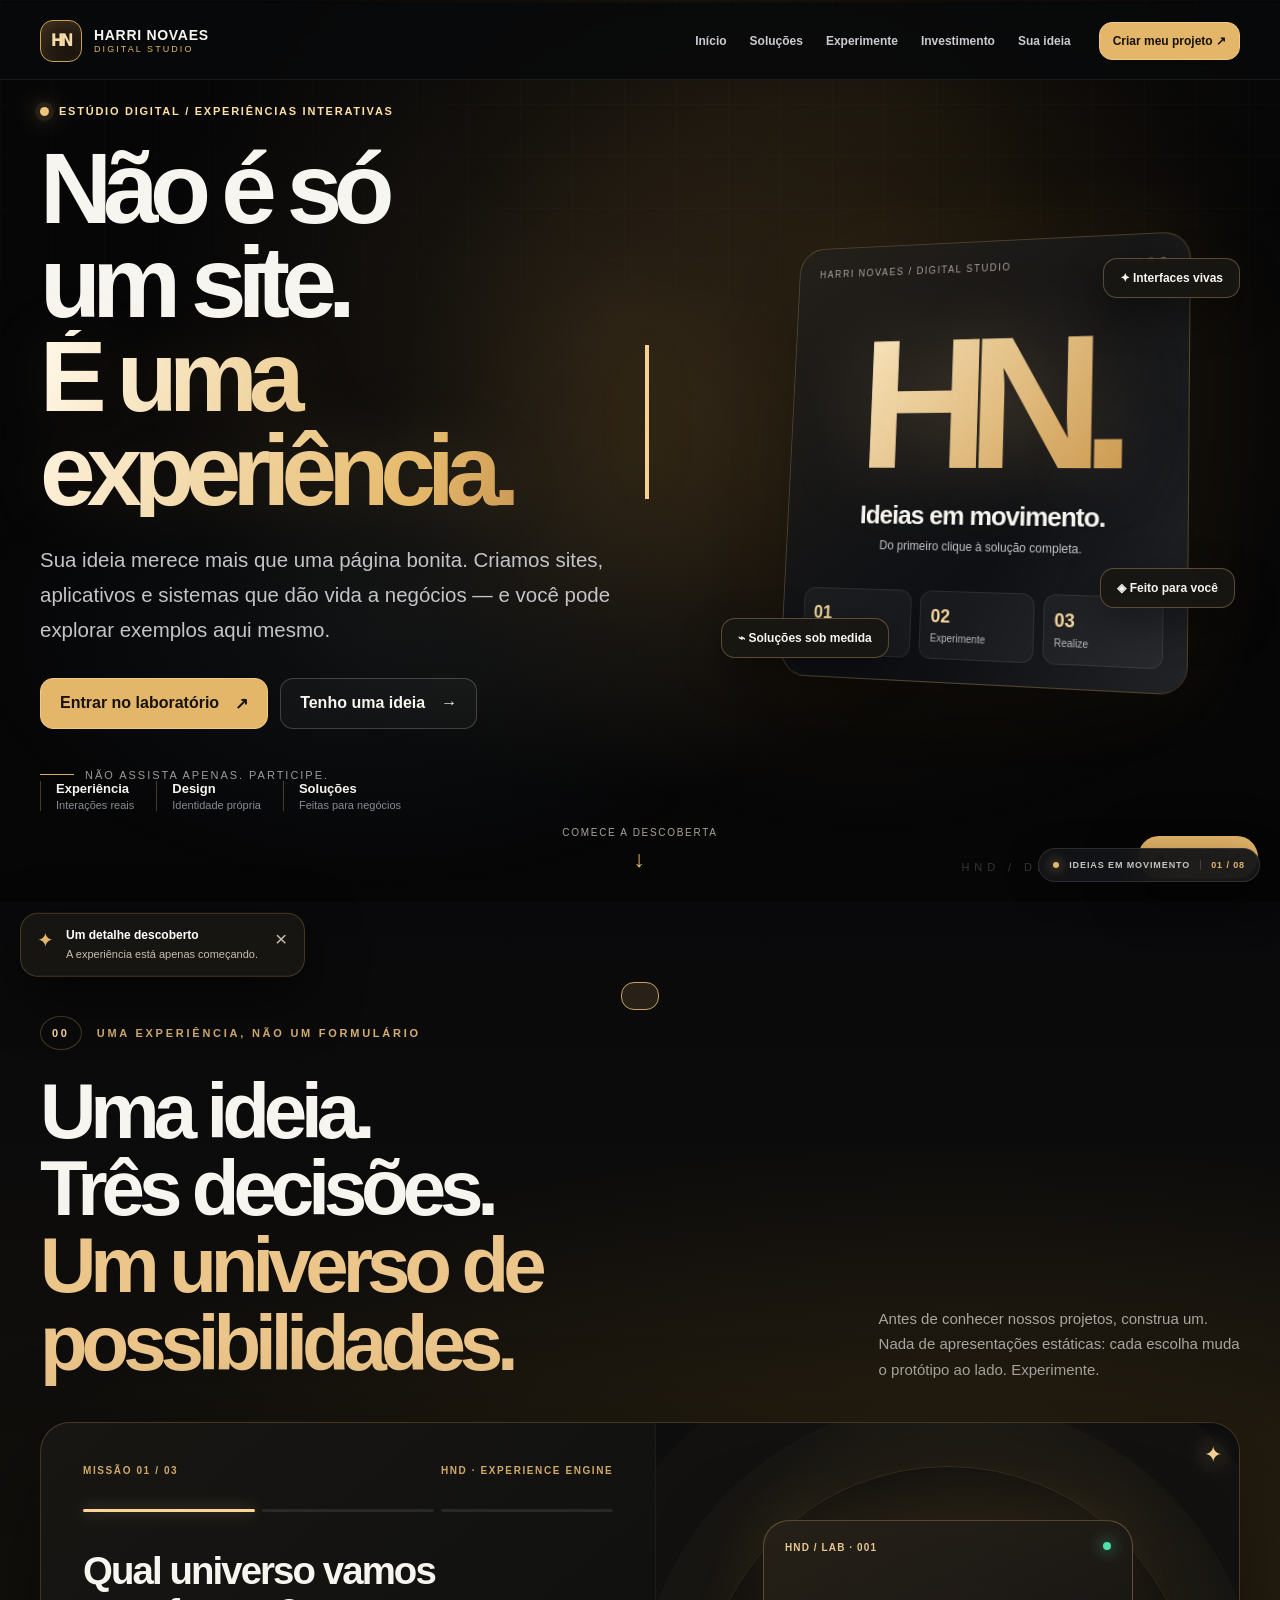
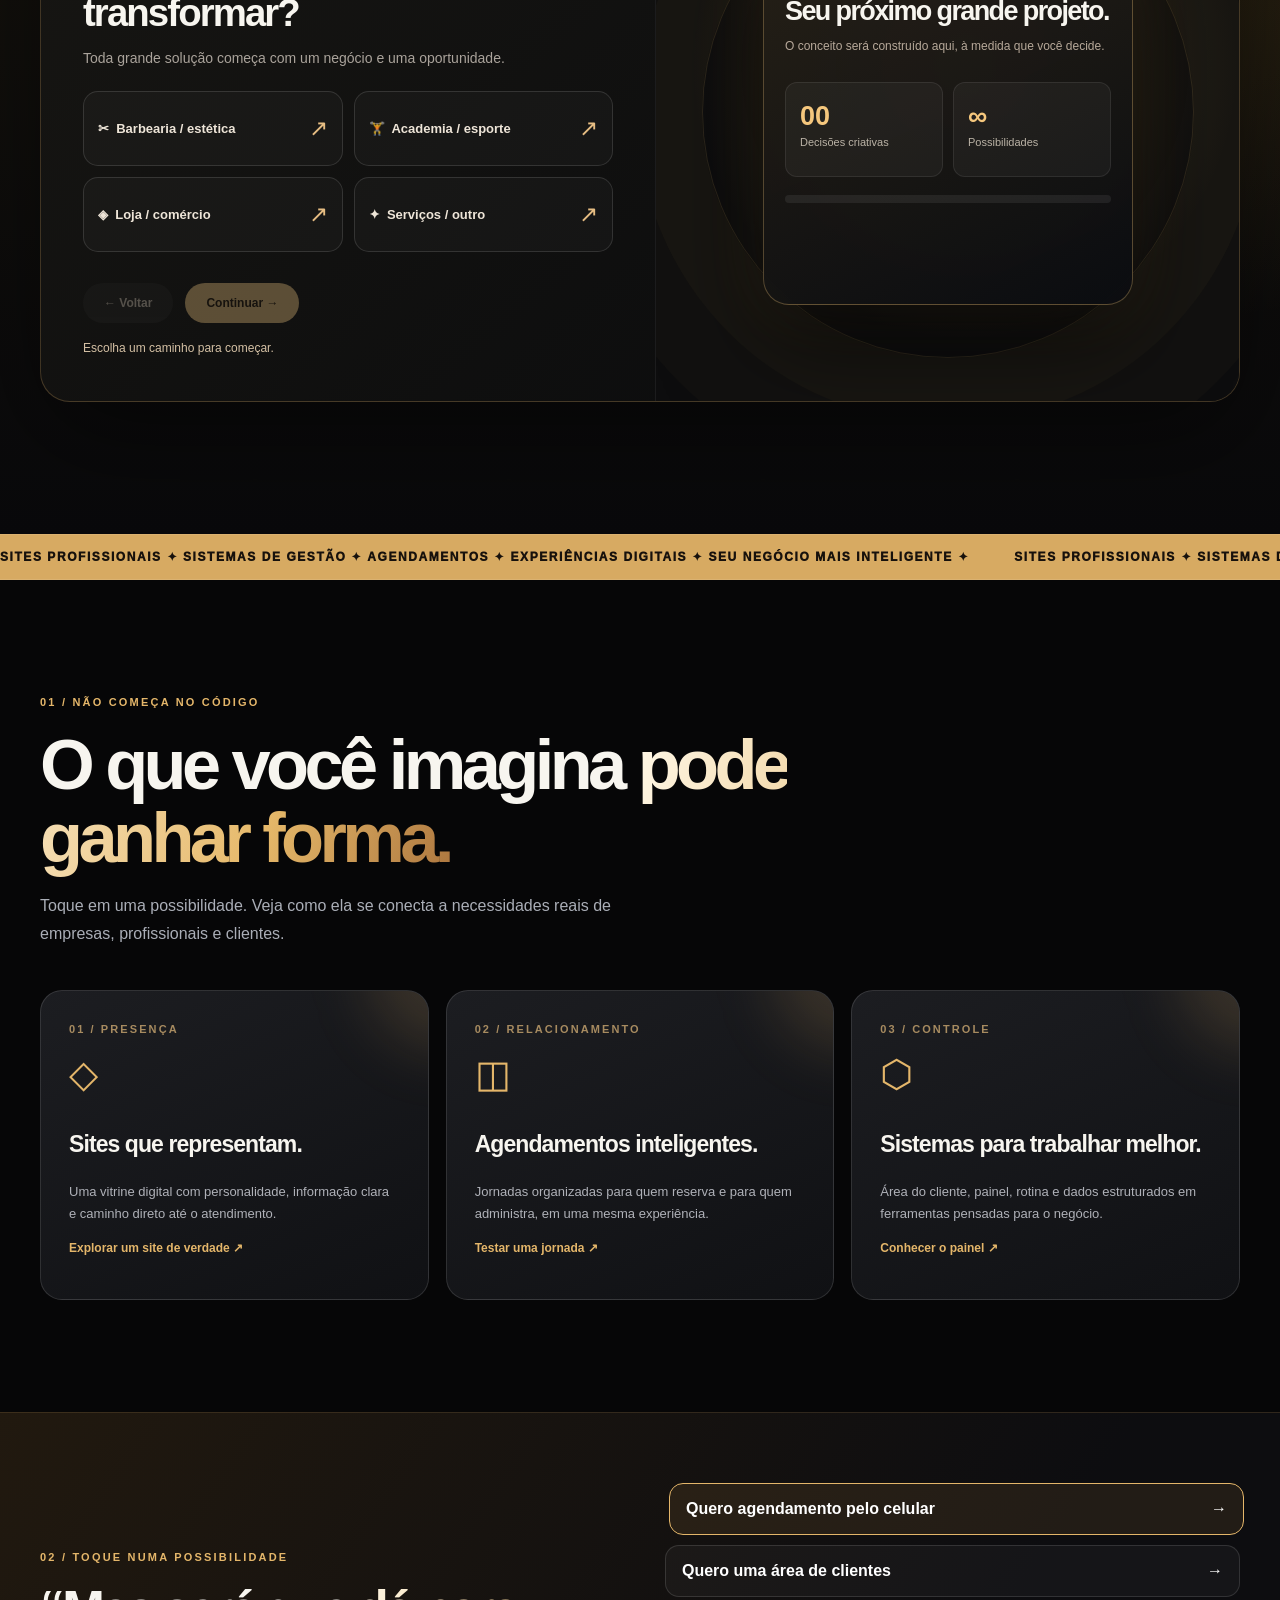
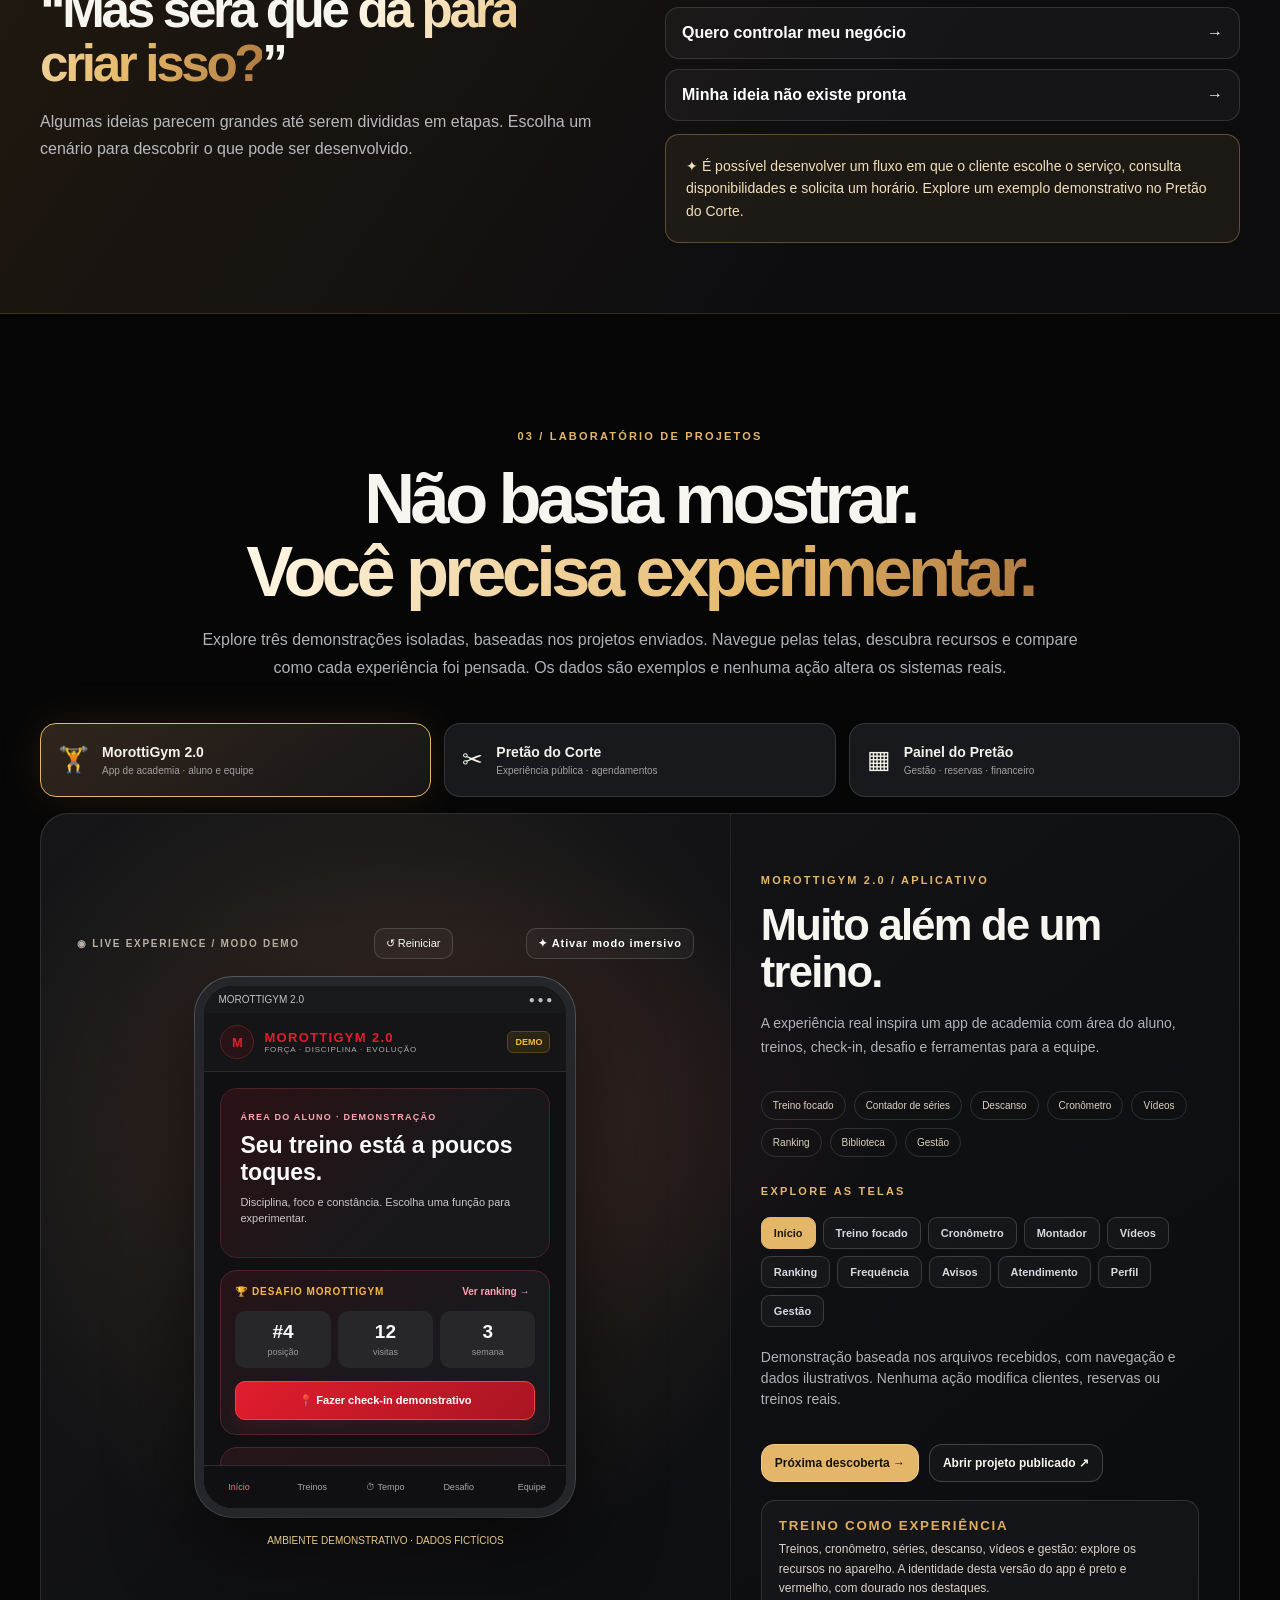
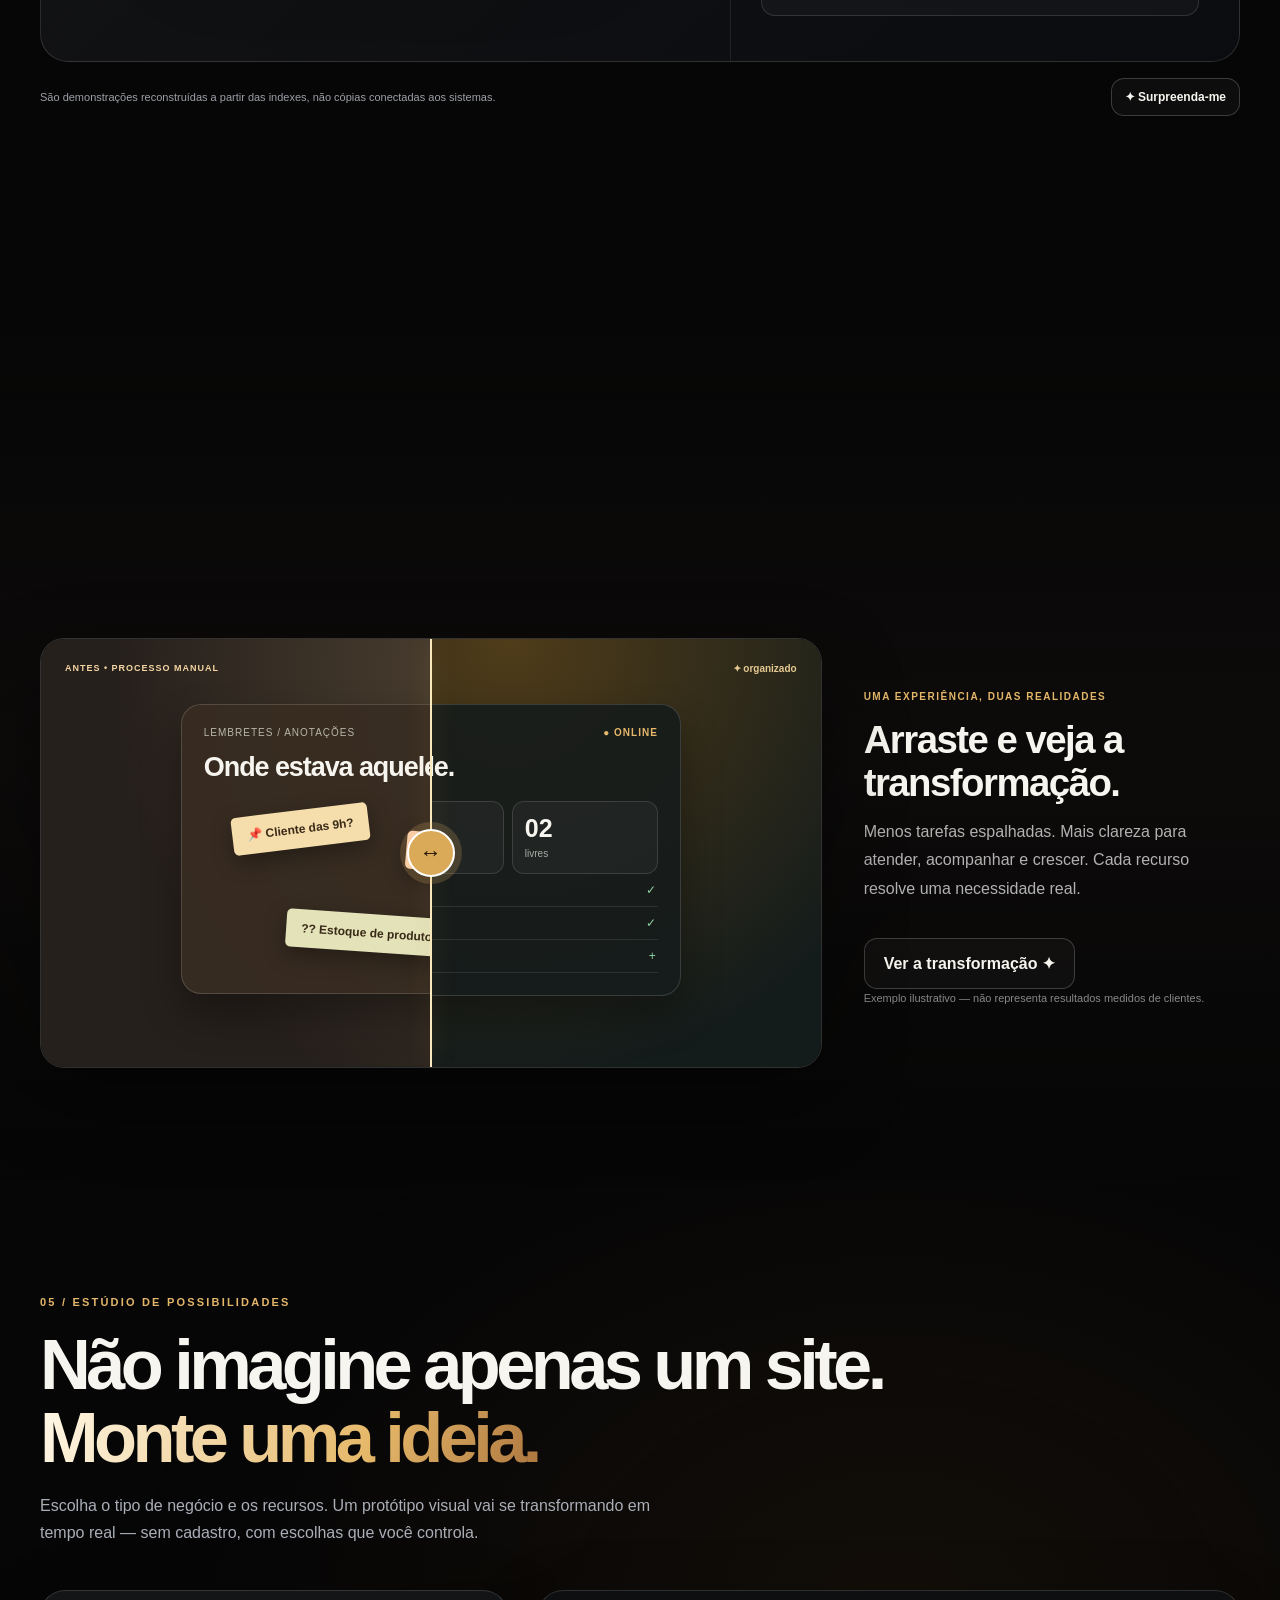
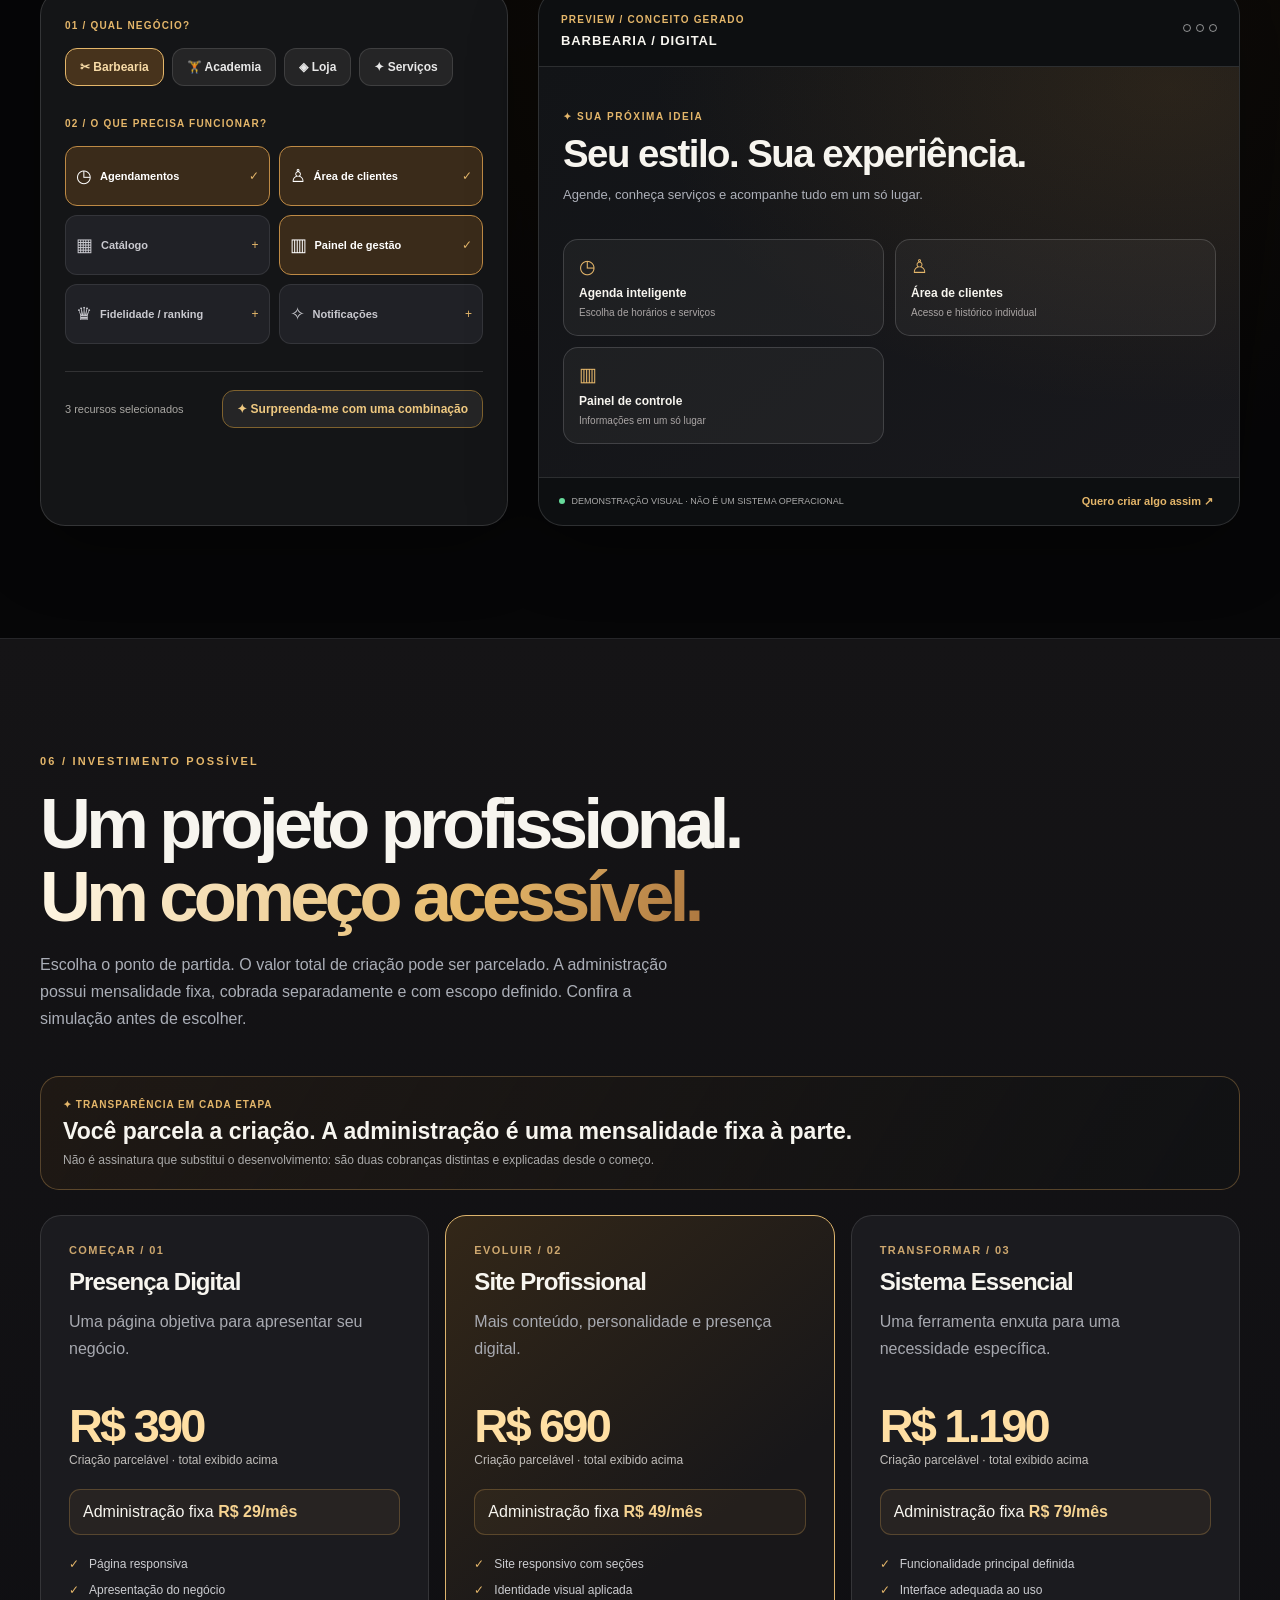
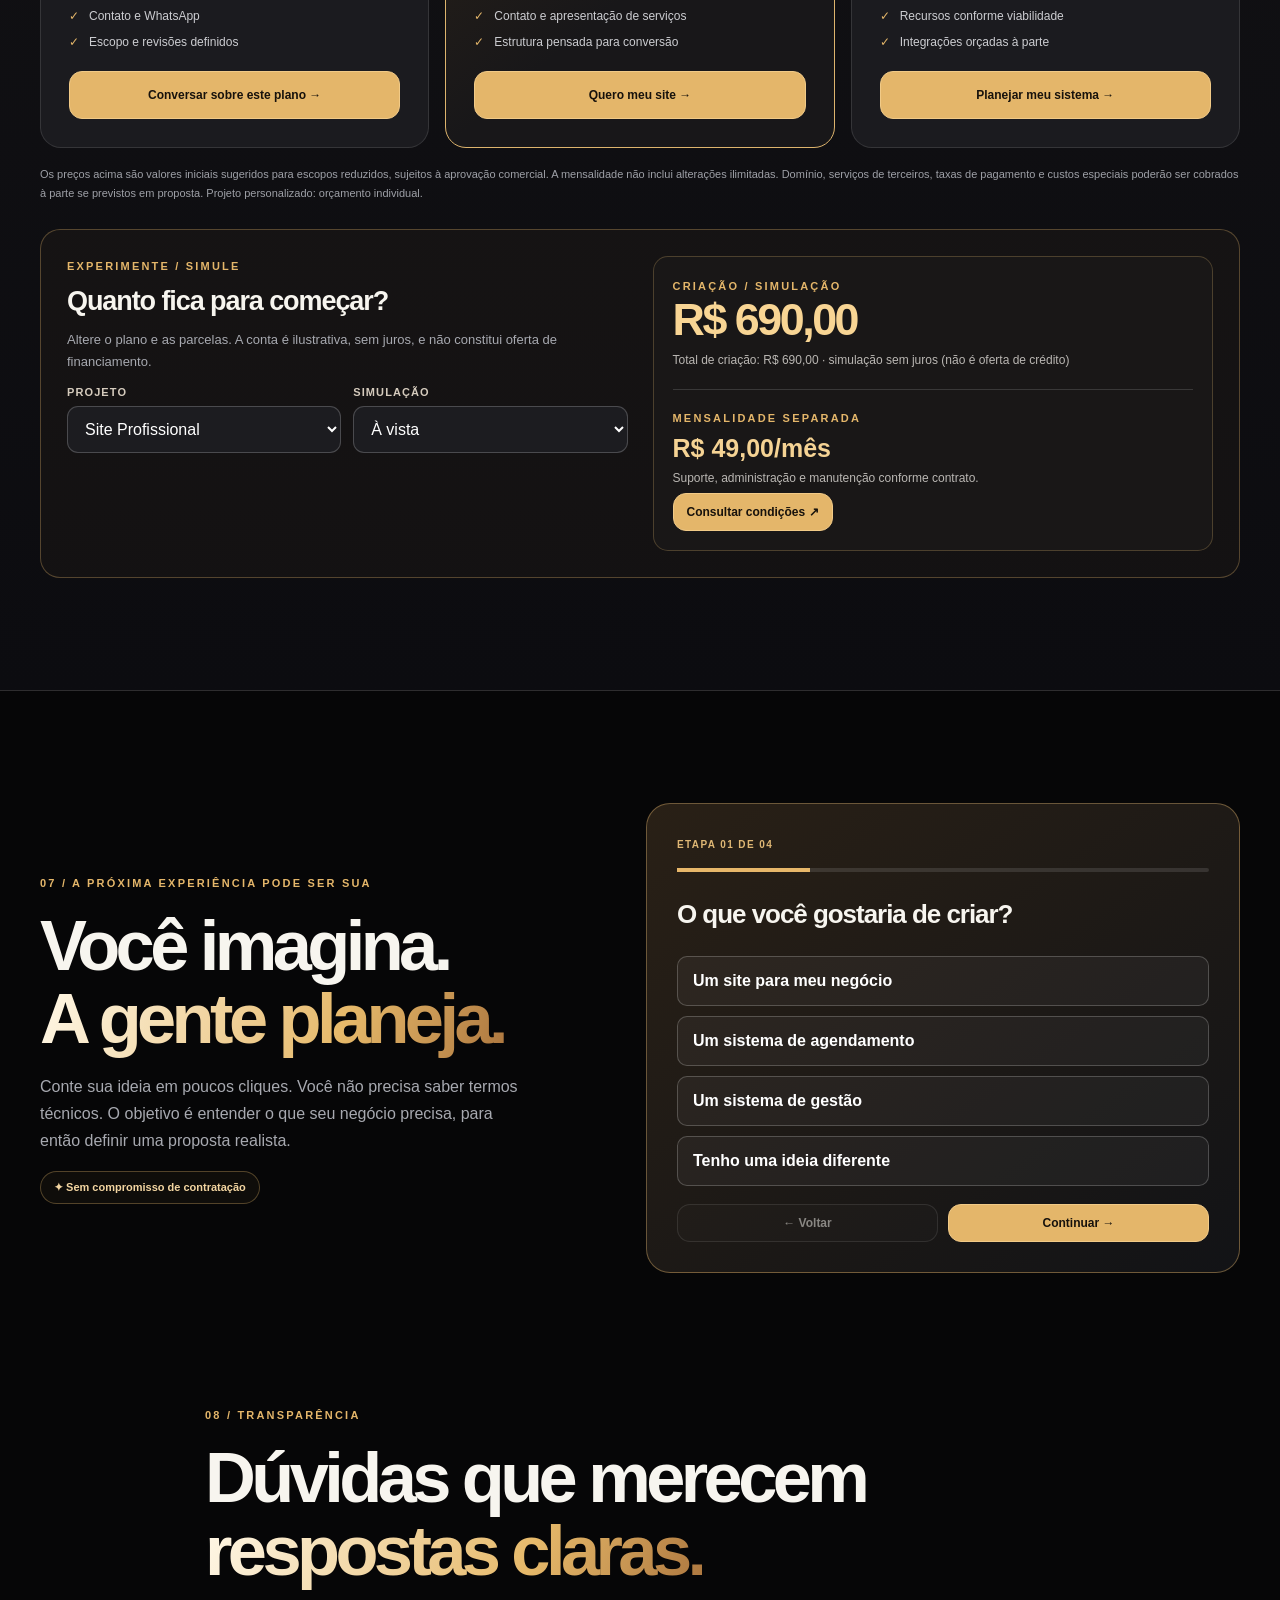
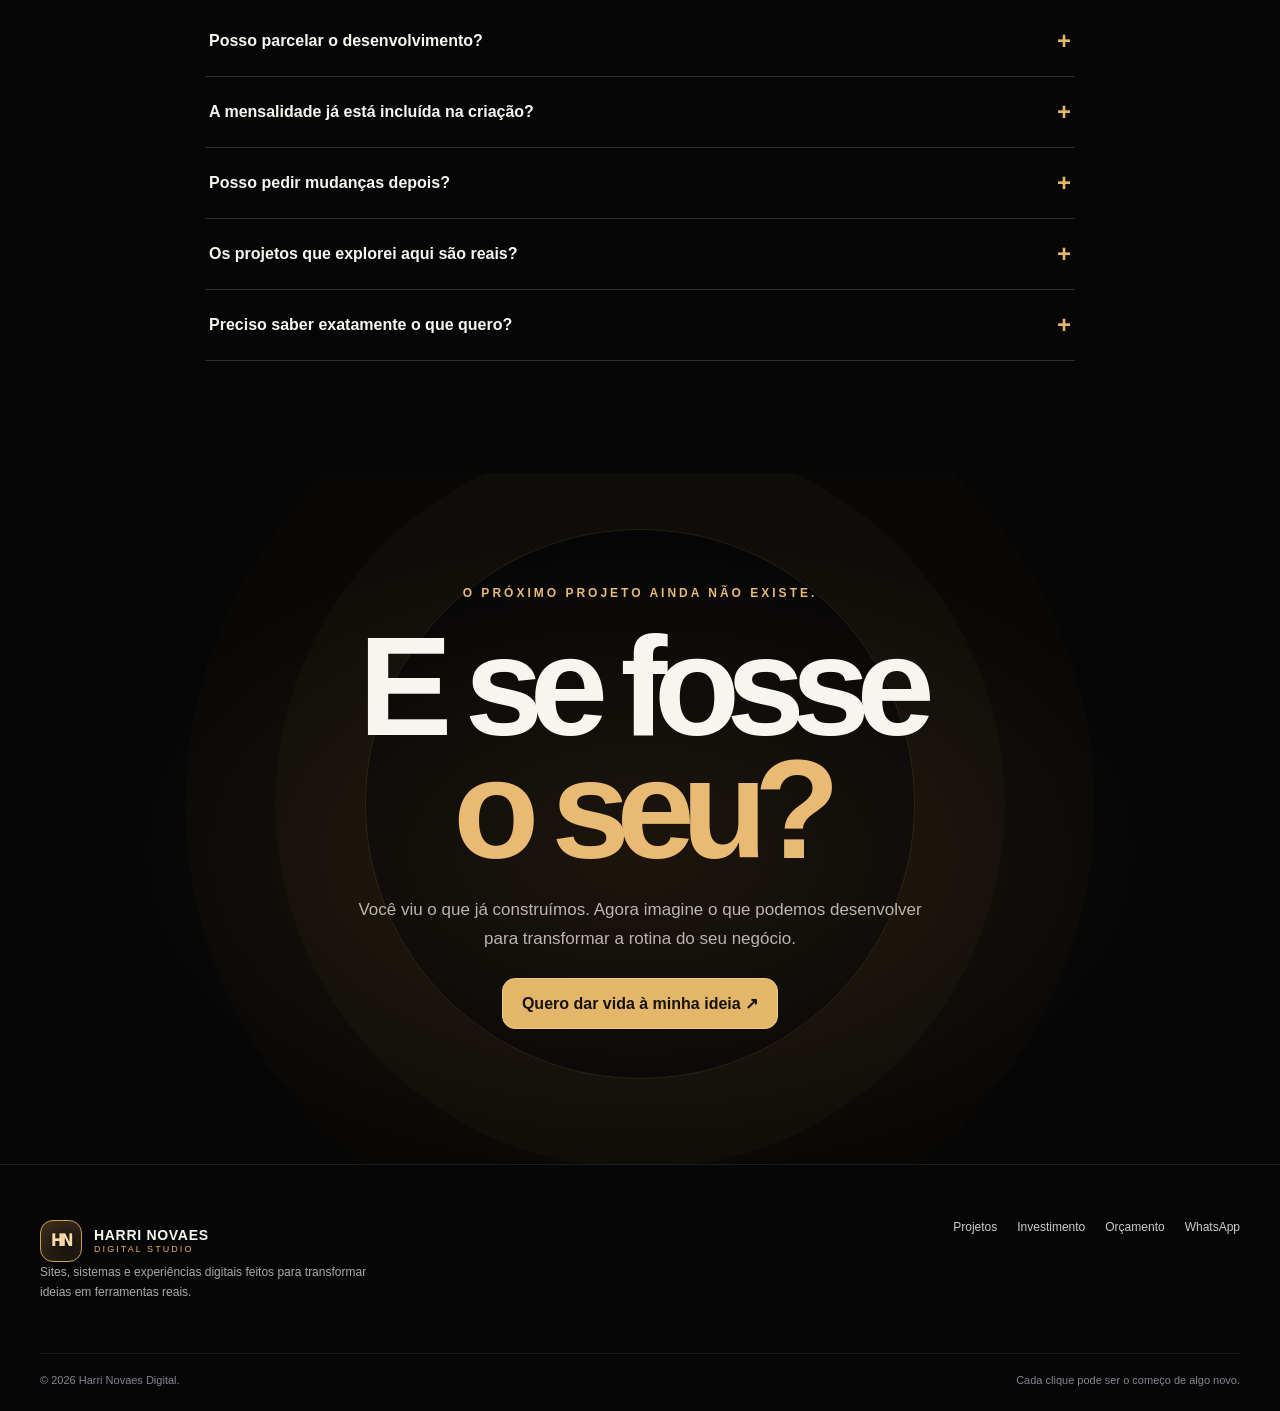
<file: index.html>
<!doctype html>
<html lang="pt-BR">
<head>
<meta charset="utf-8"><meta name="viewport" content="width=device-width,initial-scale=1"><meta name="theme-color" content="#08090b">
<meta name="description" content="Harri Novaes Digital — Sites, aplicativos e sistemas personalizados. Explore demonstrações interativas e descubra o potencial da sua ideia.">
<title>Harri Novaes Digital | Showroom de Sites e Sistemas Interativos</title>
<style>
:root{color-scheme:dark;--bg:#08090b;--card:#141518;--card2:#1a1b20;--line:#ffffff20;--muted:#a7a9b0;--text:#f7f5ef;--gold:#e4b66a;--gold2:#fff0c5;--ease:cubic-bezier(.2,.8,.2,1)}
*{box-sizing:border-box}html{scroll-behavior:smooth;scroll-padding-top:85px}body{margin:0;background:var(--bg);color:var(--text);font-family:Inter,"Segoe UI",Arial,sans-serif;overflow-x:hidden}a{color:inherit;text-decoration:none}button,input,select,textarea{font:inherit}button{cursor:pointer}button:disabled{cursor:not-allowed;opacity:.5}::selection{background:var(--gold);color:#14100a}:focus-visible{outline:2px solid #ffdc94;outline-offset:4px}
#progress{position:fixed;top:0;left:0;width:0;height:3px;background:linear-gradient(90deg,#aa672a,#ffedac);z-index:200;box-shadow:0 0 16px #efc27888}.bgfx{position:fixed;inset:0;pointer-events:none;z-index:-1;background:radial-gradient(ellipse 40% 26% at var(--px,70%) var(--py,12%),#b78c3c12,transparent 90%),linear-gradient(#ffffff04 1px,transparent 1px),linear-gradient(90deg,#ffffff04 1px,transparent 1px);background-size:auto,52px 52px,52px 52px;mask-image:linear-gradient(black,transparent 85%)}.wrap{width:min(1200px,calc(100% - 48px));margin:auto}.muted{color:var(--muted)}.eyebrow{font-size:11px;font-weight:850;letter-spacing:.2em;text-transform:uppercase;color:var(--gold)}.grad{background:linear-gradient(110deg,#fff8e8,#e6b96a 65%,#ad773f);color:transparent;background-clip:text}h1,h2,h3,p{margin-top:0}h1{font-size:clamp(46px,7.8vw,111px);line-height:.99;letter-spacing:-.075em;margin:18px 0 26px}h2{font-size:clamp(36px,5.5vw,74px);line-height:1.04;letter-spacing:-.065em;margin:18px 0}h3{letter-spacing:-.04em}p{line-height:1.7}.btn{display:inline-flex;align-items:center;justify-content:center;gap:16px;background:var(--gold);color:#17120c;border:1px solid #f1ca87;border-radius:13px;padding:15px 19px;font-weight:850;transition:transform .25s,box-shadow .25s,background .25s;min-height:48px}.btn:hover{transform:translateY(-3px);box-shadow:0 12px 37px #e9b56c35}.btn.ghost{background:#ffffff08;border-color:#ffffff32;color:var(--text)}.btn.ghost:hover{background:#ffffff14}.btn.tiny{min-height:38px;padding:9px 13px;font-size:12px}.pill{display:inline-flex;gap:9px;align-items:center;padding:9px 13px;border:1px solid #e4b66a52;border-radius:100px;background:#e4b66a0b;font-size:11px;color:#f3d5a1;font-weight:700}.dot{width:7px;height:7px;border-radius:100%;background:#66d89d;box-shadow:0 0 15px #66d89d}
header{position:fixed;top:3px;left:0;right:0;z-index:100;background:#090a0bdc;backdrop-filter:blur(20px);border-bottom:1px solid #ffffff12}.headerrow{min-height:76px;display:flex;align-items:center;gap:28px}.brand{display:flex;align-items:center;gap:12px;min-width:0}.mark{height:42px;width:42px;border:1px solid #cda058;border-radius:13px;display:grid;place-items:center;font-weight:950;color:#f6dba9;background:linear-gradient(145deg,#362818,#0d0c0b);box-shadow:inset 0 0 18px #d5a4541c;letter-spacing:-.11em}.brandname{display:flex;flex-direction:column;line-height:1.2}.brandname strong{font-size:14px;letter-spacing:.05em}.brandname small{font-size:9px;letter-spacing:.23em;color:var(--gold)}nav{display:flex;align-items:center;gap:23px;margin-left:auto}nav a{font-size:12px;font-weight:750;color:#cacbd0;transition:color .2s}nav a:hover{color:var(--gold)}.headercta{font-size:12px;padding:12px 16px}.hamb{display:none;background:none;border:1px solid #ffffff30;color:white;border-radius:10px;padding:10px 13px}
.hero{position:relative;min-height:100svh;display:grid;align-items:center;padding:130px 0 90px;isolation:isolate}.hero:before{content:"";position:absolute;inset:0;z-index:-1;background:radial-gradient(ellipse 55% 57% at 85% 45%,#bf8b4023,transparent 70%)}.hero-grid{display:grid;grid-template-columns:1.07fr .93fr;gap:7%;align-items:center}.hero p{font-size:clamp(15px,1.6vw,18px);max-width:600px;color:#c4c4c8}.hero-actions{display:flex;gap:12px;flex-wrap:wrap;margin:30px 0 40px}.hero-proof{display:flex;flex-wrap:wrap;gap:22px}.hero-proof span{display:flex;flex-direction:column;gap:3px;border-left:1px solid #cba05955;padding-left:15px}.hero-proof strong{font-size:13px}.hero-proof small{font-size:11px;color:#888b94}.hero-art{position:relative;min-height:500px;display:grid;place-items:center;perspective:1000px}.art-panel{width:min(410px,95%);background:linear-gradient(145deg,#24201a,#0e1014 65%);border:1px solid #d5ae6a4c;border-radius:27px;padding:22px;box-shadow:0 40px 120px #000b,0 0 90px #e3a95313;transform:rotateY(-10deg) rotateX(5deg);animation:float 7s ease-in-out infinite}.art-top{display:flex;justify-content:space-between;align-items:center;font-size:10px;letter-spacing:.16em;color:#a8a0a0}.art-dots{display:flex;gap:5px}.art-dots i{width:7px;height:7px;border-radius:50%;background:#7b6b54}.art-center{margin:48px 0 34px;text-align:center}.art-center .big{font-size:90px;font-weight:900;line-height:1;letter-spacing:-.13em;background:linear-gradient(130deg,#fff2d1,#c48d3d);color:transparent;background-clip:text}.art-center h3{margin:12px 0 5px;font-size:26px}.art-center p{font-size:12px;margin:0}.art-bars{display:grid;grid-template-columns:repeat(3,1fr);gap:9px}.art-bars div{background:#ffffff0b;border:1px solid #ffffff14;border-radius:12px;padding:14px 10px;font-size:10px;color:#b8b8ba}.art-bars b{display:block;font-size:18px;color:#f4d59b;margin-bottom:5px}.float-label{position:absolute;padding:12px 16px;border:1px solid #dfb77855;border-radius:14px;background:#191713ef;backdrop-filter:blur(10px);font-size:12px;font-weight:800;box-shadow:0 15px 35px #0006;animation:float 5s ease-in-out infinite}.float-label.a{top:10%;right:0}.float-label.b{bottom:10%;left:0;animation-delay:-2s}.float-label.c{right:1%;bottom:20%;animation-delay:-1s}@keyframes float{50%{transform:translateY(-13px) rotateY(-7deg) rotateX(3deg)}}.art-panel:hover{animation-play-state:paused}.scrollhint{position:absolute;bottom:28px;left:50%;transform:translateX(-50%);font-size:10px;letter-spacing:.17em;color:#aba39a;text-transform:uppercase}.scrollhint:after{content:"↓";display:block;text-align:center;font-size:23px;margin-top:8px;color:var(--gold)}
.marquee{border-top:1px solid #ffffff19;border-bottom:1px solid #ffffff19;background:#d7aa62;color:#17110c;overflow:hidden}.marquee-track{display:flex;gap:45px;white-space:nowrap;padding:15px 0;font-size:12px;font-weight:950;letter-spacing:.13em;animation:marquee 28s linear infinite;width:max-content}.marquee-track b{font-weight:950}@keyframes marquee{to{transform:translateX(-50%)}}
section.block{padding:112px 0}.sectionhead{max-width:850px;margin-bottom:43px}.sectionhead p{max-width:650px;color:#aaaeb7}.mini-index{font-size:11px;font-weight:900;color:#a78b60;letter-spacing:.19em}.cards3{display:grid;grid-template-columns:repeat(3,1fr);gap:17px}.service{min-height:310px;padding:28px;border:1px solid var(--line);border-radius:22px;background:linear-gradient(155deg,#1c1d21,#101114);position:relative;overflow:hidden;transition:transform .25s,border-color .25s}.service:hover{transform:translateY(-9px);border-color:#c89e5d}.service .icon{font-size:38px;margin:15px 0 35px;color:var(--gold)}.service h3{font-size:23px}.service p{color:#afb1b8;font-size:13px}.service button{border:0;background:none;color:var(--gold);padding:0;font-size:12px;font-weight:850;text-align:left}.service:after{content:"";position:absolute;width:160px;height:160px;right:-100px;top:-100px;border-radius:50%;background:#e4b66a29;filter:blur(30px);transition:.3s}.service:hover:after{right:-40px;top:-40px}
.idea-line{padding:70px 0;background:linear-gradient(125deg,#21190f,#0d0d10 70%);border-block:1px solid #b88d4a34}.idea-grid{display:grid;grid-template-columns:1fr 1fr;align-items:center;gap:50px}.idea-grid h2{font-size:clamp(32px,4vw,57px)}.idea-grid p{color:#b8b9bf}.idea-options{display:grid;gap:10px}.idea-option{background:#ffffff09;border:1px solid #ffffff20;border-radius:14px;padding:16px;display:flex;justify-content:space-between;align-items:center;gap:15px;text-align:left;color:white;font-weight:800;transition:.25s}.idea-option:hover,.idea-option.on{border-color:var(--gold);background:#b88a4120;transform:translateX(4px)}.idea-answer{margin-top:13px;min-height:105px;padding:20px;background:#e4b66a12;border:1px solid #e4b66a55;border-radius:14px;color:#f1dfba;line-height:1.6;font-size:14px}
/* PROJECT STUDIO */
.studio-intro{text-align:center;max-width:900px;margin:0 auto 42px}.studio-intro p{color:#aeb1b8}.studio-tabs{display:grid;grid-template-columns:repeat(3,1fr);gap:13px;margin-bottom:16px}.studio-tab{background:#18191c;border:1px solid #ffffff20;border-radius:16px;padding:20px 17px;color:#f3f1e9;text-align:left;transition:.28s;display:flex;align-items:center;gap:13px}.studio-tab:hover{transform:translateY(-4px);border-color:#dab47777}.studio-tab[aria-selected=true]{background:linear-gradient(145deg,#30251b,#171618);border-color:#e4b66a;box-shadow:0 0 45px #d89c4020}.studio-tab b{display:block;font-size:14px}.studio-tab small{display:block;margin-top:5px;color:#a3a0a2;font-size:10px}.studio-ico{font-size:25px}.stage{border:1px solid #ffffff21;border-radius:28px;background:linear-gradient(140deg,#161618,#0b0c0f);overflow:hidden;position:relative}.stage:before{content:"";position:absolute;inset:0;background:radial-gradient(ellipse 35% 30% at 35% 35%,var(--accent-glow,#d9ae5520),transparent);pointer-events:none}.stage-layout{position:relative;display:grid;grid-template-columns:1.15fr .85fr;gap:0;min-height:670px}.stage-preview{padding:36px;min-width:0;display:flex;flex-direction:column;align-items:center;justify-content:center;gap:18px}.stage-toolbar{width:100%;display:flex;align-items:center;justify-content:space-between;gap:12px}.stage-toolbar span{font-size:10px;color:#b9b1a4;letter-spacing:.17em;font-weight:800}.stage-toolbar button{border:1px solid #ffffff28;background:#ffffff09;color:white;padding:8px 11px;border-radius:10px;font-size:11px}.stage-copy{padding:60px 40px 45px 30px;display:flex;flex-direction:column;justify-content:center;border-left:1px solid #ffffff13}.stage-copy h3{font-size:clamp(30px,3.4vw,51px);line-height:1.08;margin:16px 0}.stage-copy p{font-size:14px;color:#b0b2b8;max-width:420px}.featurechips{display:flex;gap:8px;flex-wrap:wrap;margin:18px 0 28px}.featurechips span{border:1px solid #ffffff22;border-radius:100px;padding:8px 11px;font-size:10px;color:#ddd2bd}.stage-note{font-size:11px;color:#979ba5;line-height:1.5}.stage-nav{display:flex;flex-wrap:wrap;gap:7px;margin:20px 0}.stage-nav button{border:1px solid #ffffff29;border-radius:9px;padding:9px 12px;background:#ffffff08;color:#d7d8df;font-size:11px;font-weight:800}.stage-nav button.on{background:var(--gold);color:#21190c;border-color:var(--gold)}.device{width:100%;max-width:380px;height:540px;border:9px solid #252629;border-radius:38px;background:#101113;overflow:hidden;box-shadow:0 30px 80px #000a,0 0 0 1px #626367;position:relative;transition:max-width .35s,border-radius .35s}.device.wide{max-width:740px;height:510px;border-radius:19px;border-width:6px}.devicebar{height:27px;background:#17191b;color:#c1c1c2;display:flex;align-items:center;justify-content:space-between;padding:0 14px;font-size:10px}.device.wide .devicebar{height:27px}.screen{height:calc(100% - 27px);overflow:auto;overscroll-behavior:contain;scrollbar-width:thin;scrollbar-color:#696969 #1c1c1c}.device.wide .screen{height:calc(100% - 27px)}.demo-notice{font-size:10px;color:#e9c888;text-align:center}.studio-footer{display:flex;justify-content:space-between;align-items:center;gap:18px;margin-top:16px;color:#9da0a7;font-size:11px;flex-wrap:wrap}
/* GYM embedded styles */
.gym{background:#111113;color:#f7f7fa;min-height:100%;font-size:13px}.gym-head{position:sticky;top:0;background:#18181b;padding:12px 16px;display:flex;align-items:center;gap:10px;border-bottom:1px solid #343438;z-index:2}.gym-logo{width:34px;height:34px;background:#3b1016;color:#f95b69;border:1px solid #73303b;display:grid;place-items:center;border-radius:50%;font-weight:900}.gym-head b{letter-spacing:.1em;color:#ff4455}.gym-head small{display:block;letter-spacing:.1em;font-size:8px;color:#aaa}.gym-body{padding:16px}.gym-hero{background:linear-gradient(135deg,#37141b,#1b1b20);border:1px solid #5b252e;border-radius:17px;padding:19px;margin-bottom:12px}.gym-hero small{color:#ff9ea8;font-size:9px;letter-spacing:.14em;font-weight:900}.gym-hero h4{font-size:23px;margin:9px 0}.gym-hero p{font-size:11px;line-height:1.45;color:#cac6ca}.gym-challenge{background:#24171c;border:1px solid #72313b;padding:14px;border-radius:16px;margin:10px 0}.gym-row{display:flex;justify-content:space-between;align-items:center;gap:12px}.gym-k{color:#f5b942;font-weight:900;font-size:10px;letter-spacing:.09em}.gym-stats{display:grid;grid-template-columns:repeat(3,1fr);gap:7px;margin:13px 0}.gym-stat{background:#29282d;border-radius:10px;padding:10px 5px;text-align:center}.gym-stat b{display:block;font-size:19px}.gym-stat small{color:#999;font-size:9px}.gym-btn{background:#df2238;color:#fff;border:0;border-radius:10px;padding:12px;width:100%;font-weight:900;font-size:11px}.gym-btn.alt{background:#382024;border:1px solid #9a3944}.gym-quick{display:grid;grid-template-columns:repeat(2,1fr);gap:9px}.gym-tile{padding:14px;background:#242429;border:1px solid #3b3b41;border-radius:12px;text-align:left;color:#fff;min-height:78px;font-size:12px;font-weight:850}.gym-tile small{display:block;color:#9c9ca4;margin-top:7px;font-size:9px}.gym-list{background:#232328;padding:14px;margin:8px 0;border-radius:13px;border:1px solid #36363c}.gym-list b{display:block;margin-bottom:5px}.gym-list small{color:#a9a9b0;font-size:10px}.gym-heading{color:#f26774;font-size:10px;font-weight:900;letter-spacing:.14em}.gym-tabs{display:flex;gap:6px;margin:12px 0}.gym-tabs button{flex:1;background:#29292e;border:1px solid #3f3f47;color:#e3e3e4;border-radius:9px;padding:9px 5px;font-size:10px}.gym-tabs button.on{background:#7d1d2e;border-color:#cb334b}.gym-search{width:100%;padding:12px;background:#28282d;border:1px solid #44444b;border-radius:10px;color:#fff;margin:10px 0}.gym-bottom{display:flex;justify-content:space-around;background:#18181b;padding:11px 0;position:sticky;bottom:0;border-top:1px solid #3b3b3e}.gym-bottom button{font-size:10px;color:#a6a6aa;border:0;background:none}.gym-bottom button.on{color:#fb6e80}
/* SHOP embedded styles */
.shop{background:#0b0b0b;color:#fff7e8;min-height:100%;font-size:12px}.shop-head{padding:17px;background:#0e0d0c;border-bottom:1px solid #5b452f;display:flex;justify-content:space-between;align-items:center;gap:10px}.shop-logo{font-weight:950;letter-spacing:.08em;color:#f2c46e}.shop-head button{background:#eeb75e;border:0;border-radius:8px;color:#15100a;padding:9px;font-size:10px;font-weight:900}.shop-body{padding:18px}.shop-hero{padding:28px 16px;background:radial-gradient(circle at 80% 0,#4b2b13,#17120e 55%,#0a0a0a);border:1px solid #5b4125;border-radius:17px;margin-bottom:15px}.shop-hero small{color:#dba34b;letter-spacing:.13em;font-size:9px;font-weight:800}.shop-hero h4{font-size:36px;line-height:1.05;margin:18px 0}.shop-hero em{color:#f6cc80;font-style:normal}.shop-hero p{color:#b6ada3;font-size:11px}.shop-btn{background:linear-gradient(90deg,#ffe19e,#d59635);border:0;color:#1b1308;padding:11px 13px;border-radius:9px;font-weight:900;font-size:10px}.shop-btn.secondary{background:#33291e;color:#f8d295;border:1px solid #705334}.shop-panel{border:1px solid #514333;background:#1a1714;border-radius:13px;padding:15px;margin:9px 0}.shop-panel b{font-size:14px}.shop-panel p{font-size:10px;color:#c2b5a5;margin:7px 0}.shop-h{color:#e4b468;font-size:10px;font-weight:900;letter-spacing:.14em;margin:16px 0 9px}.shop-steps{display:flex;gap:6px;flex-wrap:wrap;margin:12px 0}.shop-steps span{font-size:9px;padding:7px;background:#26211c;border:1px solid #5b4834;border-radius:7px}.shop-steps span.on{background:#e1af5b;color:#201709}.shop-options{display:grid;grid-template-columns:repeat(2,1fr);gap:8px}.shop-options button{padding:13px 9px;border-radius:10px;background:#27221e;border:1px solid #594532;color:white;font-size:10px}.shop-options button.on{background:#61411f;border-color:#f6c778}.shop-input{width:100%;padding:11px;background:#28231f;border:1px solid #5a4836;color:white;border-radius:8px;margin:7px 0}.shop-mini-nav{display:flex;justify-content:space-around;background:#16120e;border-top:1px solid #6b4b2a;padding:13px 5px;position:sticky;bottom:0}.shop-mini-nav button{background:none;border:0;color:#e0c299;font-size:10px}.shop-grid{display:grid;grid-template-columns:repeat(2,1fr);gap:8px}.product-demo{background:#211b16;border:1px solid #59432c;border-radius:12px;overflow:hidden}.product-demo .pic{height:75px;background:linear-gradient(135deg,#4a3825,#16110d);display:grid;place-items:center;font-size:31px}.product-demo .descr{padding:10px;font-size:11px}.product-demo small{display:block;color:#b5a89b;font-size:9px}
/* ADMIN embedded styles */
.adm{--am:#543b29;--ab:#f6f0e8;--al:#e4d8c9;color:#2e241b;background:#faf7f2;display:flex;min-height:100%;font-size:12px}.adm-side{background:#291e17;color:#fff7eb;width:150px;flex-shrink:0;padding:15px 9px}.adm-side b{color:#d8ad73;font-size:13px}.adm-side small{display:block;color:#c0ac98;font-size:9px;margin:8px 0 19px}.adm-side button{display:block;width:100%;padding:10px 7px;margin:4px 0;background:transparent;border:0;border-radius:7px;text-align:left;color:#decfc0;font-size:10px}.adm-side button.on{background:#7d5738;color:white}.adm-main{flex:1;padding:20px;min-width:0}.adm-main .ak{font-size:9px;letter-spacing:.15em;font-weight:900;color:#a27b55}.adm-main h4{font-size:22px;margin:7px 0 17px}.adm-stats{display:grid;grid-template-columns:repeat(3,1fr);gap:8px}.adm-stat{background:white;border:1px solid #e3d8ce;border-radius:10px;padding:12px 7px}.adm-stat small{display:block;color:#8b7d6e;font-size:9px}.adm-stat b{font-size:18px;color:#503a29}.adm-panel{padding:14px;background:#fff;border:1px solid #e5d8cd;border-radius:12px;margin-top:11px}.adm-panel h5{font-size:12px;margin:0 0 10px}.adm-row{display:flex;justify-content:space-between;gap:8px;border-top:1px solid #f0e8e0;padding:11px 0;font-size:10px}.adm-row small{display:block;color:#908276}.adm-tag{color:#684c31;background:#f5ebdf;border-radius:100px;padding:5px 7px;font-size:9px}.adm-bars{height:92px;display:flex;align-items:end;gap:7px;padding-top:10px}.adm-bars i{flex:1;border-radius:5px 5px 0 0;background:linear-gradient(#b78a59,#4a3220)}.adm-action{color:#fff;background:#573d2b;border:0;padding:9px 12px;border-radius:8px;margin-top:12px;font-size:10px}.adm-mobilemenu{display:none}
/* PRICING */
.pricing{background:linear-gradient(#151416,#0c0c10);border-block:1px solid #ffffff1b}.plans{display:grid;grid-template-columns:repeat(3,1fr);gap:16px}.plan{padding:28px;background:#1b1b1f;border:1px solid #ffffff1d;border-radius:21px;display:flex;flex-direction:column;min-height:460px;transition:.25s}.plan:hover{transform:translateY(-6px);border-color:#c99f64}.plan.featured{border-color:#ddb46d;background:linear-gradient(140deg,#332718,#181719 62%)}.plan small{font-size:11px;color:#cda76e;letter-spacing:.13em;font-weight:850}.plan h3{font-size:24px;margin:12px 0}.plan .price{font-size:47px;font-weight:900;letter-spacing:-.06em;color:#ffdfa3;margin:20px 0 0}.plan .install{font-size:12px;color:#c0bdba}.plan .recurring{padding:13px;border:1px solid #b98d4b55;background:#d4a15110;border-radius:11px;margin:22px 0}.plan .recurring b{color:#f6d391}.plan ul{list-style:none;padding:0;margin:0 0 22px;display:grid;gap:12px;flex:1}.plan li{font-size:12px;color:#cccdd1}.plan li:before{content:"✓";color:var(--gold);margin-right:10px}.plan .btn{width:100%;font-size:12px}.fine{font-size:11px;color:#9ea0a7;line-height:1.7}.calculator{margin-top:27px;border:1px solid #e1b56d50;border-radius:20px;padding:26px;display:grid;grid-template-columns:1fr 1fr;gap:25px;background:#e4b66a08}.calculator label,.brief label{display:block;color:#d5cbbd;font-size:11px;letter-spacing:.1em;font-weight:850;margin-bottom:8px;text-transform:uppercase}select,input,textarea{color:#fff;background:#1c1c20;border:1px solid #ffffff34;border-radius:11px;padding:13px;width:100%;outline:none}select:focus,input:focus,textarea:focus{border-color:var(--gold)}.calc-row{display:grid;grid-template-columns:1fr 1fr;gap:12px}.result{border-radius:15px;padding:19px;background:#191717;border:1px solid #d5ae6945}.result .big{font-size:clamp(28px,3.5vw,48px);font-weight:900;color:#f8d594;letter-spacing:-.055em}.result p{margin:5px 0;font-size:12px;color:#bab7b3}
/* BRIEF */
.brief-wrap{display:grid;grid-template-columns:.9fr 1.1fr;gap:10%;align-items:center}.briefpanel{padding:30px;background:linear-gradient(145deg,#292016,#121316);border:1px solid #d3a86670;border-radius:24px}.briefpanel h3{font-size:26px}.brief-step{font-size:10px;color:#dfb774;letter-spacing:.14em;font-weight:900}.brief-progress{height:4px;background:#ffffff1d;margin:16px 0 27px;border-radius:5px}.brief-progress i{display:block;height:100%;width:25%;background:#e7b76a;transition:width .3s}.brief-options{display:grid;gap:10px;margin:18px 0}.brief-options button{padding:15px;border:1px solid #ffffff35;border-radius:10px;background:#ffffff0b;color:white;text-align:left;font-weight:750}.brief-options button:hover,.brief-options button.on{border-color:#f1c176;background:#b3833d30}.brief-controls{display:flex;justify-content:space-between;gap:10px;margin-top:18px}.brief-controls button{min-width:105px}.briefpanel textarea{min-height:110px;resize:vertical}.briefpanel .btn{width:100%}.faq{max-width:870px;margin:0 auto}.faq details{padding:21px 4px;border-bottom:1px solid #ffffff29}.faq summary{list-style:none;cursor:pointer;display:flex;justify-content:space-between;align-items:center;gap:15px;font-weight:800}.faq summary::-webkit-details-marker{display:none}.faq summary:after{content:"+";font-size:24px;color:var(--gold)}.faq details[open] summary:after{content:"−"}.faq details p{color:#aeb1b8;margin:14px 0 0;font-size:14px}footer{padding:55px 0 25px;background:#060607;border-top:1px solid #ffffff18}.footer-grid{display:flex;justify-content:space-between;gap:25px;flex-wrap:wrap}.footer-grid p{font-size:12px;color:#aaa;max-width:350px}.footer-links{display:flex;gap:20px;flex-wrap:wrap;font-size:12px;color:#ccc}.footer-bottom{border-top:1px solid #ffffff16;margin-top:38px;padding-top:20px;font-size:11px;color:#85868d;display:flex;justify-content:space-between;flex-wrap:wrap;gap:10px}.floatwa{position:fixed;bottom:22px;right:22px;background:#e3b469;color:#17110b;border-radius:100px;padding:14px 17px;z-index:90;font-size:12px;font-weight:900;box-shadow:0 15px 50px #0009}.toast{position:fixed;left:50%;bottom:20px;transform:translate(-50%,130px);background:#282118;border:1px solid #c9a265;color:#fff0d2;padding:13px 18px;border-radius:13px;font-size:12px;z-index:201;transition:.35s;max-width:min(500px,90vw);text-align:center;pointer-events:none}.toast.show{transform:translate(-50%,0)}.reveal{opacity:0;transform:translateY(28px);transition:opacity .8s var(--ease),transform .8s var(--ease)}.reveal.seen{opacity:1;transform:none}.overlay{position:fixed;inset:0;background:#000b;backdrop-filter:blur(12px);z-index:180;display:none;place-items:center;padding:20px}.overlay.open{display:grid}.modal{position:relative;width:min(610px,100%);background:#1c1a18;border:1px solid #c79d5d;border-radius:22px;padding:30px}.modal h3{font-size:28px}.modal p{color:#bbb;font-size:14px}.modal .close{position:absolute;right:14px;top:12px;background:#ffffff12;border:1px solid #ffffff24;color:white;border-radius:9px;padding:8px 11px}.command{width:100%;border-radius:12px;margin:5px 0;background:#29241f;color:#f5ddae;border:1px solid #8d704e;padding:12px;text-align:left}
@media(max-width:1100px){nav{gap:13px}.stage-layout{grid-template-columns:1fr}.stage-copy{border-left:0;border-top:1px solid #ffffff19;padding:35px}.stage-preview{padding:20px}.device.wide{max-width:850px}.hero-grid{gap:3%}.plans{grid-template-columns:repeat(3,1fr)}}
@media(max-width:780px){.wrap{width:min(100% - 32px,1200px)}nav{display:none;position:absolute;top:74px;left:0;right:0;background:#0b0b0e;border-bottom:1px solid #ffffff30;padding:20px;flex-direction:column;align-items:stretch;gap:20px}nav.open{display:flex}.hamb{display:block;margin-left:auto}.headercta{display:none}.hero{min-height:auto;padding:140px 0 95px}.hero-grid,.idea-grid,.brief-wrap,.calculator{grid-template-columns:1fr}.hero-art{min-height:390px}.art-panel{width:85%;transform:none;animation:none}.float-label{font-size:10px}.cards3,.plans{grid-template-columns:1fr}.studio-tabs{grid-template-columns:1fr}.studio-tab{padding:14px}.stage-layout{min-height:0}.stage-preview{padding:13px}.stage-copy{padding:27px 20px}.device{height:510px}.device.wide{height:455px;border-radius:12px}.adm-side{width:105px}.adm-side b{font-size:10px}.adm-side button{font-size:9px}.adm-main{padding:10px}.adm-stats{grid-template-columns:repeat(2,1fr)}.adm-stat b{font-size:14px}.hero-proof{gap:13px}.hero-proof span{max-width:30%}.btn{padding:13px 15px}section.block{padding:76px 0}.calculator{gap:18px}.floatwa{bottom:10px;right:10px}}
@media(max-width:390px){.device{height:480px;border-width:6px;border-radius:23px}.device.wide{height:410px}.adm-side{width:87px;padding:9px 4px}.adm-side button{font-size:8px}.adm-main{padding:8px}.adm-panel{padding:9px}.shop-body,.gym-body{padding:10px}.hero-art{min-height:310px}.art-center .big{font-size:68px}}
@media(prefers-reduced-motion:reduce){*,*:before,*:after{scroll-behavior:auto!important;animation:none!important;transition:none!important}.reveal{opacity:1;transform:none}}

/* Vídeos dos exercícios — reprodução em modal sem sair da demonstração */
.gym-video-actions{display:flex;gap:8px;align-items:center;flex-wrap:wrap;margin-top:9px}
.gym-video-btn{border:1px solid #a44d58;border-radius:9px;background:#3a1d24;color:#ffe1e5;padding:9px 12px;font-size:10px;font-weight:850}
.gym-video-btn:hover{background:#622636;border-color:#f36d80}
.gym-video-btn:focus-visible{outline:2px solid #fff;outline-offset:3px}
.video-demo-card{width:min(640px,100%);background:#141416;border:1px solid #883844;border-radius:20px;padding:18px;position:relative;box-shadow:0 28px 95px #000b}
.video-demo-head{padding:5px 38px 15px 5px}.video-demo-head small{color:#ff8594;font-size:10px;font-weight:900;letter-spacing:.12em}.video-demo-head h3{margin:7px 0 0;font-size:21px}
.video-demo-player{background:#070708;border:1px solid #38383d;border-radius:13px;min-height:200px;display:grid;place-items:center;overflow:hidden}
.video-demo-player iframe,.video-demo-player video{display:block;width:100%;aspect-ratio:16/9;max-height:65vh;border:0;background:#000}
.video-demo-empty{padding:30px 22px;text-align:center;max-width:460px}.video-demo-empty strong{display:block;font-size:16px;margin:8px 0}.video-demo-empty p{font-size:12px;line-height:1.6;color:#b6b6bc}.video-demo-hint{color:#aeb0b8;font-size:11px;line-height:1.5;margin:13px 4px 2px}
@media(max-width:560px){.video-demo-card{padding:13px}.video-demo-player{min-height:180px}.video-demo-head h3{font-size:18px}}

/* MorottiGym 2.0 — paleta extraída da index original: #09090b, #151518, #202024, #e11d2e, #f5b942 */
.gym{--mg-red:#e11d2e;--mg-gold:#f5b942;background:#101012;color:#fafafa}
.gym-head{background:#151518;border-color:#2b2b30}.gym-head b{color:#e11d2e}.gym-logo{background:#271216;color:#e11d2e;border-color:#5c2028}
.gym-demo-tag{font-size:9px;color:#f5b942;border:1px solid #5a4720;background:#2b2518;padding:5px 7px;border-radius:6px;margin-left:auto;font-weight:900}
.gym-hero{background:linear-gradient(135deg,#2b1115,#18181b 62%);border-color:#482126}.gym-hero small{color:#fda4af}.gym-challenge{background:linear-gradient(145deg,#261317,#19191d 62%);border-color:#51242b}.gym-stat{background:#27272a}.gym-btn{background:linear-gradient(135deg,#e11d2e,#a91522);border:1px solid #ef4444;box-shadow:0 8px 16px #e11d2e22}.gym-btn.alt{background:#29292e;border-color:#3a3a40;color:#fff;box-shadow:none}.gym-tile{background:linear-gradient(145deg,#242428,#1b1b1f);border-color:#303036;border-radius:17px}.gym-tile.gold{border-color:#5a4720;background:linear-gradient(145deg,#2b2518,#1b1b1f)}.gym-heading{color:#e11d2e}.gym-list{background:#1d1d21;border-color:#303036}.gym-tabs button.on{background:#3b171c;border-color:#7f2631;color:#fecdd3}.gym-bottom{background:#101012;border-color:#2e2e33;gap:4px}.gym-bottom button{flex:1;padding:5px 0;font-size:9px}.gym-bottom button.on{color:#fb7185}.gym-sub{font-size:11px;color:#a1a1aa;line-height:1.55;margin:9px 0 15px}
.gym-chrono,.gym-focus{margin:12px 0;padding:17px;background:linear-gradient(145deg,#251518,#17171b);border:1px solid #51242b;border-radius:17px}.gym-chrono>strong{display:block;text-align:center;font-size:clamp(29px,5vw,40px);font-variant-numeric:tabular-nums;letter-spacing:.04em;margin:15px 0;color:#fff}.gym-split{display:grid;grid-template-columns:1fr 1fr;gap:7px}.gym-split .gym-btn{font-size:10px;min-width:0;padding:10px 5px}.gym-focus h4{font-size:23px;line-height:1.15;margin:14px 0 7px}.gym-focus p{font-size:11px;color:#a1a1aa}.gym-set-chips{display:flex;gap:8px;margin:16px 0}.gym-set-chips span{width:38px;height:38px;border-radius:11px;border:1px solid #3f3f46;display:grid;place-items:center;background:#27272a;color:#a1a1aa;font-weight:900}.gym-set-chips span.done{background:#174b2b;border-color:#22c55e;color:#86efac}.gym-set-chips span.now{background:#3b171c;border-color:#e11d2e;color:#fff}.gym-sets{text-align:center;margin:16px 0}.gym-sets strong{font-size:48px;display:block;color:#fff;font-variant-numeric:tabular-nums}.gym-sets span{font-size:10px;color:#fda4af;letter-spacing:.15em}.gym-rest{text-align:center;padding:15px 4px}.gym-rest span{font-size:10px;letter-spacing:.1em;color:#f5b942;font-weight:900}.gym-rest strong{display:block;font-size:52px;font-variant-numeric:tabular-nums;margin:12px 0}.gym-rest small{display:block;color:#aaa;margin-bottom:15px}.gym-success{background:#123621;border:1px solid #2c8c50;border-radius:12px;padding:20px;text-align:center;font-size:17px;font-weight:900;margin:17px 0}.gym-success small{display:block;color:#a1e4b4;margin-top:8px;font-size:11px}.gym-text-btn{border:0;background:transparent;color:#fda4af;font-size:10px;font-weight:900}.gym-start{margin:8px 0 13px}.gym-calendar{display:grid;grid-template-columns:repeat(7,1fr);gap:5px}.gym-calendar span{background:#27272a;border-radius:8px;text-align:center;padding:11px 0;color:#a1a1aa;font-size:11px}.gym-calendar span.present{background:#6e1b27;color:white;border:1px solid #e11d2e}.gym textarea.gym-search{resize:vertical;font-size:12px}.gym-video-btn{background:#3a1519;border-color:#7f2631;color:#fecdd3}
@media(max-width:390px){.gym-body{padding:10px}.gym-focus{padding:12px}.gym-set-chips span{width:32px;height:32px}}

/* Experiência 2026: efeitos com propósito e acessibilidade */
.cinematic-intro{position:fixed;inset:0;z-index:9999;display:grid;align-content:center;justify-items:center;gap:20px;background:radial-gradient(ellipse at center,#292114,#08090b 65%);transition:opacity .75s,visibility .75s;pointer-events:none}.cinematic-intro.done{opacity:0;visibility:hidden}.intro-mark{font-weight:950;font-size:clamp(76px,15vw,180px);line-height:1;letter-spacing:-.13em;color:#fff;text-shadow:0 0 85px #e4b66a55;animation:introGrow 1.2s both}.intro-mark span{color:var(--gold)}.cinematic-intro p{font-size:10px;letter-spacing:.36em;font-weight:900;color:#dbbb82}.intro-progress{height:2px;width:190px;background:#ffffff24;overflow:hidden}.intro-progress i{height:100%;width:100%;display:block;transform-origin:left;background:var(--gold);animation:introBar 1.35s both}@keyframes introGrow{from{opacity:0;transform:scale(.86);filter:blur(18px)}to{opacity:1;transform:scale(1);filter:blur(0)}}@keyframes introBar{from{transform:scaleX(0)}to{transform:scaleX(1)}}
.live-rail{position:fixed;right:20px;bottom:18px;z-index:105;display:flex;align-items:center;gap:10px;padding:11px 14px;background:#141518ef;border:1px solid #ffffff1a;backdrop-filter:blur(16px);border-radius:999px;font-size:9px;font-weight:850;letter-spacing:.1em;color:#c4c3c0;box-shadow:0 8px 35px #0005;pointer-events:none}.live-dot{width:6px;height:6px;border-radius:50%;background:var(--gold);box-shadow:0 0 12px var(--gold)}.live-num{color:var(--gold);border-left:1px solid #ffffff2a;padding-left:10px}.discovery{position:fixed;z-index:150;left:20px;bottom:20px;max-width:min(350px,calc(100vw - 40px));display:flex;gap:12px;align-items:start;border:1px solid #c99a4845;border-radius:18px;background:#171613f5;color:white;padding:14px 12px 14px 16px;box-shadow:0 18px 55px #0009;transform:translateY(150%);transition:transform .5s var(--ease);pointer-events:none}.discovery.show{transform:translateY(0);pointer-events:auto}.discovery>span{color:var(--gold);font-size:20px}.discovery b{display:block;font-size:12px}.discovery small{display:block;color:#c5bfaf;font-size:11px;line-height:1.5;margin-top:4px}.discovery button{background:transparent;border:0;color:#c5bfaf;font-size:21px;line-height:1;padding:0 5px}
.transformation{background:linear-gradient(180deg,transparent,#14100d88 55%,transparent)}.transform-grid{display:grid;grid-template-columns:minmax(0,1.35fr) minmax(270px,.65fr);align-items:center;gap:42px}.compare{position:relative;height:430px;overflow:hidden;border-radius:24px;border:1px solid #ffffff2b;isolation:isolate;box-shadow:0 30px 80px #0006;user-select:none}.compare-after,.compare-before{position:absolute;inset:0;padding:24px;overflow:hidden}.compare-after{background:radial-gradient(circle at 60% 0,#4f3c19,#131b1b 70%)}.compare-before{background:radial-gradient(circle at 70% 10%,#574936,#26201c 70%);clip-path:inset(0 calc(100% - var(--reveal)) 0 0)}.comparison-head{display:flex;justify-content:space-between;gap:9px;color:#e6c993;letter-spacing:.11em;font-size:9px;font-weight:850}.comparison-head b{font-size:10px;letter-spacing:0}.compare-before .comparison-head{color:#f5d5a3}.compare-surface{position:relative;margin:30px auto 0;max-width:500px;min-height:290px;padding:22px;border:1px solid #ffffff25;border-radius:20px;box-shadow:0 20px 40px #0005}.compare-surface.organized{background:#161c1ce3}.compare-surface.messy{background:#382d22ed}.compare-top{font-size:10px;letter-spacing:.1em;color:#b8b6a9;display:flex;justify-content:space-between;gap:8px}.compare-top b{color:#e4b66a}.compare-surface h3{font-size:clamp(19px,2.4vw,27px);margin:14px 0 18px}.compare-stats{display:grid;grid-template-columns:repeat(3,1fr);gap:8px}.compare-stats>div{border:1px solid #ffffff20;padding:12px;border-radius:12px;background:#ffffff09}.compare-stats strong{font-size:25px;display:block}.compare-stats small{font-size:10px;color:#adada9}.compare-appointment{display:flex;align-items:center;gap:12px;padding:9px 2px;border-bottom:1px solid #ffffff19;font-size:12px}.compare-appointment span{color:#e4b66a}.compare-appointment b{flex:1}.compare-appointment em{font-style:normal;color:#8dd3a0}.sticky-note{position:absolute;padding:12px 15px;border-radius:5px;background:#f5ddac;color:#392917;font-size:12px;font-weight:700;box-shadow:0 8px 22px #0005;white-space:nowrap}.n1{left:10%;top:105px;transform:rotate(-7deg)}.n2{left:45%;top:132px;transform:rotate(5deg);background:#fed3b4}.n3{left:21%;top:209px;transform:rotate(4deg);background:#e3e2b9}.n4{left:52%;top:256px;transform:rotate(-5deg)}.compare-divider{position:absolute;z-index:4;top:0;bottom:0;left:var(--reveal);width:2px;background:#f9e8bb;transform:translateX(-1px);box-shadow:0 0 22px #e4b66a77;pointer-events:none}.compare-handle{position:absolute;top:50%;left:50%;transform:translate(-50%,-50%);display:grid;place-items:center;width:48px;height:48px;border-radius:50%;border:2px solid #fff;background:#dbaa59;color:#221509;font-size:22px;font-weight:900;box-shadow:0 0 0 7px #e4b66a33}.compare input[type=range]{position:absolute;inset:0;width:100%;height:100%;margin:0;opacity:0;z-index:5;cursor:ew-resize}.transform-copy h3{font-size:clamp(25px,3vw,39px);line-height:1.12;margin:14px 0}.transform-copy p{line-height:1.8;color:#b3b2b2}.tiny-tag{font-size:10px;color:var(--gold);letter-spacing:.15em;font-weight:900}.transform-copy .btn{margin-top:18px}.transform-copy .fine{font-size:11px;color:#898887}
.imagination{background:radial-gradient(ellipse at 70% 40%,#32220e4a,transparent 60%)}.make-grid{display:grid;grid-template-columns:minmax(310px,.8fr) minmax(0,1.2fr);gap:30px;align-items:stretch}.make-controls,.prototype{border-radius:25px;border:1px solid #ffffff23;background:#141517;overflow:hidden;box-shadow:0 23px 70px #0005}.make-controls{padding:24px}.make-step{margin-bottom:27px}.make-step small,.prototype-top small{font-size:10px;letter-spacing:.12em;font-weight:900;color:#e4b66a}.make-pills{display:flex;flex-wrap:wrap;gap:8px;margin-top:15px}.make-pills button,.make-random{padding:11px 14px;background:#252526;border-radius:12px;border:1px solid #ffffff1e;color:#e8e8e8;font-size:12px;font-weight:750;transition:.25s}.make-pills button.selected{background:#47331c;border-color:#e4b66a;color:#f7dba7}.make-features{display:grid;grid-template-columns:1fr 1fr;gap:9px;margin-top:15px}.make-features button{display:flex;align-items:center;gap:8px;min-height:60px;padding:9px 10px;text-align:left;background:#202126;border:1px solid #ffffff17;border-radius:12px;color:#c9c9cf;transition:.25s}.make-features button[aria-pressed=true]{background:#3a2b1a;border-color:#be8a45;color:white}.make-features button span{font-size:18px}.make-features button b{flex:1;font-size:11px}.make-features button i{font-style:normal;font-size:12px;color:#e4b66a}.make-pills button:hover,.make-features button:hover{transform:translateY(-2px)}.make-bottom{display:flex;align-items:center;justify-content:space-between;gap:12px;flex-wrap:wrap;border-top:1px solid #ffffff20;padding-top:18px}.make-bottom span{font-size:11px;color:#a9a7a3}.make-random{color:#efc981;border-color:#7f622e}.prototype{display:flex;flex-direction:column;background:#0d0f11}.prototype-top{display:flex;justify-content:space-between;align-items:center;gap:8px;padding:18px 22px;border-bottom:1px solid #ffffff21}.prototype-top strong{display:block;margin-top:6px;font-size:13px;letter-spacing:.07em}.prototype-dots{display:flex;gap:5px}.prototype-dots i{width:8px;height:8px;border:1px solid #ffffff88;border-radius:50%}.prototype-main{flex:1;min-height:410px;padding:24px;background:radial-gradient(ellipse at 90% 5%,#99681d28,transparent 58%),linear-gradient(145deg,#121417,#19191d);transition:background .5s}.prototype-main[data-biz=academia]{background:radial-gradient(ellipse at 90% 5%,#b91c1c44,transparent 58%),linear-gradient(145deg,#0d0d0f,#1b1115)}.prototype-main[data-biz=loja]{background:radial-gradient(ellipse at 90% 5%,#2563eb44,transparent 58%),linear-gradient(145deg,#0c1421,#151821)}.prototype-main[data-biz=servicos]{background:radial-gradient(ellipse at 90% 5%,#16a34a33,transparent 58%),linear-gradient(145deg,#0d1715,#111b18)}.proto-splash{padding:15px 0 20px}.proto-splash>span{color:#e4b66a;font-weight:900;font-size:10px;letter-spacing:.16em}.proto-splash h3{font-size:clamp(26px,3vw,39px);margin:9px 0 10px;line-height:1.08}.proto-splash p{color:#adb0b9;font-size:13px}.proto-widgets{display:grid;grid-template-columns:1fr 1fr;gap:11px}.proto-widget{border:1px solid #ffffff27;border-radius:15px;background:#ffffff0b;padding:15px;animation:protoPop .4s both;min-height:94px}.proto-widget>span{display:block;color:#e4b66a;font-size:19px;margin-bottom:8px}.proto-widget strong{display:block;font-size:12px}.proto-widget small{display:block;font-size:10px;color:#aba6a5;margin-top:6px;line-height:1.35}@keyframes protoPop{from{opacity:0;transform:translateY(10px) scale(.96)}to{opacity:1;transform:none}}.proto-empty{grid-column:1/-1;color:#b0a8a0;border:1px dashed #ffffff3a;border-radius:14px;padding:24px;font-size:13px}.prototype-footer{padding:16px 20px;border-top:1px solid #ffffff21;display:flex;align-items:center;justify-content:space-between;gap:9px}.prototype-footer>span{font-size:9px;line-height:1.4;color:#aaa}.prototype-footer>span i{display:inline-block;width:6px;height:6px;border-radius:50%;background:#67db9b;margin-right:4px}.prototype-footer button{color:#e4b66a;font-size:11px;font-weight:850;white-space:nowrap;background:transparent;border:0}
.price-manifesto{padding:22px;border:1px solid #b4884c6b;border-radius:19px;background:linear-gradient(120deg,#3d2a154a,#111214);margin-bottom:25px;display:flex;flex-direction:column;gap:8px}.price-manifesto span{font-size:10px;color:#e4b66a;font-weight:900;letter-spacing:.1em}.price-manifesto strong{font-size:clamp(17px,2.4vw,23px)}.price-manifesto small{font-size:12px;color:#aaa}.plan .price{font-variant-numeric:tabular-nums}
@media(min-width:980px){.service,.plan,.stage,.prototype,.make-controls{transition:transform .35s var(--ease),box-shadow .35s}.service:hover,.plan:hover{transform:translateY(-7px);box-shadow:0 24px 60px #0007}}@media(max-width:870px){.transform-grid,.make-grid{grid-template-columns:1fr}.compare{height:410px}.make-controls{order:2}.prototype{order:1}}@media(max-width:620px){.compare{height:375px}.compare-before,.compare-after{padding:14px}.compare-surface{margin-top:19px;padding:12px;min-height:276px}.compare-surface h3{font-size:18px}.compare-stats strong{font-size:17px}.compare-stats>div{padding:9px}.compare-appointment{font-size:10px}.sticky-note{font-size:10px;padding:9px}.comparison-head{font-size:8px}.make-controls{padding:16px}.prototype-main{padding:17px;min-height:350px}.proto-widgets{gap:7px}.proto-widget{padding:11px}.prototype-footer{flex-wrap:wrap}.prototype-footer button{padding:8px 0}.live-rail{bottom:8px;right:10px;font-size:8px;padding:9px}.discovery{bottom:55px;left:10px}.intro-mark{font-size:95px}}
@media(prefers-reduced-motion:reduce){.cinematic-intro{display:none!important}.intro-mark,.intro-progress i,.proto-widget{animation:none!important}.compare,.prototype-main,.discovery{transition:none!important}}

/* ================================================================
  BEYOND / DIREÇÃO CRIATIVA 2026 — standalone visual experience
================================================================ */
:root{--experience-tint:#dfad5e;--scene-halo:#e4b66a28}
body{background:#060607;transition:background-color .8s ease}
body[data-zone="gym"]{--experience-tint:#f14859;--scene-halo:#e11d2e35}
body[data-zone="shop"]{--experience-tint:#e7ba6d;--scene-halo:#c9914d2c}
body[data-zone="admin"]{--experience-tint:#c9ae92;--scene-halo:#af87683a}
body::before{content:"";pointer-events:none;position:fixed;z-index:-1;inset:0;background:radial-gradient(circle at 48% 36%,var(--scene-halo),transparent 55%);opacity:.75;transition:background 1s ease}
.fx-grain{position:fixed;inset:0;z-index:121;pointer-events:none;opacity:.12;background-image:url("data:image/svg+xml,%3Csvg viewBox='0 0 120 120' xmlns='http://www.w3.org/2000/svg'%3E%3Cfilter id='n'%3E%3CfeTurbulence type='fractalNoise' baseFrequency='.75' numOctaves='3' stitchTiles='stitch'/%3E%3C/filter%3E%3Cpath fill='%23fff' filter='url(%23n)' d='M0 0h120v120H0z'/%3E%3C/svg%3E");mix-blend-mode:soft-light}
#experienceHalo{position:fixed;left:0;top:0;width:420px;height:420px;z-index:1;pointer-events:none;border-radius:50%;background:radial-gradient(circle,#f1b45512,transparent 65%);translate:-50% -50%;will-change:transform;opacity:.7}
/* The first fold is intentionally a new composition */
.hero{min-height:min(940px,100svh);position:relative;isolation:isolate;overflow:hidden;padding-top:105px}
.hero::before{content:"";position:absolute;z-index:-1;inset:0;background:radial-gradient(ellipse 47% 60% at 68% 45%,#bd873725,transparent 80%),radial-gradient(ellipse 45% 40% at 30% 70%,#4b5f6820,transparent 72%)}
.hero::after{content:"HND / DIGITAL EXPERIMENTS";position:absolute;bottom:28px;right:3%;font-size:11px;letter-spacing:.45em;color:#ffffff30;pointer-events:none}
.hero .hero-grid{min-height:630px;align-items:center}
.hero h1{font-size:clamp(54px,7.8vw,118px);letter-spacing:-.088em;line-height:.94;max-width:790px;text-wrap:balance}
.hero h1 .grad{display:block;filter:drop-shadow(0 0 30px #daa7581b)}
.hero .hero-grid>div:first-child{position:relative;z-index:2}
.hero .hero-grid>div:first-child>p{font-size:clamp(16px,1.6vw,21px);max-width:580px}
.hero .hero-art{perspective:1100px;position:relative}
.hero .art-panel{transform:rotateY(-14deg) rotateX(7deg);box-shadow:0 35px 110px #000a,0 0 95px #d1a44c1d;transition:transform .5s var(--ease),box-shadow .5s}
.hero .art-panel:hover{transform:rotateY(-6deg) rotateX(2deg) translateY(-7px);box-shadow:0 45px 140px #000b,0 0 100px #d1a44c3a}
.hero .art-panel::after{content:"";position:absolute;inset:0;pointer-events:none;border-radius:inherit;background:linear-gradient(115deg,transparent 30%,#ffffff15 51%,transparent 65%);background-size:250% 100%;animation:heroShine 9s ease-in-out infinite}
@keyframes heroShine{0%,30%,100%{background-position:130% 0}65%{background-position:-130% 0}}
.hero .art-center .big{font-size:clamp(100px,15vw,210px);letter-spacing:-.12em;line-height:.9;text-shadow:0 0 90px #ffd18b37}
.hero .float-label{box-shadow:0 15px 40px #0006;backdrop-filter:blur(16px)}
.brand-signal{display:flex;align-items:center;gap:10px;font-size:11px;color:#ffe0a3;letter-spacing:.16em;font-weight:850;margin:0 0 25px;text-transform:uppercase}.brand-signal i{height:9px;width:9px;border-radius:50%;background:#efc47b;box-shadow:0 0 0 5px #efc47b15,0 0 23px #efc47b;animation:signal 2.2s ease-in-out infinite}
@keyframes signal{50%{box-shadow:0 0 0 10px #efc47b0a,0 0 34px #efc47b}}
.hero-type{display:inline-block;position:relative}.hero-type::after{content:"";position:absolute;right:-12px;top:8%;height:82%;width:4px;background:#f6d095;animation:caretBlink .85s steps(2) infinite}@keyframes caretBlink{50%{opacity:0}}
.hero-foot-note{font-size:11px;color:#9d9b9a;letter-spacing:.18em;text-transform:uppercase;margin-top:28px;display:flex;gap:11px;align-items:center}.hero-foot-note::before{content:"";width:34px;height:1px;background:#d7ac6b}
/* Chapter 0: a real branching digital experience, not decorative buttons */
.portal-section{padding:115px 0 132px;position:relative;isolation:isolate;overflow:hidden;background:linear-gradient(180deg,#09090b,#12100c 55%,#09090b)}
.portal-section::before{content:"";position:absolute;inset:10% -20%;z-index:-1;pointer-events:none;background:radial-gradient(ellipse at 68% 52%,#b8892c2b,transparent 55%)}
.portal-kicker{color:#d5ad73;letter-spacing:.25em;font-size:11px;font-weight:900;display:flex;gap:15px;align-items:center}.portal-kicker::before{content:"00";border:1px solid #e6bd6844;padding:10px 11px;border-radius:50%;color:#f5d9a0}
.portal-head{display:grid;grid-template-columns:1.2fr .55fr;gap:50px;align-items:end;margin:23px 0 40px}
.portal-head h2{font-size:clamp(42px,6.1vw,86px);line-height:.99;letter-spacing:-.078em;margin:0;max-width:900px}
.portal-head h2 em{font-style:normal;color:#ebc589}
.portal-head p{color:#a9a5a0;line-height:1.7;margin:0;font-size:15px}
.portal-console{border:1px solid #b892564d;border-radius:30px;overflow:hidden;background:linear-gradient(140deg,#171613,#090a0c);box-shadow:0 35px 110px #0007;display:grid;grid-template-columns:minmax(0,1fr) minmax(320px,.95fr);min-height:580px;position:relative}
.portal-left{padding:42px;display:flex;flex-direction:column;position:relative;z-index:2}
.portal-meta{display:flex;justify-content:space-between;align-items:center;font-size:10px;font-weight:900;letter-spacing:.16em;color:#d0a968;text-transform:uppercase}
.portal-progress{display:flex;gap:7px;margin:33px 0 38px}.portal-progress i{height:3px;flex:1;background:#ffffff17;border-radius:5px;transition:.4s}.portal-progress i.on{background:#ffd496;box-shadow:0 0 15px #ffd4966b}
.portal-question{font-size:clamp(24px,3vw,42px);letter-spacing:-.05em;line-height:1.1;margin:0 0 9px;min-height:88px}
.portal-description{color:#aaa39b;font-size:14px;line-height:1.6;margin:0 0 22px}
.portal-choices{display:grid;grid-template-columns:repeat(2,minmax(0,1fr));gap:11px;align-content:start}
.portal-choice{display:flex;align-items:center;justify-content:space-between;text-align:left;gap:10px;border:1px solid #ffffff20;background:#ffffff07;border-radius:15px;min-height:75px;padding:14px;color:#eee5d8;transition:transform .25s,background .25s,border-color .25s}
.portal-choice:hover,.portal-choice:focus-visible{transform:translateY(-3px);background:#e9b76815;border-color:#f6ce83}.portal-choice.selected{background:#e0b36d22;border-color:#e7b56d;color:#ffe3b5}
.portal-choice span{font-weight:750;font-size:13px}.portal-choice b{font-size:23px;font-weight:450;color:#e6bd83}
.portal-actions{margin-top:auto;padding-top:26px;display:flex;align-items:center;gap:12px;flex-wrap:wrap}
.portal-actions button{border:0;border-radius:100px;padding:13px 21px;font-size:12px;font-weight:900}.portal-next{background:#f4cb83;color:#21160a}.portal-back{color:#ddd0bf;background:#ffffff12}.portal-actions button:disabled{opacity:.33}
.portal-visual{position:relative;min-height:460px;display:grid;place-items:center;padding:35px;overflow:hidden;border-left:1px solid #ffffff10;background:radial-gradient(circle at 53% 42%,#c99d4334,transparent 60%),#0d0d0e}
.portal-visual::before{content:"";position:absolute;width:490px;height:490px;border:1px solid #e6bc6a24;border-radius:50%;box-shadow:0 0 0 65px #e8bf5c06,0 0 0 135px #e8bf5c05;animation:portalOrbit 30s linear infinite}
.portal-visual::after{content:"✦";position:absolute;right:17px;top:19px;color:#f4cf8d;font-size:22px;filter:drop-shadow(0 0 12px #f4cf8d)}
@keyframes portalOrbit{to{transform:rotate(360deg)}}
.portal-artifact{width:min(100%,370px);min-height:385px;padding:21px;border:1px solid #e1b66e54;border-radius:26px;background:linear-gradient(155deg,#272118f2,#0b0d11f5);box-shadow:0 35px 100px #0009,0 0 70px #ddae5420;transform:perspective(900px) rotateY(-12deg) rotateX(6deg);transition:.7s var(--ease);position:relative;z-index:1}
.portal-artifact:hover{transform:perspective(900px) rotateY(-3deg) rotateX(1deg) scale(1.02)}
.portal-artifact .mini-top{display:flex;justify-content:space-between;gap:10px;font-size:10px;font-weight:800;letter-spacing:.11em;color:#e6c792}
.portal-artifact .mini-top i{height:8px;width:8px;background:#4fe0a7;border-radius:50%;box-shadow:0 0 15px #4fe0a7}
.portal-artifact h3{font-size:27px;line-height:1.05;margin:44px 0 12px;letter-spacing:-.06em}
.portal-artifact p{font-size:12px;color:#b7a99a;line-height:1.6}
.portal-metrics{display:grid;grid-template-columns:1fr 1fr;gap:10px;margin-top:25px}
.portal-metric{padding:18px 14px;border-radius:12px;background:#ffffff0a;border:1px solid #ffffff15;min-height:95px}.portal-metric strong{display:block;font-size:27px;color:#f5c77d}.portal-metric small{font-size:11px;color:#bbb3a6}
.portal-bottombar{margin-top:18px;height:8px;border-radius:10px;background:linear-gradient(90deg,#f4c178 var(--portal-progress,24%),#ffffff12 var(--portal-progress,24%));transition:.6s}
.portal-final{display:none;flex-direction:column;gap:12px}.portal-final.show{display:flex}.portal-final a{margin-top:8px}
.portal-console.finished .portal-choices{display:none}
.portal-message{margin-top:18px;font-size:12px;color:#d4c0a4;min-height:18px}
.portal-glitch{animation:portalAppear .55s both}@keyframes portalAppear{from{opacity:0;transform:translateY(10px) scale(.985)}to{opacity:1;transform:none}}
/* immersive project view without touching production */
.stage{transition:box-shadow .7s,transform .7s,border-color .7s}
.stage.is-immersive{border-color:var(--experience-tint)!important;box-shadow:0 30px 130px var(--scene-halo),0 0 0 1px var(--experience-tint)}
.stage.is-immersive .stage-preview{filter:drop-shadow(0 12px 38px var(--scene-halo))}
.immersive-toggle{border:1px solid #e5c28a77;background:#e1ad6817;color:#ffdeb0;border-radius:100px;padding:11px 14px;font-weight:850;font-size:11px;letter-spacing:.08em}
.immersive-toggle:hover{background:#d4a05433}
.stage-preview{position:relative}
.demo-spotlight{position:absolute;inset:0;z-index:0;pointer-events:none;border-radius:inherit;background:radial-gradient(circle at 50% 40%,var(--scene-halo),transparent 70%);transition:background .65s}
.stage-preview>*:not(.demo-spotlight){position:relative;z-index:1}
.case-story{margin-top:18px;padding:17px;border:1px solid #ffffff21;border-radius:14px;background:#ffffff08}.case-story small{display:block;color:var(--experience-tint);font-weight:850;letter-spacing:.13em;margin-bottom:7px}.case-story p{font-size:12px;color:#ddd3c8;line-height:1.6;margin:0}
/* special bottom layer */
.end-scene{padding:110px 0 135px;text-align:center;position:relative;overflow:hidden;background:radial-gradient(ellipse at 50% 55%,#8c65302a,transparent 60%)}
.end-scene .end-overline{font-size:12px;color:#e6b975;letter-spacing:.25em;font-weight:900}
.end-scene h2{font-size:clamp(58px,11vw,164px);letter-spacing:-.095em;line-height:.88;margin:24px auto;max-width:1250px}
.end-scene h2 span{color:#e9ba73}.end-scene p{font-size:17px;color:#bdb5ab;max-width:570px;margin:0 auto 24px;line-height:1.7}
.end-scene .end-ring{width:550px;height:550px;border:1px solid #dfb76a23;border-radius:50%;position:absolute;left:50%;top:48%;transform:translate(-50%,-50%);z-index:0;pointer-events:none;box-shadow:0 0 0 90px #f0bc5706,0 0 0 180px #f0bc5704}
.end-scene .wrap{position:relative;z-index:1}
.hover-lift{transition:transform .26s ease}.hover-lift:hover{transform:translateY(-4px)}
@media(max-width:960px){.portal-head{grid-template-columns:1fr;gap:15px}.portal-console{grid-template-columns:1fr}.portal-visual{min-height:390px;border-left:0;border-top:1px solid #ffffff12}.portal-artifact{min-height:310px}.portal-artifact h3{margin-top:18px}.portal-left{padding:30px}.hero h1{font-size:clamp(54px,9vw,92px)}}
@media(max-width:650px){.hero{padding-top:110px;min-height:auto}.hero h1{font-size:clamp(47px,12vw,78px)}.hero .hero-grid{min-height:auto}.hero .hero-art{margin-top:35px}.hero .art-panel{transform:none}.hero::after{font-size:8px;bottom:12px}.portal-section{padding:74px 0 85px}.portal-head h2{font-size:clamp(38px,10vw,55px)}.portal-left{padding:24px 19px}.portal-choices{grid-template-columns:1fr}.portal-choice{min-height:59px}.portal-question{min-height:unset;font-size:27px}.portal-progress{margin:23px 0 25px}.portal-visual{padding:28px;min-height:370px}.portal-artifact{transform:none;min-height:300px}.portal-artifact h3{font-size:24px}.portal-metric strong{font-size:22px}.end-scene{padding:75px 0}.end-scene h2{font-size:clamp(55px,15vw,90px)}#experienceHalo{display:none}}
@media(prefers-reduced-motion:reduce){.portal-visual::before,.brand-signal i,.hero .art-panel::after,.hero-type::after{animation:none!important}.portal-artifact,.hero .art-panel{transform:none!important}}

</style>
</head>
<body>
<div id="cinematicIntro" class="cinematic-intro" aria-hidden="true"><div class="intro-mark">HN<span>.</span></div><p>IDEIAS QUE GANHAM VIDA</p><div class="intro-progress"><i></i></div></div>
<div class="live-rail" aria-hidden="true"><span class="live-dot"></span><span id="chapterName">UMA IDEIA COMEÇA AQUI</span><span class="live-num" id="chapterCounter">01 / 08</span></div>
<div class="discovery" id="discovery" role="status" aria-live="polite"><span>✦</span><div><b id="discoveryTitle">Um detalhe descoberto</b><small id="discoveryText">A experiência está apenas começando.</small></div><button id="dismissDiscovery" aria-label="Fechar descoberta">×</button></div>
<div id="progress" aria-hidden="true"></div><div class="bgfx" aria-hidden="true"></div>
<header><div class="wrap headerrow"><a class="brand" href="#inicio" aria-label="Harri Novaes Digital — Início"><span class="mark">HN</span><span class="brandname"><strong>HARRI NOVAES</strong><small>DIGITAL STUDIO</small></span></a><nav id="mainnav" aria-label="Navegação principal"><a href="#inicio">Início</a><a href="#solucoes">Soluções</a><a href="#laboratorio">Experimente</a><a href="#investimento">Investimento</a><a href="#conversar">Sua ideia</a></nav><button class="btn tiny headercta" data-scroll="conversar">Criar meu projeto ↗</button><button class="hamb" id="hamb" aria-expanded="false" aria-controls="mainnav" aria-label="Abrir menu">☰</button></div></header>
<main>
<section class="hero" id="inicio"><div class="wrap hero-grid"><div class="reveal"><span class="brand-signal"><i></i> ESTÚDIO DIGITAL / EXPERIÊNCIAS INTERATIVAS</span><h1>Não é só um site.<br><span class="grad">É uma experiência.</span></h1><p>Sua ideia merece mais que uma página bonita. Criamos sites, aplicativos e sistemas que dão vida a negócios — e você pode explorar exemplos aqui mesmo.</p><div class="hero-actions"><a href="#laboratorio" class="btn">Entrar no laboratório <span>↗</span></a><a href="#conversar" class="btn ghost">Tenho uma ideia <span>→</span></a></div><div class="hero-foot-note">NÃO ASSISTA APENAS. PARTICIPE.</div><div class="hero-proof"><span><strong>Experiência</strong><small>Interações reais</small></span><span><strong>Design</strong><small>Identidade própria</small></span><span><strong>Soluções</strong><small>Feitas para negócios</small></span></div></div><div class="hero-art reveal" aria-label="Representação visual do estúdio"><div class="art-panel" id="artpanel"><div class="art-top"><span>HARRI NOVAES / DIGITAL STUDIO</span><span class="art-dots"><i></i><i></i><i></i></span></div><div class="art-center"><div class="big">HN.</div><h3>Ideias em movimento.</h3><p>Do primeiro clique à solução completa.</p></div><div class="art-bars"><div><b>01</b>Imagine</div><div><b>02</b>Experimente</div><div><b>03</b>Realize</div></div></div><span class="float-label a">✦ Interfaces vivas</span><span class="float-label b">⌁ Soluções sob medida</span><span class="float-label c">◈ Feito para você</span></div></div><a class="scrollhint" href="#experiencia">Comece a descoberta</a></section>

<section id="experiencia" class="portal-section" aria-label="Experiência interativa: seu negócio em transformação">
 <div class="wrap">
  <span class="portal-kicker reveal">UMA EXPERIÊNCIA, NÃO UM FORMULÁRIO</span>
  <div class="portal-head reveal"><h2>Uma ideia.<br>Três decisões.<br><em>Um universo de possibilidades.</em></h2><p>Antes de conhecer nossos projetos, construa um. Nada de apresentações estáticas: cada escolha muda o protótipo ao lado. Experimente.</p></div>
  <div class="portal-console reveal" id="portalConsole">
   <div class="portal-left">
    <div class="portal-meta"><span id="portalStepLabel">MISSÃO 01 / 03</span><span>HND · EXPERIENCE ENGINE</span></div>
    <div class="portal-progress" aria-hidden="true"><i class="on"></i><i></i><i></i></div>
    <h3 class="portal-question" id="portalQuestion">Qual universo vamos transformar?</h3>
    <p class="portal-description" id="portalDescription">Uma boa solução começa entendendo o seu negócio.</p>
    <div id="portalChoices" class="portal-choices" role="group" aria-label="Escolha uma opção"></div>
    <div class="portal-final" id="portalFinal"><strong id="portalFinalTitle">Sua ideia ganhou forma.</strong><p id="portalFinalDescription">Uma combinação única de recursos, pronta para evoluir.</p><a class="btn" id="portalSend" target="_blank" rel="noopener noreferrer" href="https://wa.me/5516988033045">Conversar sobre esta ideia ↗</a></div>
    <div class="portal-actions"><button class="portal-back" id="portalBack" type="button" disabled>← Voltar</button><button class="portal-next" id="portalNext" type="button" disabled>Continuar →</button><button class="portal-back" id="portalReset" type="button" hidden>↺ Criar outra ideia</button></div>
    <div class="portal-message" id="portalMessage" aria-live="polite">Escolha um caminho para começar.</div>
   </div>
   <div class="portal-visual"><div id="portalArtifact" class="portal-artifact" aria-live="polite"><div class="mini-top"><span id="portalMiniTop">HND / LAB · 001</span><i></i></div><h3 id="portalMiniTitle">Seu próximo<br>grande projeto.</h3><p id="portalMiniCopy">O conceito será construído aqui, à medida que você decide.</p><div class="portal-metrics"><div class="portal-metric"><strong id="portalMetricOne">01</strong><small id="portalMetricLabelOne">Ideia inicial</small></div><div class="portal-metric"><strong id="portalMetricTwo">∞</strong><small id="portalMetricLabelTwo">Possibilidades</small></div></div><div class="portal-bottombar" id="portalBar"></div></div></div>
  </div>
 </div>
</section>

<div class="marquee" aria-hidden="true"><div class="marquee-track"><span>SITES PROFISSIONAIS ✦ SISTEMAS DE GESTÃO ✦ AGENDAMENTOS ✦ EXPERIÊNCIAS DIGITAIS ✦ SEU NEGÓCIO MAIS INTELIGENTE ✦ </span><span>SITES PROFISSIONAIS ✦ SISTEMAS DE GESTÃO ✦ AGENDAMENTOS ✦ EXPERIÊNCIAS DIGITAIS ✦ SEU NEGÓCIO MAIS INTELIGENTE ✦ </span></div></div>
<section class="block" id="solucoes"><div class="wrap"><div class="sectionhead reveal"><span class="eyebrow">01 / Não começa no código</span><h2>O que você imagina <span class="grad">pode ganhar forma.</span></h2><p>Toque em uma possibilidade. Veja como ela se conecta a necessidades reais de empresas, profissionais e clientes.</p></div><div class="cards3"><article class="service reveal"><small class="mini-index">01 / PRESENÇA</small><div class="icon">◇</div><h3>Sites que representam.</h3><p>Uma vitrine digital com personalidade, informação clara e caminho direto até o atendimento.</p><button data-scroll="laboratorio" data-pick="shop">Explorar um site de verdade ↗</button></article><article class="service reveal"><small class="mini-index">02 / RELACIONAMENTO</small><div class="icon">◫</div><h3>Agendamentos inteligentes.</h3><p>Jornadas organizadas para quem reserva e para quem administra, em uma mesma experiência.</p><button data-scroll="laboratorio" data-pick="shop">Testar uma jornada ↗</button></article><article class="service reveal"><small class="mini-index">03 / CONTROLE</small><div class="icon">⬡</div><h3>Sistemas para trabalhar melhor.</h3><p>Área do cliente, painel, rotina e dados estruturados em ferramentas pensadas para o negócio.</p><button data-scroll="laboratorio" data-pick="admin">Conhecer o painel ↗</button></article></div></div></section>
<section class="idea-line"><div class="wrap idea-grid"><div class="reveal"><span class="eyebrow">02 / Toque numa possibilidade</span><h2>“Mas será que <span class="grad">dá para criar isso?</span>”</h2><p>Algumas ideias parecem grandes até serem divididas em etapas. Escolha um cenário para descobrir o que pode ser desenvolvido.</p></div><div class="reveal"><div class="idea-options" id="ideaOptions"><button class="idea-option on" data-idea="agenda">Quero agendamento pelo celular <b>→</b></button><button class="idea-option" data-idea="clientes">Quero uma área de clientes <b>→</b></button><button class="idea-option" data-idea="controle">Quero controlar meu negócio <b>→</b></button><button class="idea-option" data-idea="diferente">Minha ideia não existe pronta <b>→</b></button></div><div class="idea-answer" id="ideaAnswer" aria-live="polite">✦ É possível desenvolver um fluxo em que o cliente escolhe o serviço, consulta disponibilidades e solicita um horário. Explore um exemplo demonstrativo no Pretão do Corte.</div></div></div></section>
<section class="block" id="laboratorio"><div class="wrap"><div class="studio-intro reveal"><span class="eyebrow">03 / Laboratório de projetos</span><h2>Não basta mostrar.<br><span class="grad">Você precisa experimentar.</span></h2><p>Explore três demonstrações isoladas, baseadas nos projetos enviados. Navegue pelas telas, descubra recursos e compare como cada experiência foi pensada. Os dados são exemplos e nenhuma ação altera os sistemas reais.</p></div><div class="studio-tabs" role="tablist" aria-label="Escolha uma demonstração"><button role="tab" aria-selected="true" class="studio-tab" data-app="gym"><span class="studio-ico">🏋️</span><span><b>MorottiGym 2.0</b><small>App de academia · aluno e equipe</small></span></button><button role="tab" aria-selected="false" class="studio-tab" data-app="shop"><span class="studio-ico">✂</span><span><b>Pretão do Corte</b><small>Experiência pública · agendamentos</small></span></button><button role="tab" aria-selected="false" class="studio-tab" data-app="admin"><span class="studio-ico">▦</span><span><b>Painel do Pretão</b><small>Gestão · reservas · financeiro</small></span></button></div>
<div class="stage reveal" id="stage"><div class="stage-layout"><div class="stage-preview"><div class="stage-toolbar"><span>◉ LIVE EXPERIENCE / MODO DEMO</span><button id="restartDemo">↺ Reiniciar</button></div><div class="device" id="device"><div class="devicebar"><span id="deviceTitle">MOROTTIGYM</span><span>● ● ●</span></div><div class="screen" id="screen" aria-label="Tela demonstrativa interativa"></div></div><span class="demo-notice">AMBIENTE DEMONSTRATIVO · DADOS FICTÍCIOS</span></div><div class="stage-copy"><span class="eyebrow" id="caseLabel">PROJETO / 01</span><h3 id="caseTitle">Treinar é só o começo.</h3><p id="caseDescription">Uma experiência para alunos e equipe, com treinos, frequência, desafio e gestão.</p><div class="featurechips" id="caseFeatures"></div><span class="eyebrow">EXPLORE AS TELAS</span><div class="stage-nav" id="screenNav"></div><p class="stage-note" id="caseNote">Esta demonstração não usa contas ou dados verdadeiros.</p><div style="display:flex;flex-wrap:wrap;gap:10px;margin-top:20px"><button class="btn tiny" id="nextScreen">Próxima descoberta →</button><a class="btn ghost tiny" id="realLink" href="https://morottigym.github.io/morottigym/" target="_blank" rel="noopener noreferrer">Abrir projeto publicado ↗</a></div></div></div></div><div class="studio-footer"><span>São demonstrações reconstruídas a partir das indexes, não cópias conectadas aos sistemas.</span><button class="btn tiny ghost" id="surprise">✦ Surpreenda-me</button></div></div></section>

<section class="block transformation" id="transformacao" aria-labelledby="transTitle">
 <div class="wrap">
  <div class="sectionhead reveal"><span class="eyebrow">04 / A transformação</span><h2>O seu negócio, antes e <span class="grad">depois da ideia.</span></h2><p>Arraste o controle para descobrir como um processo comum pode se transformar numa experiência digital. Uma pequena demonstração do que o design resolve.</p></div>
  <div class="transform-grid reveal">
   <div class="compare" id="compare" style="--reveal:50%" aria-label="Comparação visual interativa">
    <div class="compare-after">
      <div class="comparison-head"><span>DEPOIS • UMA SOLUÇÃO DIGITAL</span><b>✦ organizado</b></div>
      <div class="compare-surface organized"><div class="compare-top">PAINEL / HOJE <b>● ONLINE</b></div><h3>Seu dia sob controle.</h3><div class="compare-stats"><div><strong>08</strong><small>horários</small></div><div><strong>06</strong><small>confirmados</small></div><div><strong>02</strong><small>livres</small></div></div><div class="compare-appointment"><span>09:00</span><b>Cliente confirmado</b><em>✓</em></div><div class="compare-appointment"><span>10:30</span><b>Próximo atendimento</b><em>✓</em></div><div class="compare-appointment"><span>11:00</span><b>Disponível</b><em>+</em></div></div>
    </div>
    <div class="compare-before" id="compareBefore">
      <div class="comparison-head"><span>ANTES • PROCESSO MANUAL</span><b>⏳ disperso</b></div>
      <div class="compare-surface messy"><div class="compare-top">LEMBRETES / ANOTAÇÕES <b>...</b></div><h3>Onde estava aquele horário?</h3><div class="sticky-note n1">📌 Cliente das 9h?</div><div class="sticky-note n2">✎ Ligar pra confirmar</div><div class="sticky-note n3">?? Estoque de produtos</div><div class="sticky-note n4">☏ Mensagens por responder</div></div>
    </div>
    <div class="compare-divider"><div class="compare-handle">↔</div></div>
    <input type="range" id="compareRange" aria-label="Arraste para comparar antes e depois" min="5" max="95" value="50" />
   </div>
   <div class="transform-copy"><span class="tiny-tag">UMA EXPERIÊNCIA, DUAS REALIDADES</span><h3 id="compareHeadline">Arraste e veja a transformação.</h3><p id="compareCopy">Menos tarefas espalhadas. Mais clareza para atender, acompanhar e crescer. Cada recurso resolve uma necessidade real.</p><button class="btn ghost" id="compareAutoplay">Ver a transformação ✦</button><p class="fine">Exemplo ilustrativo — não representa resultados medidos de clientes.</p></div>
  </div>
 </div>
</section>
<section class="block imagination" id="possibilidades" aria-labelledby="makeTitle">
 <div class="wrap">
  <div class="sectionhead reveal"><span class="eyebrow">05 / Estúdio de possibilidades</span><h2>Não imagine apenas um site. <span class="grad">Monte uma ideia.</span></h2><p>Escolha o tipo de negócio e os recursos. Um protótipo visual vai se transformando em tempo real — sem cadastro, com escolhas que você controla.</p></div>
  <div class="make-grid reveal">
   <div class="make-controls">
    <div class="make-step"><small>01 / QUAL NEGÓCIO?</small><div class="make-pills" id="makeBusiness"><button class="selected" data-biz="barbearia">✂ Barbearia</button><button data-biz="academia">🏋️ Academia</button><button data-biz="loja">◈ Loja</button><button data-biz="servicos">✦ Serviços</button></div></div>
    <div class="make-step"><small>02 / O QUE PRECISA FUNCIONAR?</small><div class="make-features" id="makeFeatures"><button data-feature="agendamento" aria-pressed="true"><span>◷</span><b>Agendamentos</b><i>✓</i></button><button data-feature="clientes" aria-pressed="true"><span>♙</span><b>Área de clientes</b><i>✓</i></button><button data-feature="catalogo" aria-pressed="false"><span>▦</span><b>Catálogo</b><i>+</i></button><button data-feature="gestao" aria-pressed="true"><span>▥</span><b>Painel de gestão</b><i>✓</i></button><button data-feature="fidelidade" aria-pressed="false"><span>♛</span><b>Fidelidade / ranking</b><i>+</i></button><button data-feature="notificacoes" aria-pressed="false"><span>✧</span><b>Notificações</b><i>+</i></button></div></div>
    <div class="make-bottom"><span id="makeCount">3 recursos selecionados</span><button id="makeRandom" class="make-random">✦ Surpreenda-me com uma combinação</button></div>
   </div>
   <div class="prototype"><div class="prototype-top"><div><small>PREVIEW / CONCEITO GERADO</small><strong id="protoName">SEU NEGÓCIO / DIGITAL</strong></div><div class="prototype-dots"><i></i><i></i><i></i></div></div><div class="prototype-main" id="prototypeMain"><div class="proto-splash"><span>✦ SUA PRÓXIMA IDEIA</span><h3 id="protoHeadline">Transforme atendimento em experiência.</h3><p id="protoSub">Seu sistema, do jeito que o seu negócio precisa.</p></div><div class="proto-widgets" id="protoWidgets" aria-live="polite"></div></div><div class="prototype-footer"><span><i></i> DEMONSTRAÇÃO VISUAL · NÃO É UM SISTEMA OPERACIONAL</span><button id="makeWhatsapp">Quero criar algo assim ↗</button></div></div>
  </div>
 </div>
</section>
<section class="block pricing" id="investimento"><div class="wrap"><div class="sectionhead reveal"><span class="eyebrow">06 / Investimento possível</span><h2>Um projeto profissional.<br><span class="grad">Um começo acessível.</span></h2><p>Escolha o ponto de partida. O valor total de criação pode ser parcelado. A administração possui mensalidade fixa, cobrada separadamente e com escopo definido. Confira a simulação antes de escolher.</p></div><div class="price-manifesto reveal"><span>✦ TRANSPARÊNCIA EM CADA ETAPA</span><strong>Você parcela a criação. A administração é uma mensalidade fixa à parte.</strong><small>Não é assinatura que substitui o desenvolvimento: são duas cobranças distintas e explicadas desde o começo.</small></div><div class="plans"><article class="plan reveal"><small>COMEÇAR / 01</small><h3>Presença Digital</h3><p class="muted">Uma página objetiva para apresentar seu negócio.</p><div class="price">R$ 390</div><span class="install">Criação parcelável · total exibido acima</span><div class="recurring">Administração fixa <b>R$ 29/mês</b></div><ul><li>Página responsiva</li><li>Apresentação do negócio</li><li>Contato e WhatsApp</li><li>Escopo e revisões definidos</li></ul><button class="btn" data-plan="Presença Digital">Conversar sobre este plano →</button></article><article class="plan featured reveal"><small>EVOLUIR / 02</small><h3>Site Profissional</h3><p class="muted">Mais conteúdo, personalidade e presença digital.</p><div class="price">R$ 690</div><span class="install">Criação parcelável · total exibido acima</span><div class="recurring">Administração fixa <b>R$ 49/mês</b></div><ul><li>Site responsivo com seções</li><li>Identidade visual aplicada</li><li>Contato e apresentação de serviços</li><li>Estrutura pensada para conversão</li></ul><button class="btn" data-plan="Site Profissional">Quero meu site →</button></article><article class="plan reveal"><small>TRANSFORMAR / 03</small><h3>Sistema Essencial</h3><p class="muted">Uma ferramenta enxuta para uma necessidade específica.</p><div class="price">R$ 1.190</div><span class="install">Criação parcelável · total exibido acima</span><div class="recurring">Administração fixa <b>R$ 79/mês</b></div><ul><li>Funcionalidade principal definida</li><li>Interface adequada ao uso</li><li>Recursos conforme viabilidade</li><li>Integrações orçadas à parte</li></ul><button class="btn" data-plan="Sistema Essencial">Planejar meu sistema →</button></article></div><p class="fine" style="margin-top:17px">Os preços acima são valores iniciais sugeridos para escopos reduzidos, sujeitos à aprovação comercial. A mensalidade não inclui alterações ilimitadas. Domínio, serviços de terceiros, taxas de pagamento e custos especiais poderão ser cobrados à parte se previstos em proposta. Projeto personalizado: orçamento individual.</p>
<div class="calculator reveal"><div><span class="eyebrow">Experimente / Simule</span><h3 style="font-size:27px;margin:12px 0">Quanto fica para começar?</h3><p class="muted" style="font-size:13px">Altere o plano e as parcelas. A conta é ilustrativa, sem juros, e não constitui oferta de financiamento.</p><div class="calc-row"><div><label for="calcPlan">Projeto</label><select id="calcPlan"><option value="390">Presença Digital</option><option value="690" selected>Site Profissional</option><option value="1190">Sistema Essencial</option></select></div><div><label for="calcTimes">Simulação</label><select id="calcTimes"><option value="1">À vista</option><option value="3">3 vezes</option><option value="6">6 vezes</option></select></div></div></div><div class="result" aria-live="polite"><small class="eyebrow">Criação / Simulação</small><div class="big" id="calcBig">R$ 690,00</div><p id="calcTotal">Total do projeto: R$ 690,00</p><hr style="border:0;border-top:1px solid #ffffff24;margin:18px 0"><small class="eyebrow">Mensalidade separada</small><div style="font-size:25px;font-weight:850;color:#f5d394;margin-top:8px" id="calcMonthly">R$ 49,00/mês</div><p>Suporte, administração e manutenção conforme contrato.</p><button class="btn tiny" id="calcWhatsapp">Consultar condições ↗</button></div></div></div></section>
<section class="block" id="conversar"><div class="wrap brief-wrap"><div class="reveal"><span class="eyebrow">07 / A próxima experiência pode ser sua</span><h2>Você imagina.<br><span class="grad">A gente planeja.</span></h2><p class="muted">Conte sua ideia em poucos cliques. Você não precisa saber termos técnicos. O objetivo é entender o que seu negócio precisa, para então definir uma proposta realista.</p><div class="pill">✦ Sem compromisso de contratação</div></div><div class="briefpanel reveal"><span class="brief-step" id="briefLabel">ETAPA 01 DE 04</span><div class="brief-progress"><i id="briefBar"></i></div><h3 id="briefQuestion">O que você gostaria de criar?</h3><div id="briefContent"></div><div class="brief-controls" id="briefControls"><button class="btn ghost tiny" id="briefBack">← Voltar</button><button class="btn tiny" id="briefNext">Continuar →</button></div></div></div></section>
<section class="block" id="duvidas" style="padding-top:20px"><div class="wrap"><div class="faq"><span class="eyebrow">08 / Transparência</span><h2>Dúvidas que merecem <span class="grad">respostas claras.</span></h2><details><summary>Posso parcelar o desenvolvimento?</summary><p>Sim. O valor total do desenvolvimento pode ser parcelado. A simulação de 3x ou 6x sem juros é ilustrativa; as condições efetivas, juros e taxas de pagamento (se houver) serão confirmados na proposta antes da contratação.</p></details><details><summary>A mensalidade já está incluída na criação?</summary><p>Não. A criação é uma cobrança inicial. A criação é uma cobrança inicial. A administração tem valor mensal fixo por plano (R$ 29, R$ 49 ou R$ 79), cobrado separadamente; início, serviços incluídos e limites de suporte serão definidos em contrato. Custos extraordinários podem precisar de orçamento específico.</p></details><details><summary>Posso pedir mudanças depois?</summary><p>Sim. Pequenas correções e manutenção seguem o escopo contratado. Novas páginas, módulos ou mudanças significativas são avaliados e orçados separadamente.</p></details><details><summary>Os projetos que explorei aqui são reais?</summary><p>MorottiGym e Pretão do Corte são projetos usados como base. As telas interativas deste portfólio são demonstrações ilustrativas, reconstruídas a partir de arquivos recebidos, com dados fictícios e sem conexão com produção.</p></details><details><summary>Preciso saber exatamente o que quero?</summary><p>Não. Você pode contar seu problema e o resultado desejado. A partir disso, avaliamos quais recursos fazem sentido e quais podem ficar para uma etapa futura.</p></details></div></div></section>
</main>

<section class="end-scene" aria-label="Mensagem final da Harri Novaes Digital"><div class="end-ring"></div><div class="wrap reveal"><span class="end-overline">O PRÓXIMO PROJETO AINDA NÃO EXISTE.</span><h2>E se fosse<br><span>o seu?</span></h2><p>Você viu o que já construímos. Agora imagine o que podemos desenvolver para transformar a rotina do seu negócio.</p><a href="#conversar" class="btn">Quero dar vida à minha ideia ↗</a></div></section>

<footer><div class="wrap"><div class="footer-grid"><div><a class="brand" href="#inicio"><span class="mark">HN</span><span class="brandname"><strong>HARRI NOVAES</strong><small>DIGITAL STUDIO</small></span></a><p>Sites, sistemas e experiências digitais feitos para transformar ideias em ferramentas reais.</p></div><div class="footer-links"><a href="#laboratorio">Projetos</a><a href="#investimento">Investimento</a><a href="#conversar">Orçamento</a><a href="https://wa.me/5516988033045" target="_blank" rel="noopener noreferrer">WhatsApp</a></div></div><div class="footer-bottom"><span>© 2026 Harri Novaes Digital.</span><span>Cada clique pode ser o começo de algo novo.</span></div></div></footer>
<a class="floatwa" href="https://wa.me/5516988033045?text=Ol%C3%A1%21%20Quero%20conversar%20sobre%20um%20projeto." target="_blank" rel="noopener noreferrer" aria-label="Abrir WhatsApp">◉ WhatsApp ↗</a><div class="toast" id="toast" role="status" aria-live="polite"></div>
<div class="overlay" id="exerciseVideoModal" role="dialog" aria-modal="true" aria-labelledby="exerciseVideoTitle"><div class="video-demo-card"><button type="button" class="close" id="exerciseVideoClose" aria-label="Fechar vídeo" style="position:absolute;right:16px;top:14px;border:1px solid #ffffff40;background:#ffffff12;color:white;border-radius:9px;padding:8px 11px">✕</button><div class="video-demo-head"><small>▶ MOROTTIGYM · EXECUÇÃO DO EXERCÍCIO</small><h3 id="exerciseVideoTitle">Vídeo demonstrativo</h3></div><div class="video-demo-player" id="exerciseVideoPlayer"></div><p class="video-demo-hint">O vídeo abre sobre a tela de treino. Ao fechar, você continua exatamente de onde parou.</p></div></div>
<div class="overlay" id="modal" role="dialog" aria-modal="true" aria-labelledby="modalTitle"><div class="modal"><button class="close" id="modalClose" aria-label="Fechar">✕</button><span class="eyebrow">O segredo está na experiência</span><h3 id="modalTitle">Uma surpresa, uma possibilidade.</h3><p id="modalText">A próxima ideia pode ser sua.</p><a class="btn tiny" href="#conversar" id="modalAction">Transformar minha ideia ↗</a></div></div>
<script>
(()=>{'use strict';
const $=(s,ctx=document)=>ctx.querySelector(s),$$=(s,ctx=document)=>[...ctx.querySelectorAll(s)];const money=n=>Number(n).toLocaleString('pt-BR',{style:'currency',currency:'BRL'});const wa=t=>'https://wa.me/5516988033045?text='+encodeURIComponent(t);const escapeHTML=s=>String(s).replace(/[&<>"']/g,c=>({'&':'&amp;','<':'&lt;','>':'&gt;','"':'&quot;',"'":'&#39;'}[c]));let toastTimeout;
function toast(t){const el=$('#toast');el.textContent=t;el.classList.add('show');clearTimeout(toastTimeout);toastTimeout=setTimeout(()=>el.classList.remove('show'),2700)}
function scrollToId(id){document.getElementById(id)?.scrollIntoView({behavior:matchMedia('(prefers-reduced-motion: reduce)').matches?'auto':'smooth'});}$('#hamb').onclick=()=>{const n=$('#mainnav');const on=n.classList.toggle('open');$('#hamb').setAttribute('aria-expanded',on);$('#hamb').textContent=on?'✕':'☰'};$$('#mainnav a').forEach(a=>a.addEventListener('click',()=>{$('#mainnav').classList.remove('open');$('#hamb').setAttribute('aria-expanded','false');$('#hamb').textContent='☰'}));$$('[data-scroll]').forEach(b=>b.addEventListener('click',()=>{if(b.dataset.pick){chooseApp(b.dataset.pick)}scrollToId(b.dataset.scroll)}));
function updateProgress(){let d=document.documentElement;$('#progress').style.width=(100*scrollY/Math.max(1,d.scrollHeight-innerHeight))+'%'}addEventListener('scroll',updateProgress,{passive:true});updateProgress();if(matchMedia('(pointer:fine)').matches)addEventListener('pointermove',e=>{document.documentElement.style.setProperty('--px',e.clientX/innerWidth*100+'%');document.documentElement.style.setProperty('--py',e.clientY/innerHeight*100+'%')},{passive:true});const obs=new IntersectionObserver(es=>es.forEach(e=>{if(e.isIntersecting){e.target.classList.add('seen');obs.unobserve(e.target)}}),{threshold:.11});$$('.reveal').forEach(x=>obs.observe(x));
const ideas={agenda:'✦ É possível desenvolver um fluxo em que o cliente escolhe o serviço, consulta disponibilidades e solicita um horário. Explore um exemplo demonstrativo no Pretão do Corte.',clientes:'✦ Uma área exclusiva pode permitir consultas, histórico, avisos e dados do cliente, respeitando os níveis de acesso.',controle:'✦ Uma solução pode reunir agenda, estoque, financeiro e indicadores num painel feito para sua rotina.',diferente:'✦ Projetos personalizados começam com perguntas certas: quem vai usar, qual problema resolver e qual o primeiro recurso essencial.'};$$('[data-idea]').forEach(b=>b.onclick=()=>{$$('[data-idea]').forEach(x=>x.classList.toggle('on',x===b));$('#ideaAnswer').textContent=ideas[b.dataset.idea];toast('Possibilidade descoberta ✦')});
const cases={gym:{label:'MOROTTIGYM 2.0 / APLICATIVO',title:'Muito além de um treino.',description:'A experiência real inspira um app de academia com área do aluno, treinos, check-in, desafio e ferramentas para a equipe.',features:['Treino focado','Contador de séries','Descanso','Cronômetro','Vídeos','Ranking','Biblioteca','Gestão'],nav:[['home','Início'],['treinos','Treino focado'],['cronometro','Cronômetro'],['montador','Montador'],['biblioteca','Vídeos'],['ranking','Ranking'],['freq','Frequência'],['avisos','Avisos'],['atendimento','Atendimento'],['perfil','Perfil'],['gestao','Gestão']],real:'https://morottigym.github.io/morottigym/'},shop:{label:'PRETÃO DO CORTE / SITE',title:'Do primeiro olhar ao agendamento.',description:'Site público inspirado no Preto e Dourado, com serviços, catálogo, área do cliente e jornada guiada de agendamento.',features:['Agendamento','Produtos','Área do cliente','Galeria'],nav:[['home','Início'],['agenda','Agendar'],['produtos','Produtos'],['cliente','Minha conta']],real:''},admin:{label:'PRETÃO DO CORTE / GESTÃO',title:'Os bastidores também impressionam.',description:'Painel administrativo inspirado na interface original: organização de agenda, clientes, produtos, finanças e mensalistas.',features:['Agenda','Financeiro','Produtos','Clientes','Mensalistas'],nav:[['agenda','Agenda'],['clientes','Clientes'],['produtos','Produtos'],['financeiro','Financeiro'],['mensalistas','Mensalistas']],real:''}};
let app='gym',view='home',gymTab='A',gymExercises=0,gymChecked=false,shopStep=0,shopService='',shopDate='',shopTime='',shopProduct='';const buttons=(arr,attr)=>arr.map(x=>`<button data-${attr}="${escapeHTML(x)}" class="${(attr==='service'&&shopService===x)||(attr==='date'&&shopDate===x)||(attr==='time'&&shopTime===x)?'on':''}">${escapeHTML(x)}</button>`).join('');
// Insira aqui somente URLs PÚBLICAS dos vídeos autorizados da biblioteca MorottiGym.
// Exemplo: 'Supino reto': 'https://.../video.mp4' ou URL pública do YouTube.
// Sem um URL, a interface apresenta corretamente a funcionalidade, sem inventar mídia.
const gymVideoUrls = {
  'Supino reto': '', 'Hammer inclinado': '', 'Tríceps no crossover': '',
  'Puxada frontal': '', 'Remada baixa': '', 'Rosca Scott': '',
  'Leg press': '', 'Cadeira extensora': '', 'Mesa flexora': '',
  'Elevação lateral': ''
};
function gymVideoButton(nome){return `<button type="button" class="gym-video-btn" data-gym-video="${encodeURIComponent(nome)}" aria-label="Ver demonstração de ${escapeHTML(nome)}">▶ Ver execução</button>`;}
const exerciseVideoModal=$('#exerciseVideoModal');
const exerciseVideoPlayer=$('#exerciseVideoPlayer');
let videoReturnFocus=null;
function videoSource(url){
  if(!url)return null;
  try{
    const u=new URL(url,location.href);
    if(!['https:','http:'].includes(u.protocol))return null;
    const host=u.hostname.toLowerCase();
    let yt='';
    if(host==='youtu.be')yt=u.pathname.split('/').filter(Boolean)[0]||'';
    if(['youtube.com','www.youtube.com','m.youtube.com'].includes(host)){
      if(u.pathname==='/watch')yt=u.searchParams.get('v')||'';
      else if(/^\/(shorts|embed)\//.test(u.pathname))yt=u.pathname.split('/')[2]||'';
    }
    if(yt && /^[a-zA-Z0-9_-]{11}$/.test(yt))return {kind:'youtube',url:'https://www.youtube-nocookie.com/embed/'+yt+'?autoplay=1&rel=0'};
    if(/\.(mp4|webm|mov)(\?|$)/i.test(u.pathname)||/\.(mp4|webm)(\?|$)/i.test(u.href))return {kind:'video',url:u.href};
  }catch(_error){}
  return null;
}
function openGymVideo(nome,trigger){
  videoReturnFocus=trigger;
  $('#exerciseVideoTitle').textContent=nome;
  exerciseVideoPlayer.replaceChildren();
  const source=videoSource(gymVideoUrls[nome]);
  if(source){
    let media;
    if(source.kind==='youtube'){
      media=document.createElement('iframe');media.src=source.url;media.title='Execução de '+nome;media.allow='accelerometer; autoplay; encrypted-media; gyroscope; picture-in-picture';media.allowFullscreen=true;media.referrerPolicy='strict-origin-when-cross-origin';
    }else{
      media=document.createElement('video');media.src=source.url;media.controls=true;media.playsInline=true;media.autoplay=true;media.preload='metadata';
    }
    exerciseVideoPlayer.appendChild(media);
  }else{
    let empty=document.createElement('div');empty.className='video-demo-empty';
    empty.innerHTML='<div style="font-size:38px" aria-hidden="true">🎬</div><strong>Vídeo demonstrativo na MorottiGym</strong><p>O aplicativo original permite assistir à execução deste exercício aqui mesmo. O arquivo de vídeo não foi enviado com o HTML, pois os endereços das mídias ficam cadastrados na biblioteca do sistema.</p><p>Quando os links públicos autorizados forem adicionados à configuração desta página, o vídeo será reproduzido neste espaço.</p>';
    exerciseVideoPlayer.appendChild(empty);
  }
  exerciseVideoModal.classList.add('open');$('#exerciseVideoClose').focus();
}
function closeGymVideo(){exerciseVideoModal.classList.remove('open');exerciseVideoPlayer.replaceChildren();videoReturnFocus?.focus();videoReturnFocus=null;}
$('#exerciseVideoClose').addEventListener('click',closeGymVideo);
exerciseVideoModal.addEventListener('click',e=>{if(e.target===exerciseVideoModal)closeGymVideo();});
document.addEventListener('keydown',e=>{if(e.key==='Escape'&&exerciseVideoModal.classList.contains('open')){e.stopImmediatePropagation();closeGymVideo();}});
// Navegação e sessões ilustrativas recriam as funcionalidades sem acessar dados reais.
const gymPlans={A:[['Supino reto','Peitoral',3,12],['Hammer inclinado','Peitoral',3,10],['Tríceps no crossover','Tríceps',3,12]],B:[['Puxada frontal','Costas',3,12],['Remada baixa','Costas',3,10],['Rosca Scott','Bíceps',3,12]],C:[['Leg press','Pernas',3,12],['Cadeira extensora','Quadríceps',3,12],['Mesa flexora','Posterior',3,12]]};
const gymLibrary=['Supino reto','Hammer inclinado','Tríceps no crossover','Puxada frontal','Remada baixa','Rosca Scott','Leg press','Cadeira extensora','Mesa flexora','Elevação lateral'];
const gymSession={active:false,tab:'A',index:0,sets:0,phase:'focus',restUntil:0,restLeft:60,paused:false};
const gymChrono={running:false,elapsed:0,startedAt:0};
function clockTime(s){s=Math.max(0,Math.floor(s));return [Math.floor(s/3600),Math.floor(s/60)%60,s%60].map(x=>String(x).padStart(2,'0')).join(':')}
function restTime(s){s=Math.max(0,Math.ceil(s));return String(Math.floor(s/60)).padStart(2,'0')+':'+String(s%60).padStart(2,'0')}
function activeExercise(){return gymPlans[gymSession.tab][gymSession.index]||gymPlans.A[0]}
function gymSessionHTML(){let ex=activeExercise(),total=ex[2],finished=gymSession.sets>=total,phase=gymSession.phase;
return `<div class="gym-focus"><div class="gym-row"><span class="gym-heading">TREINO ${gymSession.tab} · EXERCÍCIO ${gymSession.index+1} DE ${gymPlans[gymSession.tab].length}</span><button class="gym-text-btn" data-gym-stop>✕ Sair</button></div><h4>${escapeHTML(ex[0])}</h4><p>${ex[1]} • ${total} séries × ${ex[3]} repetições • 60 s de descanso</p><div class="gym-set-chips">${Array.from({length:total},(_,i)=>`<span class="${i<gymSession.sets?'done':i===gymSession.sets?'now':''}">${i<gymSession.sets?'✓':i+1}</span>`).join('')}</div>${phase==='rest'?`<div class="gym-rest"><span>⏱ TEMPO DE RECUPERAÇÃO</span><strong id="gymRestClock">${restTime(gymSession.restLeft)}</strong><small>Próxima série: ${Math.min(total,gymSession.sets+1)} de ${total}</small></div><div class="gym-split"><button class="gym-btn alt" data-gym-pause>${gymSession.paused?'▶ Retomar':'Ⅱ Pausar'}</button><button class="gym-btn" data-gym-skip>⏭ Pular descanso</button></div>`:phase==='done'?`<div class="gym-success">✓ Exercício concluído!<small>Você completou ${total} séries.</small></div><button class="gym-btn" data-gym-next>${gymSession.index+1<gymPlans[gymSession.tab].length?'Próximo exercício →':'Finalizar treino ✓'}</button>`:`<div class="gym-sets"><strong>${Math.min(gymSession.sets+1,total)} / ${total}</strong><span>SÉRIE ATUAL</span></div><button class="gym-btn" data-gym-set>✓ CONCLUIR SÉRIE ${Math.min(gymSession.sets+1,total)}</button><div class="gym-video-actions">${gymVideoButton(ex[0])}</div>`}</div>`}
function gymMarkup(){const head=`<div class="gym-head"><span class="gym-logo">M</span><div><b>MOROTTIGYM 2.0</b><small>FORÇA · DISCIPLINA · EVOLUÇÃO</small></div><span class="gym-demo-tag">DEMO</span></div>`;let body='';
const chrono=`<div class="gym-chrono"><div class="gym-row"><span class="gym-heading">⏱ CRONÔMETRO LIVRE</span><span class="gym-sub">Independente do treino</span></div><strong id="gymChronoClock">${clockTime(gymChrono.elapsed+(gymChrono.running?(Date.now()-gymChrono.startedAt)/1000:0))}</strong><div class="gym-split"><button class="gym-btn" data-gym-chrono>${gymChrono.running?'Ⅱ Pausar':'▶ Iniciar'}</button><button class="gym-btn alt" data-gym-zero>↺ Zerar</button></div></div>`;
const featureTiles=`<div class="gym-quick"><button class="gym-tile" data-view="treinos">🏋️<br>Meu treino<small>Séries e descanso</small></button><button class="gym-tile" data-view="montador">✚<br>Montar treino<small>Biblioteca de exercícios</small></button><button class="gym-tile" data-view="ranking">🏆<br>Morotti Champions<small>Ranking mensal</small></button><button class="gym-tile" data-view="freq">📅<br>Frequência<small>Calendário de presença</small></button><button class="gym-tile" data-view="biblioteca">🎬<br>Exercícios<small>Vídeos de execução</small></button><button class="gym-tile" data-view="avisos">📣<br>Avisos<small>Comunicados</small></button><button class="gym-tile" data-view="atendimento">✉<br>Atendimento<small>Mensagens privadas</small></button><button class="gym-tile" data-view="perfil">👤<br>Meu perfil<small>Dados e preferências</small></button><button class="gym-tile gold" data-view="gestao">⚙<br>Equipe<small>Área de gestão</small></button><button class="gym-tile" data-view="cronometro">⏱<br>Cronômetro<small>Iniciar, pausar e zerar</small></button></div>`;
if(view==='home')body=`<div class="gym-hero"><small>ÁREA DO ALUNO · DEMONSTRAÇÃO</small><h4>Seu treino está a poucos toques.</h4><p>Disciplina, foco e constância. Escolha uma função para experimentar.</p></div><div class="gym-challenge"><div class="gym-row"><span class="gym-k">🏆 DESAFIO MOROTTIGYM</span><button class="gym-text-btn" data-view="ranking">Ver ranking →</button></div><div class="gym-stats"><div class="gym-stat"><b>#4</b><small>posição</small></div><div class="gym-stat"><b>12</b><small>visitas</small></div><div class="gym-stat"><b>3</b><small>semana</small></div></div><button class="gym-btn" data-checkin>${gymChecked?'✓ Check-in fictício registrado':'📍 Fazer check-in demonstrativo'}</button></div>${chrono}<div class="gym-heading" style="margin:18px 0 12px">EXPLORE TODAS AS FUNCIONALIDADES</div>${featureTiles}`;
else if(view==='treinos')body=`<div class="gym-heading">MEUS TREINOS</div><h4>Treino do dia</h4><p class="gym-sub">Escolha A, B ou C e experimente o modo focado com contador de séries, descanso e vídeo de execução.</p><div class="gym-tabs">${['A','B','C'].map(x=>`<button data-gtab="${x}" class="${gymTab===x?'on':''}">Treino ${x}</button>`).join('')}</div>${gymSession.active&&gymSession.tab===gymTab?gymSessionHTML():`<button class="gym-btn gym-start" data-gym-start>▶ INICIAR TREINO ${gymTab}</button>${gymPlans[gymTab].map((x,i)=>`<div class="gym-list"><b>${String(i+1).padStart(2,'0')} · ${x[0]}</b><small>${x[1]} • ${x[2]} séries de ${x[3]} repetições • descanso 60 s</small><div class="gym-video-actions">${gymVideoButton(x[0])}<button class="gym-btn alt" style="width:auto" data-gym-start-at="${i}">▶ Treinar</button></div></div>`).join('')}`}<button class="gym-btn alt" data-view="montador" style="margin-top:12px">✚ Montar um treino →</button>`;
else if(view==='cronometro')body=`<div class="gym-heading">FERRAMENTA INDEPENDENTE</div><h4>Cronômetro livre</h4><p class="gym-sub">O cronômetro continua contando enquanto você muda de telas do aplicativo.</p>${chrono}<button class="gym-btn alt" data-view="treinos">Abrir meus treinos →</button>`;
else if(view==='montador')body=`<div class="gym-heading">MONTADOR DE TREINO</div><h4>Seu treino, do seu jeito.</h4><p class="gym-sub">Busque exercícios, visualize a execução e adicione à seleção demonstrativa. Séries, repetições, carga opcional e descanso fazem parte da prescrição.</p><input class="gym-search" id="gymSearch" placeholder="Buscar exercícios..." aria-label="Buscar exercícios">${gymLibrary.map(x=>`<div class="gym-list gym-exercise"><div class="gym-row"><span><b>${x}</b><small>3 séries • 10 repetições • carga opcional • 60 s</small></span></div><div class="gym-video-actions">${gymVideoButton(x)}<button class="gym-btn alt" style="width:auto" data-exercise="${x}">+ Adicionar</button></div></div>`).join('')}<div class="gym-list" id="gymAdded">Exercícios adicionados: <b>${gymExercises}</b></div>`;
else if(view==='biblioteca')body=`<div class="gym-heading">BIBLIOTECA DE EXERCÍCIOS</div><h4>Aprenda a execução.</h4><p class="gym-sub">Os exercícios podem ter vídeo demonstrativo cadastrado pelo professor. A abertura é real; a mídia só aparece quando houver URL pública autorizada.</p><input class="gym-search" id="gymSearch" placeholder="Pesquisar na biblioteca..." aria-label="Pesquisar exercícios">${gymLibrary.map((x,i)=>`<div class="gym-list gym-exercise"><b>${x}</b><small>${i<3?'Peito e tríceps':i<6?'Costas e bíceps':i<9?'Pernas':'Ombros'} · Demonstração de execução</small><div class="gym-video-actions">${gymVideoButton(x)}</div></div>`).join('')}`;
else if(view==='ranking')body=`<div class="gym-heading">🏆 MOROTTI CHAMPIONS</div><h4>Constância que aparece.</h4><p class="gym-sub">Competição mensal e acompanhamento de frequência, com nomes e números fictícios.</p><div class="gym-tabs"><button class="on">Mensal</button><button data-view="freq">Minha frequência</button></div>${[['🥇','Aluno A','18 visitas'],['🥈','Aluno B','16 visitas'],['🥉','Aluno C','14 visitas'],['04','Você (demo)','12 visitas']].map(x=>`<div class="gym-list gym-row"><b>${x[0]} ${x[1]}</b><small>${x[2]}</small></div>`).join('')}<button class="gym-btn alt" data-view="freq">Ver calendário →</button>`;
else if(view==='freq')body=`<div class="gym-heading">HISTÓRICO DE PRESENÇAS</div><h4>Seu calendário</h4><p class="gym-sub">Dias destacados representam check-ins fictícios. O aplicativo real diferencia presenças, faltas e descanso.</p><div class="gym-calendar">${Array.from({length:28},(_,i)=>`<span class="${[1,3,5,8,10,12,15,17,19,22,24,26].includes(i)?'present':''}">${i+1}</span>`).join('')}</div><div class="gym-list">🔴 Presença · ⬛ Descanso ou sem registro<br><small>12 presenças de exemplo</small></div>`;
else if(view==='avisos')body=`<div class="gym-heading">COMUNICAÇÃO</div><h4>Avisos da academia</h4><p class="gym-sub">Exemplos de avisos e comunicados que podem aparecer na área do aluno.</p><div class="gym-list"><b>📣 Comunicado ilustrativo</b><small>Horários, eventos e recados da equipe</small></div><div class="gym-list"><b>🏆 Desafio MorottiGym</b><small>Acompanhe seu desempenho no ranking mensal</small></div>`;
else if(view==='atendimento')body=`<div class="gym-heading">CENTRAL PRIVADA</div><h4>Fale com a equipe</h4><p class="gym-sub">Reclamações, sugestões, elogios e problemas. Nenhum envio real será feito.</p><div class="gym-tabs"><button class="on">Sugestão</button><button>Problema</button><button>Elogio</button></div><textarea class="gym-search" id="gymMessage" rows="4" maxlength="350" placeholder="Descreva sua solicitação demonstrativa..."></textarea><button class="gym-btn" data-gym-message>Simular envio →</button><p class="gym-sub" id="gymMessageResult">As mensagens verdadeiras são privadas e ficam no atendimento da academia.</p>`;
else if(view==='perfil')body=`<div class="gym-heading">MEU PERFIL</div><h4>Olá, visitante!</h4><p class="gym-sub">Uma conta demonstrativa sem informações pessoais.</p><div class="gym-list"><b>👤 Perfil do aluno</b><small>Nome e foto opcionais, privacidade e preferências</small></div><div class="gym-list"><b>📅 Meu histórico</b><small>Consulte frequência e treinos</small></div><button class="gym-btn alt" data-view="freq">Minha frequência →</button>`;
else body=`<div class="gym-heading">ÁREA DA EQUIPE</div><h4>Gestão simplificada.</h4><p class="gym-sub">Visão representativa dos recursos administrativos — não há login nem dados reais.</p><div class="gym-quick"><div class="gym-tile">👥<br>Alunos<small>Consulta e cadastro</small></div><div class="gym-tile">🏋️<br>Treinos<small>Prescrição e revisão</small></div><div class="gym-tile">📚<br>Biblioteca<small>Aparelhos e vídeos</small></div><div class="gym-tile">📣<br>Avisos<small>Comunicados</small></div><div class="gym-tile">📩<br>Solicitações<small>Atendimento privado</small></div><div class="gym-tile">🏆<br>Ranking<small>Desafio mensal</small></div></div>`;
return `<div class="gym">${head}<div class="gym-body">${body}</div><div class="gym-bottom">${[['home','Início'],['treinos','Treinos'],['cronometro','⏱ Tempo'],['ranking','Desafio'],['gestao','Equipe']].map(x=>`<button data-view="${x[0]}" class="${view===x[0]?'on':''}">${x[1]}</button>`).join('')}</div></div>`;}
function refreshGymClocks(){const clk=$('#gymChronoClock');if(clk)clk.textContent=clockTime(gymChrono.elapsed+(gymChrono.running?(Date.now()-gymChrono.startedAt)/1000:0));if(gymSession.active&&gymSession.phase==='rest'&&!gymSession.paused){gymSession.restLeft=Math.max(0,Math.ceil((gymSession.restUntil-Date.now())/1000));if(gymSession.restLeft<=0){gymSession.phase='focus';if(app==='gym'&&view==='treinos')draw();toast('Descanso concluído! Próxima série.');}}const r=$('#gymRestClock');if(r)r.textContent=restTime(gymSession.restLeft)}
setInterval(refreshGymClocks,250);
function resetGymSession(){gymSession.active=false;gymSession.sets=0;gymSession.phase='focus';gymSession.index=0;gymSession.paused=false;gymSession.restLeft=60}
function handleGymControl(b){if(!b)return false;
if(b.hasAttribute('data-gym-chrono')){if(gymChrono.running){gymChrono.elapsed+=(Date.now()-gymChrono.startedAt)/1000;gymChrono.running=false}else{gymChrono.startedAt=Date.now();gymChrono.running=true}draw();return true}
if(b.hasAttribute('data-gym-zero')){gymChrono.elapsed=0;gymChrono.startedAt=Date.now();draw();return true}
if(b.hasAttribute('data-gym-stop')){resetGymSession();draw();return true}
if(b.hasAttribute('data-gym-start')||b.hasAttribute('data-gym-start-at')){resetGymSession();gymSession.active=true;gymSession.tab=gymTab;gymSession.index=b.hasAttribute('data-gym-start-at')?Number(b.dataset.gymStartAt):0;draw();toast('Modo treino focado iniciado');return true}
if(b.hasAttribute('data-gym-set')){gymSession.sets++;if(gymSession.sets>=activeExercise()[2]){gymSession.phase='done';toast('Todas as séries concluídas!')}else{gymSession.phase='rest';gymSession.paused=false;gymSession.restLeft=60;gymSession.restUntil=Date.now()+60000;toast('Descanso de 60 segundos iniciado')}draw();return true}
if(b.hasAttribute('data-gym-pause')){if(gymSession.paused){gymSession.paused=false;gymSession.restUntil=Date.now()+gymSession.restLeft*1000}else{gymSession.restLeft=Math.max(0,Math.ceil((gymSession.restUntil-Date.now())/1000));gymSession.paused=true}draw();return true}
if(b.hasAttribute('data-gym-skip')){gymSession.restLeft=0;gymSession.phase='focus';draw();toast('Próxima série liberada');return true}
if(b.hasAttribute('data-gym-next')){if(gymSession.index+1<gymPlans[gymSession.tab].length){gymSession.index++;gymSession.sets=0;gymSession.phase='focus';draw()}else{resetGymSession();draw();toast('Treino demonstrativo concluído! 🏆')}return true}
if(b.hasAttribute('data-gym-message')){const el=$('#gymMessageResult');if(el)el.textContent='✓ Simulação concluída. Nenhuma mensagem foi enviada à equipe.';return true}
return false;}

function shopMarkup(){let b='';if(view==='home')b=`<div class="shop-hero"><small>BARBEARIA EM RIBEIRÃO PRETO</small><h4>Seu estilo.<br><em>Sua identidade.</em></h4><p>Técnica, cuidado e personalidade em cada atendimento.</p><button class="shop-btn" data-view="agenda">AGENDAR HORÁRIO ↗</button></div><div class="shop-h">UM ESPAÇO PARA O SEU ESTILO</div><div class="shop-panel"><b>✂ Serviços e agendamento</b><p>Escolha um atendimento e conheça a jornada de reserva.</p><button class="shop-btn secondary" data-view="agenda">Experimentar →</button></div><div class="shop-panel"><b>◈ Produtos e reservas</b><p>Cuidados que acompanham o cliente além da cadeira.</p><button class="shop-btn secondary" data-view="produtos">Explorar catálogo →</button></div>`;
else if(view==='agenda'){const steps=['Serviço','Data','Horário','Resumo'];b=`<div class="shop-h">SEU PRÓXIMO HORÁRIO</div><h4 style="font-size:24px;margin:5px 0">Agendamento inteligente.</h4><p style="font-size:11px;color:#bdb1a5">Jornada de demonstração; sem horários disponíveis reais.</p><div class="shop-steps">${steps.map((x,i)=>`<span class="${i===shopStep?'on':''}">${i+1} ${x}</span>`).join('')}</div>`;if(shopStep===0)b+=`<div class="shop-h">ESCOLHA O SERVIÇO</div><div class="shop-options">${buttons(['Corte','Barba','Corte + barba','Outro'],'service')}</div>`;else if(shopStep===1)b+=`<div class="shop-h">ESCOLHA UM DIA FICTÍCIO</div><div class="shop-options">${buttons(['Terça','Quarta','Quinta','Sexta'],'date')}</div>`;else if(shopStep===2)b+=`<div class="shop-h">ESCOLHA UM HORÁRIO FICTÍCIO</div><div class="shop-options">${buttons(['09:00','10:00','14:00','16:00'],'time')}</div>`;else b+=`<div class="shop-panel"><b>✓ Etapas concluídas</b><p>Serviço: ${escapeHTML(shopService)}<br>Dia: ${escapeHTML(shopDate)}<br>Horário: ${escapeHTML(shopTime)}<br>Nada foi reservado: este é um ambiente fictício.</p></div>`;b+=`<div style="display:flex;gap:8px;margin-top:17px">${shopStep>0?'<button class="shop-btn secondary" data-shopback>← Voltar</button>':''}<button class="shop-btn" data-shopnext>${shopStep===3?'Recomeçar':'Continuar →'}</button></div>`}
else if(view==='produtos')b=`<div class="shop-hero"><small>CATÁLOGO E RESERVAS</small><h4>Estilo também é <em>cuidado.</em></h4><p>Exemplo da área de produtos integrada à experiência da barbearia.</p></div><div class="shop-grid">${[['◈','Pomada modeladora'],['✦','Óleo de barba'],['✂','Produto capilar'],['◉','Kit de cuidados']].map(x=>`<div class="product-demo"><div class="pic">${x[0]}</div><div class="descr"><b>${x[1]}</b><small>Item ilustrativo</small><button class="shop-btn secondary" style="margin-top:8px" data-reserve="${x[1]}">Simular reserva</button></div></div>`).join('')}</div>${shopProduct?`<div class="shop-panel">✓ Interesse demonstrativo: <b>${escapeHTML(shopProduct)}</b><p>Uma reserva real dependeria de estoque e confirmação da barbearia.</p></div>`:''}`;
else b=`<div class="shop-hero"><small>EXPERIÊNCIA DO CLIENTE</small><h4>Sua conta.<br><em>Seu histórico.</em></h4><p>Uma área organizada para acompanhar o relacionamento com a barbearia.</p></div>${[['📅','Meus agendamentos','Consultar pedidos e situações'],['✂','Mensalistas','Acompanhar benefícios conforme plano'],['◈','Minhas reservas','Consultar solicitações de produtos']].map(x=>`<div class="shop-panel"><b>${x[0]} ${x[1]}</b><p>${x[2]}</p></div>`).join('')}`;
return `<div class="shop"><div class="shop-head"><span class="shop-logo">PRETÃO<br>DO CORTE</span><button data-view="agenda">AGENDAR ↗</button></div><div class="shop-body">${b}</div><div class="shop-mini-nav">${[['home','Início'],['agenda','Agendar'],['produtos','Produtos'],['cliente','Conta']].map(x=>`<button data-view="${x[0]}">${x[1]}</button>`).join('')}</div></div>`;}
function adminMarkup(){let b='',stats=[],rows=[],title='';if(view==='agenda'){title='Agenda';stats=[['Agendamentos','06'],['Próximo','10:00'],['Previsão','R$ 180']];rows=[['09:00 · Cliente A','Concluído'],['10:00 · Cliente B','Confirmado'],['11:00 · Horário livre','Disponível']]}else if(view==='clientes'){title='Clientes';stats=[['Cadastros','24'],['Novos','03'],['Retornos','08']];rows=[['Cliente demonstrativo A','Ativo'],['Cliente demonstrativo B','Ativo'],['Cliente demonstrativo C','Ativo']]}else if(view==='produtos'){title='Produtos e reservas';stats=[['Produtos','12'],['Estoque baixo','02'],['Reservas','03']];rows=[['Pomada demonstrativa','Em estoque'],['Óleo demonstrativo','Em estoque'],['Kit de exemplo','Reservado']]}else if(view==='financeiro'){title='Financeiro';stats=[['Entradas','R$ 640'],['Saídas','R$ 120'],['Saldo','R$ 520']];rows=[['Atendimento demonstrativo','+ R$ 60'],['Atendimento demonstrativo','+ R$ 80'],['Despesa demonstrativa','− R$ 30']]}else{title='Mensalistas';stats=[['Planos','03'],['Ativos','08'],['Cortes usados','19']];rows=[['Plano demonstrativo A','Ativo'],['Cliente demonstrativo','3 de 4 cortes'],['Plano demonstrativo B','Ativo']]}
b=`<div class="ak">PAINEL ADMINISTRATIVO · DEMONSTRAÇÃO</div><h4>${title}</h4><div class="adm-stats">${stats.map(x=>`<div class="adm-stat"><small>${x[0]}</small><b>${x[1]}</b></div>`).join('')}</div>${view==='financeiro'?`<div class="adm-panel"><h5>Movimentação ilustrativa</h5><div class="adm-bars">${[45,64,38,79,56,92,61,83].map(x=>`<i style="height:${x}%"></i>`).join('')}</div></div>`:''}<div class="adm-panel"><h5>${view==='agenda'?'Agenda do dia':view==='financeiro'?'Últimos lançamentos':view==='mensalistas'?'Planos e utilização':'Registros'}</h5>${rows.map(x=>`<div class="adm-row"><span>${x[0]}<small>Registro fictício</small></span><span class="adm-tag">${x[1]}</span></div>`).join('')}</div><button class="adm-action" data-view="${view==='agenda'?'financeiro':'agenda'}">${view==='agenda'?'Ver financeiro →':'Voltar à agenda →'}</button>`;
return `<div class="adm"><aside class="adm-side"><b>✂ PRETÃO<br>DO CORTE</b><small>ADMINISTRAÇÃO</small>${cases.admin.nav.map(x=>`<button data-view="${x[0]}" class="${view===x[0]?'on':''}">${x[1]}</button>`).join('')}<small>AMBIENTE SEGURO</small></aside><div class="adm-main">${b}</div></div>`;}
function draw(){let c=cases[app];$('#stage').style.setProperty('--accent-glow',app==='gym'?'#a22d3828':app==='shop'?'#e4b66a24':'#98735429');$('#device').classList.toggle('wide',app==='admin');$('#deviceTitle').textContent=app==='gym'?'MOROTTIGYM 2.0':app==='shop'?'PRETÃO DO CORTE':'PRETÃO / ADMIN';$('#caseLabel').textContent=c.label;$('#caseTitle').textContent=c.title;$('#caseDescription').textContent=c.description;$('#caseFeatures').innerHTML=c.features.map(x=>`<span>${x}</span>`).join('');$('#caseNote').textContent='Demonstração baseada nos arquivos recebidos, com navegação e dados ilustrativos. Nenhuma ação modifica clientes, reservas ou treinos reais.';$('#realLink').hidden=!c.real;if(c.real)$('#realLink').href=c.real;$('#screenNav').innerHTML=c.nav.map(x=>`<button data-view="${x[0]}" class="${view===x[0]?'on':''}">${x[1]}</button>`).join('');$('#screen').innerHTML=app==='gym'?gymMarkup():app==='shop'?shopMarkup():adminMarkup();$('#screen').scrollTop=0;$$('.studio-tab').forEach(b=>b.setAttribute('aria-selected',String(b.dataset.app===app)));}
function chooseApp(a){app=a;view=cases[app].nav[0][0];gymTab='A';gymExercises=0;gymChecked=false;resetGymSession();shopStep=0;shopService=shopDate=shopTime=shopProduct='';draw();toast('Novo ambiente desbloqueado ✦')};$$('.studio-tab').forEach(b=>b.onclick=()=>chooseApp(b.dataset.app));$('#restartDemo').onclick=()=>chooseApp(app);$('#nextScreen').onclick=()=>{let n=cases[app].nav;view=n[(n.findIndex(x=>x[0]===view)+1)%n.length][0];draw();toast('Mais uma tela descoberta ✦')};$('#stage').addEventListener('click',e=>{let b=e.target.closest('button');if(!b)return;if(b.hasAttribute('data-gym-video')){openGymVideo(decodeURIComponent(b.dataset.gymVideo),b);return}if(app==='gym'&&handleGymControl(b))return;if(b.dataset.view){view=b.dataset.view;draw();return}if(b.dataset.gtab){gymTab=b.dataset.gtab;resetGymSession();draw();return}if(b.hasAttribute('data-checkin')){gymChecked=!gymChecked;draw();toast(gymChecked?'Check-in fictício realizado ✓':'Demonstração reiniciada');return}if(b.dataset.exercise){gymExercises++;$('#gymAdded').innerHTML='Exercícios adicionados: <b>'+gymExercises+'</b>';b.textContent='✓';b.disabled=true;toast('Exercício adicionado à demonstração');return}for(let k of ['service','date','time'])if(b.dataset[k]){window['_unused']='';if(k==='service')shopService=b.dataset.service;if(k==='date')shopDate=b.dataset.date;if(k==='time')shopTime=b.dataset.time;draw();return}if(b.hasAttribute('data-shopnext')){if(shopStep===0&&!shopService||shopStep===1&&!shopDate||shopStep===2&&!shopTime){toast('Escolha uma opção para continuar');return}shopStep=shopStep===3?0:shopStep+1;if(shopStep===0)shopService=shopDate=shopTime='';draw();return}if(b.hasAttribute('data-shopback')){shopStep=Math.max(0,shopStep-1);draw();return}if(b.dataset.reserve){shopProduct=b.dataset.reserve;draw();toast('Reserva apenas simulada, sem alterar estoque');return}});$('#stage').addEventListener('input',e=>{if(e.target.id==='gymSearch'){let q=e.target.value.toLocaleLowerCase('pt-BR');$$('.gym-exercise').forEach(x=>x.hidden=!x.textContent.toLocaleLowerCase('pt-BR').includes(q))}});draw();
const surpriseMessages=[['O verdadeiro luxo é a simplicidade.','Uma rotina complexa pode virar um painel com poucos cliques. É isso que buscamos em cada projeto.'],['Uma tela pode contar uma história.','Quando design e funcionalidade trabalham juntos, o visitante deixa de apenas olhar e começa a explorar.'],['Um detalhe muda a experiência.','Feedback no clique, navegação consistente e caminhos claros fazem um sistema parecer simples mesmo quando ele é poderoso.'],['Sua ideia pode ser a próxima.','Um produto digital nasce de uma necessidade real. A primeira etapa é descobrir qual problema vale resolver.']];let surpriseNo=0;const modal=$('#modal');function openModal(){let x=surpriseMessages[surpriseNo++%surpriseMessages.length];$('#modalTitle').textContent=x[0];$('#modalText').textContent=x[1];modal.classList.add('open');$('#modalClose').focus()}function closeModal(){modal.classList.remove('open')}$('#surprise').onclick=openModal;$('#modalClose').onclick=closeModal;$('#modalAction').onclick=closeModal;modal.addEventListener('click',e=>{if(e.target===modal)closeModal()});addEventListener('keydown',e=>{if(e.key==='Escape')closeModal();if((e.ctrlKey||e.metaKey)&&e.key.toLowerCase()==='k'){e.preventDefault();openModal()}});
const monthly={390:29,690:49,1190:79};function calc(){let n=Number($('#calcPlan').value),times=Number($('#calcTimes').value);$('#calcBig').textContent=money(n/times)+(times>1?' × '+times:'');$('#calcTotal').textContent='Total de criação: '+money(n)+' · simulação sem juros (não é oferta de crédito)';$('#calcMonthly').textContent=money(monthly[n])+'/mês';return {n,times}}$('#calcPlan').onchange=calc;$('#calcTimes').onchange=calc;$('#calcWhatsapp').onclick=()=>{let {n,times}=calc(),name=$('#calcPlan').selectedOptions[0].text;window.open(wa(`Olá! Vi a simulação do plano ${name}, criação ${money(n)} em ${times} vez(es), com administração fixa de ${money(monthly[n])}/mês. Pode me informar as condições reais e o escopo?`),'_blank','noopener,noreferrer')};calc();
let briefStep=0;const brief={type:'',purpose:'',timeline:'',description:''};const questions=[['O que você gostaria de criar?',['Um site para meu negócio','Um sistema de agendamento','Um sistema de gestão','Tenho uma ideia diferente']],['O que mais importa para você?',['Atrair novos clientes','Facilitar o atendimento','Organizar o trabalho','Criar algo inovador']],['Quando gostaria de começar?',['Assim que possível','Nas próximas semanas','Ainda estou pesquisando','Quero entender primeiro']],['Conte sua ideia em poucas palavras',[]]];function renderBrief(){let [q,opts]=questions[briefStep];$('#briefLabel').textContent='ETAPA '+String(briefStep+1).padStart(2,'0')+' DE 04';$('#briefBar').style.width=25*(briefStep+1)+'%';$('#briefQuestion').textContent=q;const key=['type','purpose','timeline'][briefStep];$('#briefContent').innerHTML=briefStep===3?`<label for="briefText">Sua ideia (opcional)</label><textarea id="briefText" maxlength="1200" placeholder="Ex.: Tenho uma loja e quero que meus clientes consigam reservar produtos pelo celular..."></textarea><p class="fine">Não inclua senhas, documentos ou informações pessoais de clientes.</p>`:`<div class="brief-options">${opts.map(x=>`<button data-value="${escapeHTML(x)}" class="${brief[key]===x?'on':''}">${x}</button>`).join('')}</div>`;if(briefStep===3)$('#briefText').value=brief.description;$('#briefBack').disabled=briefStep===0;$('#briefNext').textContent=briefStep===3?'Enviar pelo WhatsApp ↗':'Continuar →'}$('#briefContent').addEventListener('click',e=>{let b=e.target.closest('[data-value]');if(!b)return;brief[['type','purpose','timeline'][briefStep]]=b.dataset.value;renderBrief();toast('Ótimo! Vamos ao próximo detalhe.')});$('#briefNext').onclick=()=>{if(briefStep<3){if(!brief[['type','purpose','timeline'][briefStep]]){toast('Escolha uma opção para avançar');return}briefStep++;renderBrief()}else{brief.description=$('#briefText').value.trim();let msg=`Olá! Conheci a Harri Novaes Digital e gostaria de conversar sobre um projeto.\n\nTipo: ${brief.type}\nObjetivo: ${brief.purpose}\nQuando: ${brief.timeline}\nIdeia: ${brief.description||'Prefiro explicar na conversa.'}\n\nGostaria de receber um orçamento e entender as opções de parcelamento e manutenção.`;window.open(wa(msg),'_blank','noopener,noreferrer')}};$('#briefBack').onclick=()=>{if(briefStep===3)brief.description=$('#briefText').value.trim();briefStep=Math.max(0,briefStep-1);renderBrief()};$$('[data-plan]').forEach(b=>b.onclick=()=>{brief.type=b.dataset.plan;briefStep=1;renderBrief();scrollToId('conversar');toast('Plano selecionado: '+b.dataset.plan)});renderBrief();
})();
</script>

<script>
(()=>{'use strict';
const $=s=>document.querySelector(s), $$=s=>[...document.querySelectorAll(s)];
const motion=matchMedia('(prefers-reduced-motion: reduce)').matches;
const intro=$('#cinematicIntro');
const finishIntro=()=>intro?.classList.add('done');
if(!intro)return;
try{if(sessionStorage.getItem('hnd_intro_seen'))finishIntro();else {sessionStorage.setItem('hnd_intro_seen','1');setTimeout(finishIntro,motion?50:1600)}}catch(e){setTimeout(finishIntro,150)}
// A chapter rail creates contextual story without requiring extra clicks.
const chapters=[['inicio','01','IDEIAS EM MOVIMENTO'],['solucoes','02','SOLUÇÕES REAIS'],['transformacao','03','A TRANSFORMAÇÃO'],['laboratorio','04','EXPLORE OS PROJETOS'],['possibilidades','05','MONTE SUA IDEIA'],['investimento','06','INVESTIMENTO TRANSPARENTE'],['conversar','07','COMECE SEU PROJETO'],['duvidas','08','TUDO ÀS CLARAS']];
let currentChapter='inicio'; const chapObs=new IntersectionObserver(entries=>{entries.filter(x=>x.isIntersecting).sort((a,b)=>b.intersectionRatio-a.intersectionRatio).forEach(e=>{if(currentChapter!==e.target.id){currentChapter=e.target.id;let c=chapters.find(c=>c[0]===currentChapter);if(c){$('#chapterName').textContent=c[2];$('#chapterCounter').textContent=c[1]+' / 08';}}})},{rootMargin:'-22% 0px -45% 0px',threshold:[0,.15,.3,.5]});chapters.forEach(c=>{let el=document.getElementById(c[0]);if(el)chapObs.observe(el)});
let toastTimer,discoverCount=0;const discoveries=[['Você controla a experiência','Cada escolha muda um protótipo e mostra novas possibilidades.'],['Bastidores de verdade','Explore as demonstrações para entender os sistemas por dentro.'],['Feito para seu negócio','Uma solução boa começa pela rotina que você quer melhorar.'],['Dois valores, sem surpresa','Criação parcelável e administração mensal são cobranças distintas.']];
function discover(){let n=discoveries[discoverCount++%discoveries.length];$('#discoveryTitle').textContent=n[0];$('#discoveryText').textContent=n[1];$('#discovery').classList.add('show');clearTimeout(toastTimer);toastTimer=setTimeout(()=>$('#discovery').classList.remove('show'),4600)}$('#dismissDiscovery').addEventListener('click',()=>$('#discovery').classList.remove('show'));
// Only meaningful interactions trigger discoveries; avoid unsolicited popups.
let milestones=new Set();function milestone(name){if(milestones.has(name))return;milestones.add(name);if(milestones.size===2||milestones.size===5)discover()}
document.addEventListener('click',e=>{if(e.target.closest('.studio-tab,.stage-nav button'))milestone('lab');if(e.target.closest('.plan [data-plan],#calcTimes'))milestone('pricing');if(e.target.closest('.idea-option'))milestone('ideas');if(e.target.closest('#makeFeatures button'))milestone('builder');if(e.target.closest('#compareAutoplay'))milestone('compare')});
// Authentic, safe before / after interactive reveal.
const compare=$('#compare'),range=$('#compareRange');let autoplay=false;
function setCompare(n){n=Math.max(5,Math.min(95,+n));range.value=n;compare.style.setProperty('--reveal',n+'%');$('#compareHeadline').textContent=n<40?'Organização que faz diferença.':n>65?'Do improviso à clareza.':'Arraste e veja a transformação.';$('#compareCopy').textContent=n<40?'Agenda, clientes e informações acessíveis no mesmo lugar. O resultado é uma rotina mais simples.':n>65?'Antes: anotações espalhadas e informações difíceis de encontrar. Depois: recursos pensados para sua rotina.':'Menos tarefas espalhadas. Mais clareza para atender, acompanhar e crescer.'}
range.addEventListener('input',e=>setCompare(e.target.value));let compareAutoTimer;
$('#compareAutoplay').onclick=()=>{clearInterval(compareAutoTimer);let i=10,dir=1;setCompare(10);compareAutoTimer=setInterval(()=>{i+=dir*4;if(i>=92){i=92;dir=-1}if(i<=10&&dir===-1){clearInterval(compareAutoTimer);i=50}setCompare(i)},motion?80:33)};
const bizInfo={barbearia:['BARBEARIA / DIGITAL','Seu estilo. Sua experiência.','Agende, conheça serviços e acompanhe tudo em um só lugar.'],academia:['ACADEMIA / DIGITAL','Treine. Evolua. Acompanhe.','Treinos, alunos e evolução em uma experiência para cada perfil.'],loja:['LOJA / DIGITAL','Seu catálogo, sempre por perto.','Produtos, consultas e reservas organizados pelo celular.'],servicos:['SERVIÇOS / DIGITAL','Atenda melhor. Cresça melhor.','Simplifique contato, clientes e gestão com um fluxo feito para você.']};
const fInfo={agendamento:['◷','Agenda inteligente','Escolha de horários e serviços'],clientes:['♙','Área de clientes','Acesso e histórico individual'],catalogo:['▦','Catálogo digital','Produtos e serviços organizados'],gestao:['▥','Painel de controle','Informações em um só lugar'],fidelidade:['♛','Fidelidade e desafios','Retenção e relacionamento'],notificacoes:['✧','Atualizações e avisos','Comunique de forma simples']};
let biz='barbearia',features=new Set(['agendamento','clientes','gestao']);const safeText=s=>String(s).replace(/[&<>"']/g,c=>({'&':'&amp;','<':'&lt;','>':'&gt;','"':'&quot;',"'":'&#39;'}[c]));
function render(){let [name,headline,sub]=bizInfo[biz];$('#protoName').textContent=name;$('#protoHeadline').textContent=headline;$('#protoSub').textContent=sub;$('#prototypeMain').dataset.biz=biz;$('#makeCount').textContent=features.size+' recurso'+(features.size===1?'':'s')+' selecionado'+(features.size===1?'':'s');$$('#makeBusiness button').forEach(b=>b.classList.toggle('selected',b.dataset.biz===biz));$$('#makeFeatures button').forEach(b=>{let on=features.has(b.dataset.feature);b.setAttribute('aria-pressed',String(on));b.querySelector('i').textContent=on?'✓':'+'});$('#protoWidgets').innerHTML=features.size?[...features].map((id,i)=>{let f=fInfo[id];return `<article class="proto-widget" style="animation-delay:${i*55}ms"><span>${f[0]}</span><strong>${safeText(f[1])}</strong><small>${safeText(f[2])}</small></article>`}).join(''):'<div class="proto-empty">Escolha um recurso para começar a dar forma ao seu projeto ✦</div>'}
$('#makeBusiness').addEventListener('click',e=>{const b=e.target.closest('[data-biz]');if(!b)return;biz=b.dataset.biz;render();milestone('builder')});$('#makeFeatures').addEventListener('click',e=>{let b=e.target.closest('[data-feature]');if(!b)return;features.has(b.dataset.feature)?features.delete(b.dataset.feature):features.add(b.dataset.feature);render();milestone('builder')});
const combos=[['academia',['clientes','gestao','fidelidade','notificacoes']],['loja',['catalogo','clientes','notificacoes']],['barbearia',['agendamento','clientes','fidelidade','gestao']],['servicos',['agendamento','gestao','notificacoes']]];let nextCombo=0;$('#makeRandom').onclick=()=>{let x=combos[nextCombo++%combos.length];biz=x[0];features=new Set(x[1]);render();milestone('builder')};$('#makeWhatsapp').onclick=()=>{let names=[...features].map(id=>fInfo[id][1]).join(', ')||'A definir';let msg=`Olá! Explorei o estúdio de possibilidades da Harri Novaes Digital. Meu negócio: ${bizInfo[biz][0]}. Recursos desejados: ${names}. Gostaria de conversar sobre o investimento total parcelável e a mensalidade fixa de administração.`;window.open('https://wa.me/5516988033045?text='+encodeURIComponent(msg),'_blank','noopener,noreferrer')};render();
})();
</script>
<script>
/* Beyond Engine — visible choices, progressive reveal, zero production APIs */
(()=>{'use strict';
const $=s=>document.querySelector(s), $$=s=>[...document.querySelectorAll(s)];
const questions=[
 {q:'Qual universo vamos transformar?',d:'Toda grande solução começa com um negócio e uma oportunidade.',choices:[['✂','Barbearia / estética','barbearia'],['🏋','Academia / esporte','academia'],['◈','Loja / comércio','loja'],['✦','Serviços / outro','servicos']]},
 {q:'O que mais precisa mudar?',d:'Escolha o desafio mais importante na rotina da sua empresa.',choices:[['◷','Agendamentos e horários','agendamentos'],['♙','Relacionamento com clientes','clientes'],['▦','Catálogo e reservas','catalogo'],['▥','Organização e gestão','gestao']]},
 {q:'Como você quer surpreender?',d:'Agora escolha um diferencial que o seu público vai sentir.',choices:[['✧','Uma experiência de app','aplicativo'],['♛','Fidelidade e recompensas','fidelidade'],['✦','Mais automação','automacao'],['◎','Experiência exclusiva','personalizado']]}
];
const titles={barbearia:'Barbearia inteligente',academia:'Academia conectada',loja:'Loja sempre aberta',servicos:'Serviços sem complicação'};
const desc={agendamentos:'Agendamentos simplificados',clientes:'Relacionamento organizado',catalogo:'Vitrine e reservas digitais',gestao:'Seu negócio em um painel'};
const extras={aplicativo:'Com experiência de aplicativo',fidelidade:'Com fidelidade e engajamento',automacao:'Com tarefas mais automáticas',personalizado:'Com identidade e jornada exclusivas'};
let step=0,selected=[null,null,null];
function safe(t){return String(t).replace(/[&<>"']/g,c=>({'&':'&amp;','<':'&lt;','>':'&gt;','"':'&quot;',"'":'&#39;'}[c]));}
function render(){const finished=step>=3, q=questions[Math.min(step,2)];$('#portalStepLabel').textContent=finished?'MISSÃO CONCLUÍDA':'MISSÃO '+String(step+1).padStart(2,'0')+' / 03';
 $$('.portal-progress i').forEach((x,i)=>x.classList.toggle('on',finished||i<=step));
 $('#portalQuestion').textContent=finished?'Você não escolheu um modelo. Criou uma possibilidade.':q.q;$('#portalDescription').textContent=finished?'É assim que começamos projetos: entendendo sua ideia, não vendendo algo engessado.':q.d;
 $('#portalChoices').hidden=finished;$('#portalFinal').classList.toggle('show',finished);$('#portalConsole').classList.toggle('finished',finished);
 $('#portalBack').hidden=finished;$('#portalNext').hidden=finished;$('#portalReset').hidden=!finished;$('#portalBack').disabled=step===0;$('#portalNext').disabled=!selected[step];
 if(!finished){$('#portalChoices').innerHTML=q.choices.map(([ic,label,value])=>`<button type="button" class="portal-choice ${selected[step]===value?'selected':''}" data-option="${safe(value)}" aria-pressed="${selected[step]===value}"><span>${ic} &nbsp;${safe(label)}</span><b>${selected[step]===value?'✓':'↗'}</b></button>`).join('');}
 const [biz,pain,unique]=selected;
 $('#portalMiniTop').textContent=biz?'HND / '+biz.toUpperCase()+' · CONCEITO':'HND / LAB · 001';
 $('#portalMiniTitle').textContent=biz?(titles[biz]||'Seu negócio digital'):'Seu próximo grande projeto.';
 $('#portalMiniCopy').textContent=[pain?desc[pain]:'O conceito será construído aqui, à medida que você decide.',unique?extras[unique]:''].filter(Boolean).join('. ') + (pain?'.':'');
 $('#portalMetricOne').textContent=String(selected.filter(Boolean).length).padStart(2,'0');$('#portalMetricLabelOne').textContent='Decisões criativas';$('#portalMetricTwo').textContent=finished?'✓':'∞';$('#portalMetricLabelTwo').textContent=finished?'Conceito construído':'Possibilidades';$('#portalArtifact').style.setProperty('--portal-progress',Math.round(selected.filter(Boolean).length/3*100)+'%');
 $('#portalMessage').textContent=finished?'Esta é uma ideia demonstrativa. O orçamento depende do escopo real.':selected[step]?'Ótima escolha! Continue para a próxima transformação.':'Escolha um caminho para começar.';
 if(finished){let message=`Olá! Criei uma ideia na experiência interativa da Harri Novaes Digital. Negócio: ${titles[biz]}. Prioridade: ${desc[pain]}. Diferencial: ${extras[unique]}. Quero conversar sobre valores parceláveis da criação e mensalidade fixa de administração.`;$('#portalSend').href='https://wa.me/5516988033045?text='+encodeURIComponent(message);$('#portalFinalTitle').textContent=titles[biz]+' — '+desc[pain];$('#portalFinalDescription').textContent=extras[unique]+'. Seu conceito está pronto para conversar e planejar.';}
 $('#portalArtifact').classList.remove('portal-glitch');void $('#portalArtifact').offsetWidth;$('#portalArtifact').classList.add('portal-glitch');}
 $('#portalChoices').addEventListener('click',e=>{const b=e.target.closest('[data-option]');if(!b)return;selected[step]=b.dataset.option;render();});
 $('#portalNext').addEventListener('click',()=>{if(selected[step]){step=Math.min(3,step+1);render();}});
 $('#portalBack').addEventListener('click',()=>{step=Math.max(0,step-1);render();});
 $('#portalReset').addEventListener('click',()=>{selected=[null,null,null];step=0;render();});render();
 // Projects are reconstructed from provided sources, never iframed from live admin systems.
 const lab=$('#laboratorio'),stage=$('#stage'),toolbar=stage.querySelector('.stage-toolbar');
 const immersive=document.createElement('button');immersive.type='button';immersive.className='immersive-toggle';immersive.id='immersiveToggle';immersive.textContent='✦ Ativar modo imersivo';toolbar.appendChild(immersive);
 immersive.addEventListener('click',()=>{const on=stage.classList.toggle('is-immersive');immersive.textContent=on?'✓ Modo imersivo ativado':'✦ Ativar modo imersivo';immersive.setAttribute('aria-pressed',String(on));if(on){stage.scrollIntoView({behavior:matchMedia('(prefers-reduced-motion: reduce)').matches?'instant':'smooth',block:'center'});}});
 const spot=document.createElement('div');spot.className='demo-spotlight';stage.querySelector('.stage-preview').prepend(spot);
 const stories={gym:['TREINO COMO EXPERIÊNCIA','Treinos, cronômetro, séries, descanso, vídeos e gestão: explore os recursos no aparelho. A identidade desta versão do app é preto e vermelho, com dourado nos destaques.'],shop:['UM ATENDIMENTO MAIS SIMPLES','Da descoberta ao agendamento, catálogo e área do cliente. O preto e dourado são parte da identidade pública do Pretão do Corte.'],admin:['GESTÃO NOS BASTIDORES','Veja uma representação das áreas administrativas em interface clara, sempre com dados ilustrativos e sem acesso a produção.']};
 const story=document.createElement('div');story.className='case-story';story.innerHTML='<small id="storyKicker"></small><p id="storyCopy"></p>';stage.querySelector('.stage-copy').appendChild(story);
 function syncCase(){let current=$('.studio-tab[aria-selected="true"]')?.dataset.app||'gym';document.body.dataset.zone=current;$('#storyKicker').textContent=stories[current][0];$('#storyCopy').textContent=stories[current][1];}
 lab.querySelectorAll('.studio-tab').forEach(b=>b.addEventListener('click',()=>requestAnimationFrame(syncCase)));syncCase();
 const obs=new IntersectionObserver(es=>{es.forEach(e=>{if(!e.isIntersecting){document.body.dataset.zone='';}else syncCase();});},{threshold:.18});obs.observe(lab);
 const halo=document.createElement('div');halo.id='experienceHalo';document.body.appendChild(halo);
 let cx=innerWidth*.5,cy=innerHeight*.5,tx=cx,ty=cy;document.addEventListener('pointermove',e=>{tx=e.clientX;ty=e.clientY;},{passive:true});
 const reduce=matchMedia('(prefers-reduced-motion: reduce)').matches;if(!reduce&&matchMedia('(pointer:fine)').matches){function moveHalo(){cx+=(tx-cx)*.1;cy+=(ty-cy)*.1;halo.style.transform=`translate3d(${cx}px,${cy}px,0)`;requestAnimationFrame(moveHalo)}moveHalo();}else halo.hidden=true;
 // Short immersive language changing without third party scripts.
 const typeEl=$('.hero h1 .grad');if(typeEl){typeEl.classList.add('hero-type');}
 document.querySelectorAll('.plan, .studio-tab, .make-features button').forEach(x=>x.classList.add('hover-lift'));
})();
</script>
</body></html>
</file>
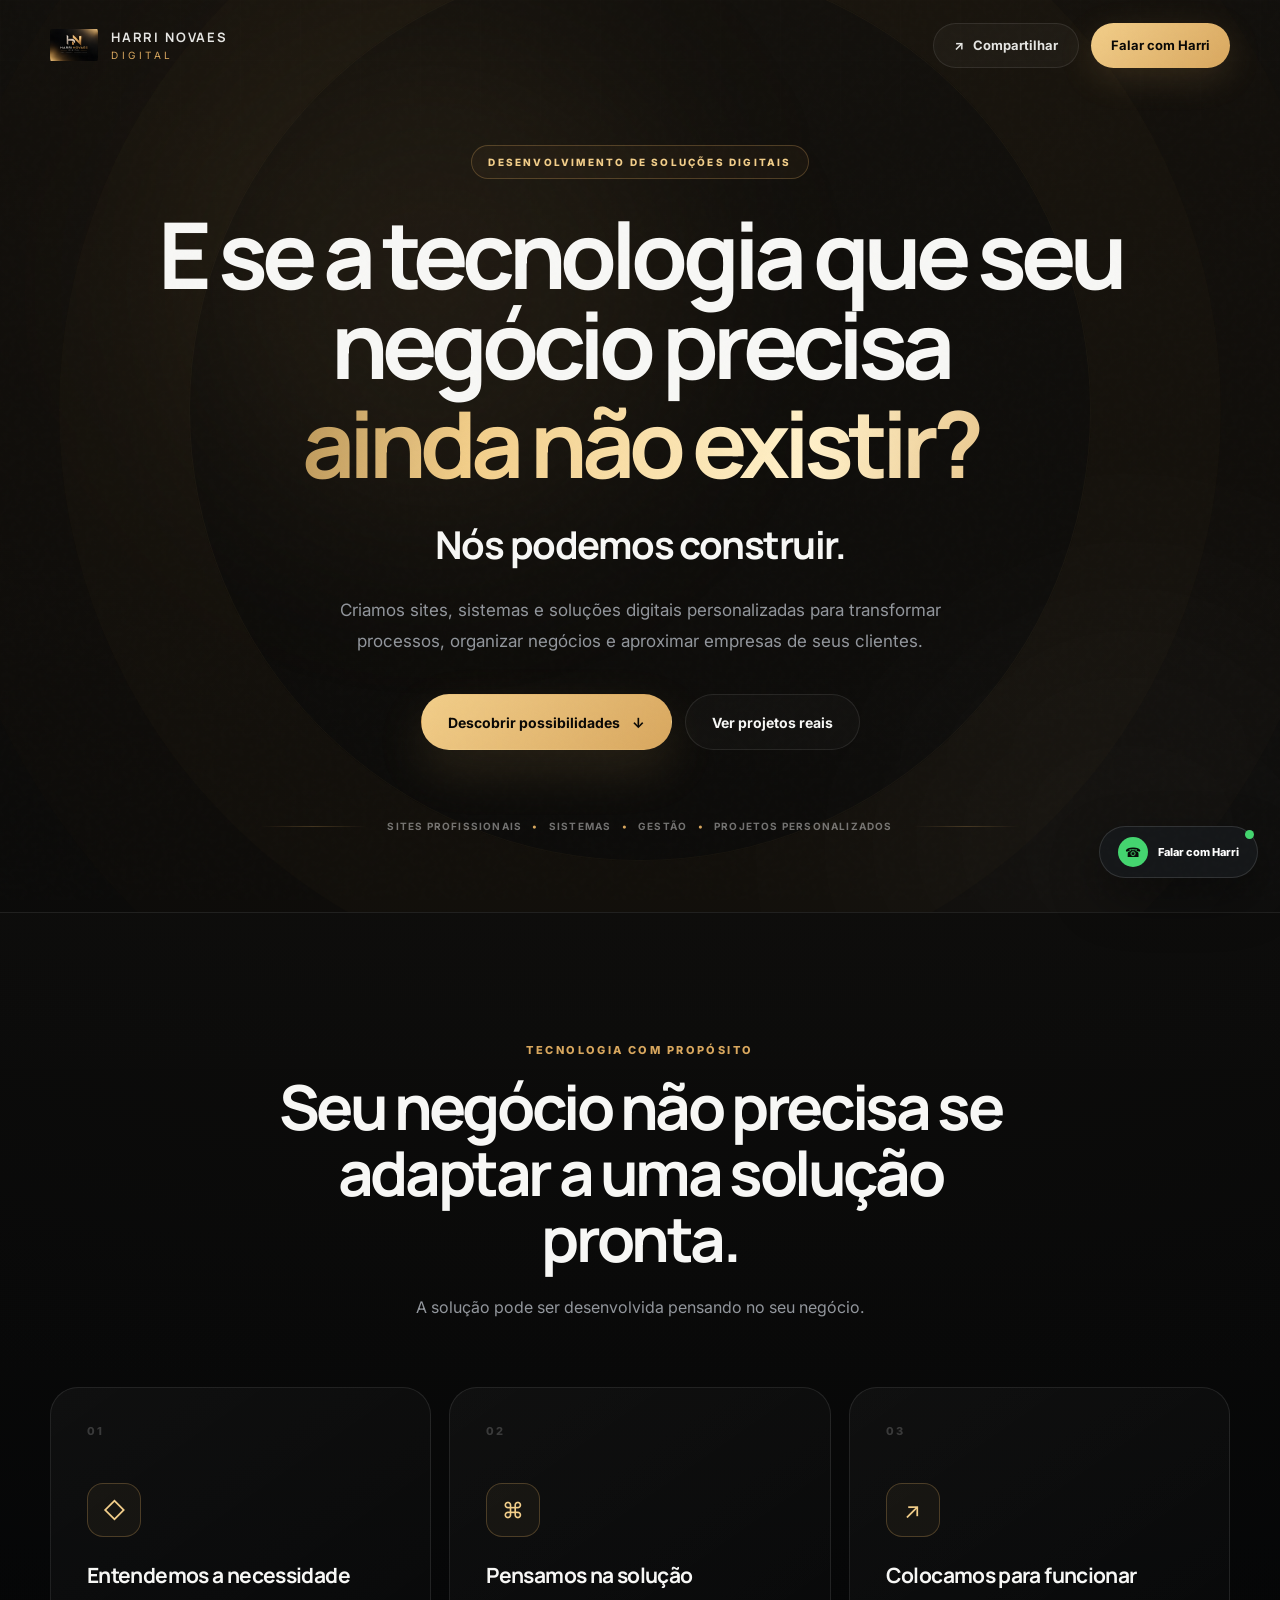
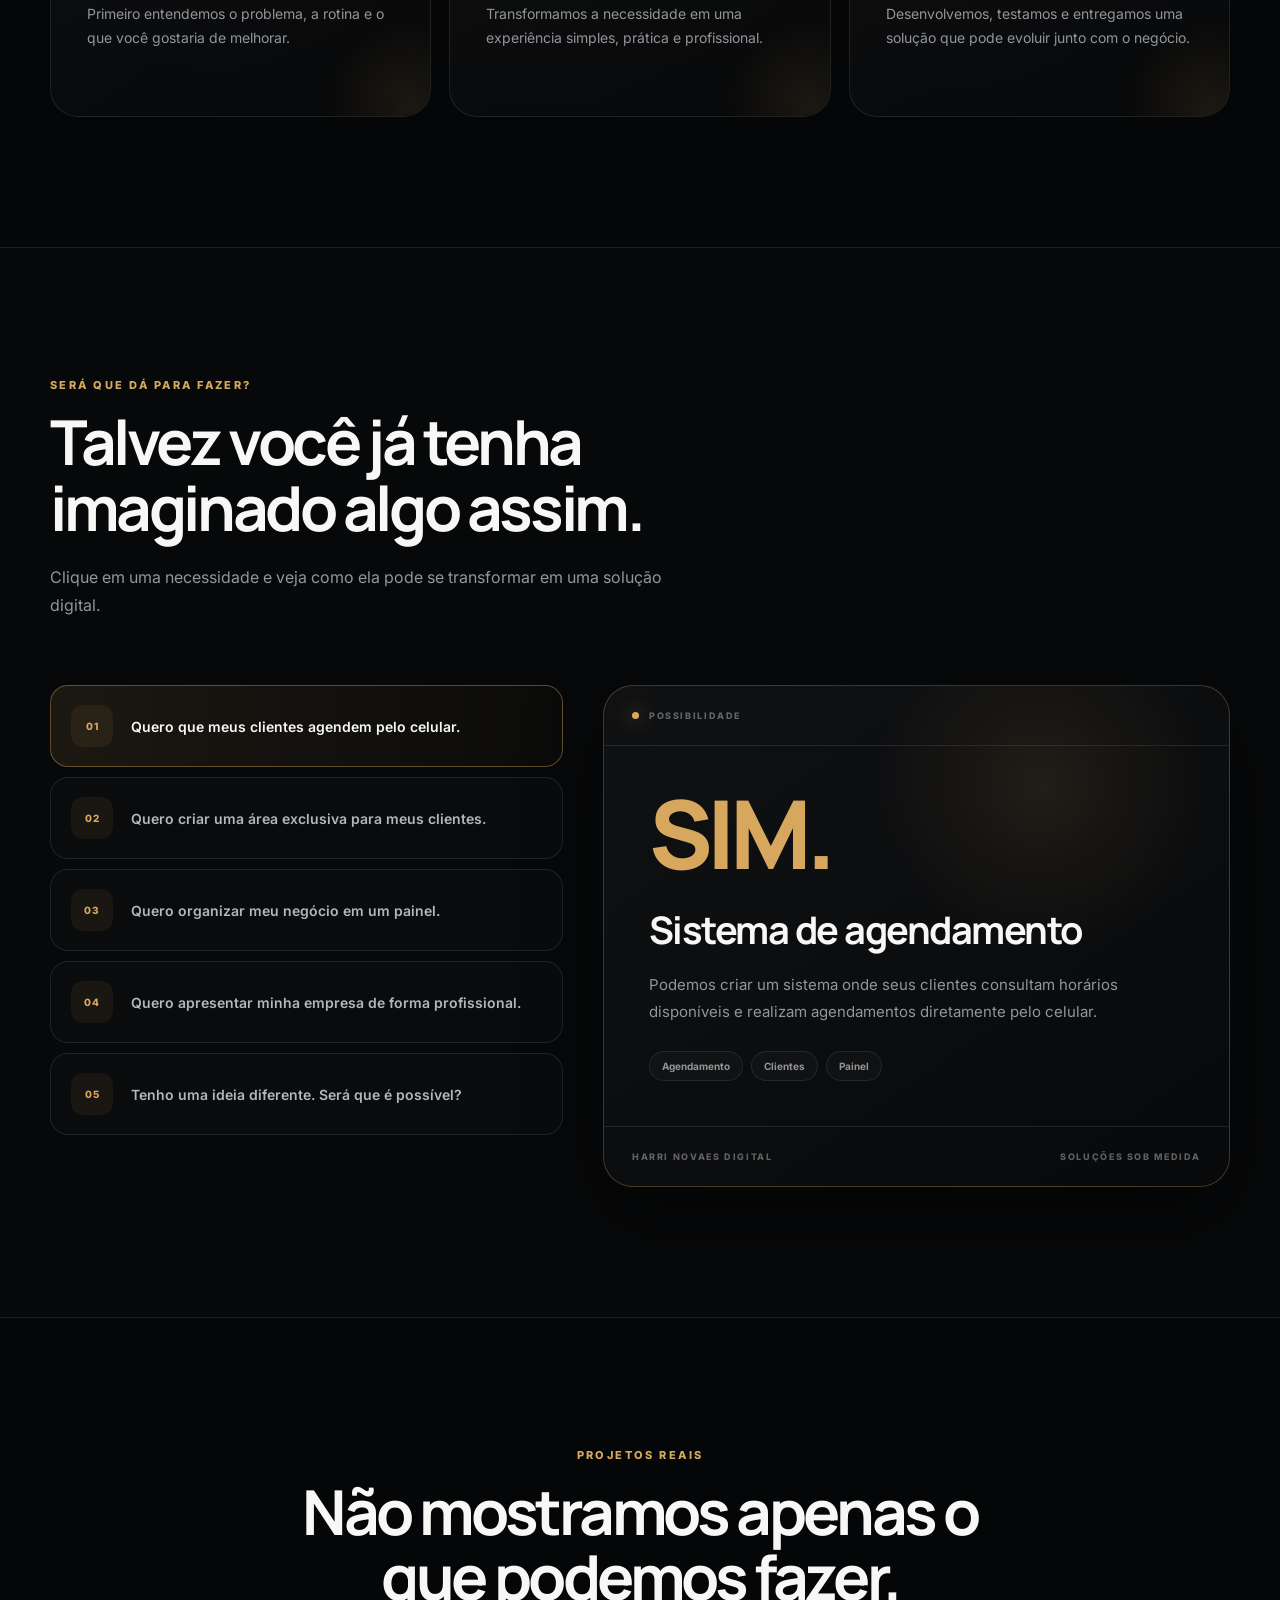
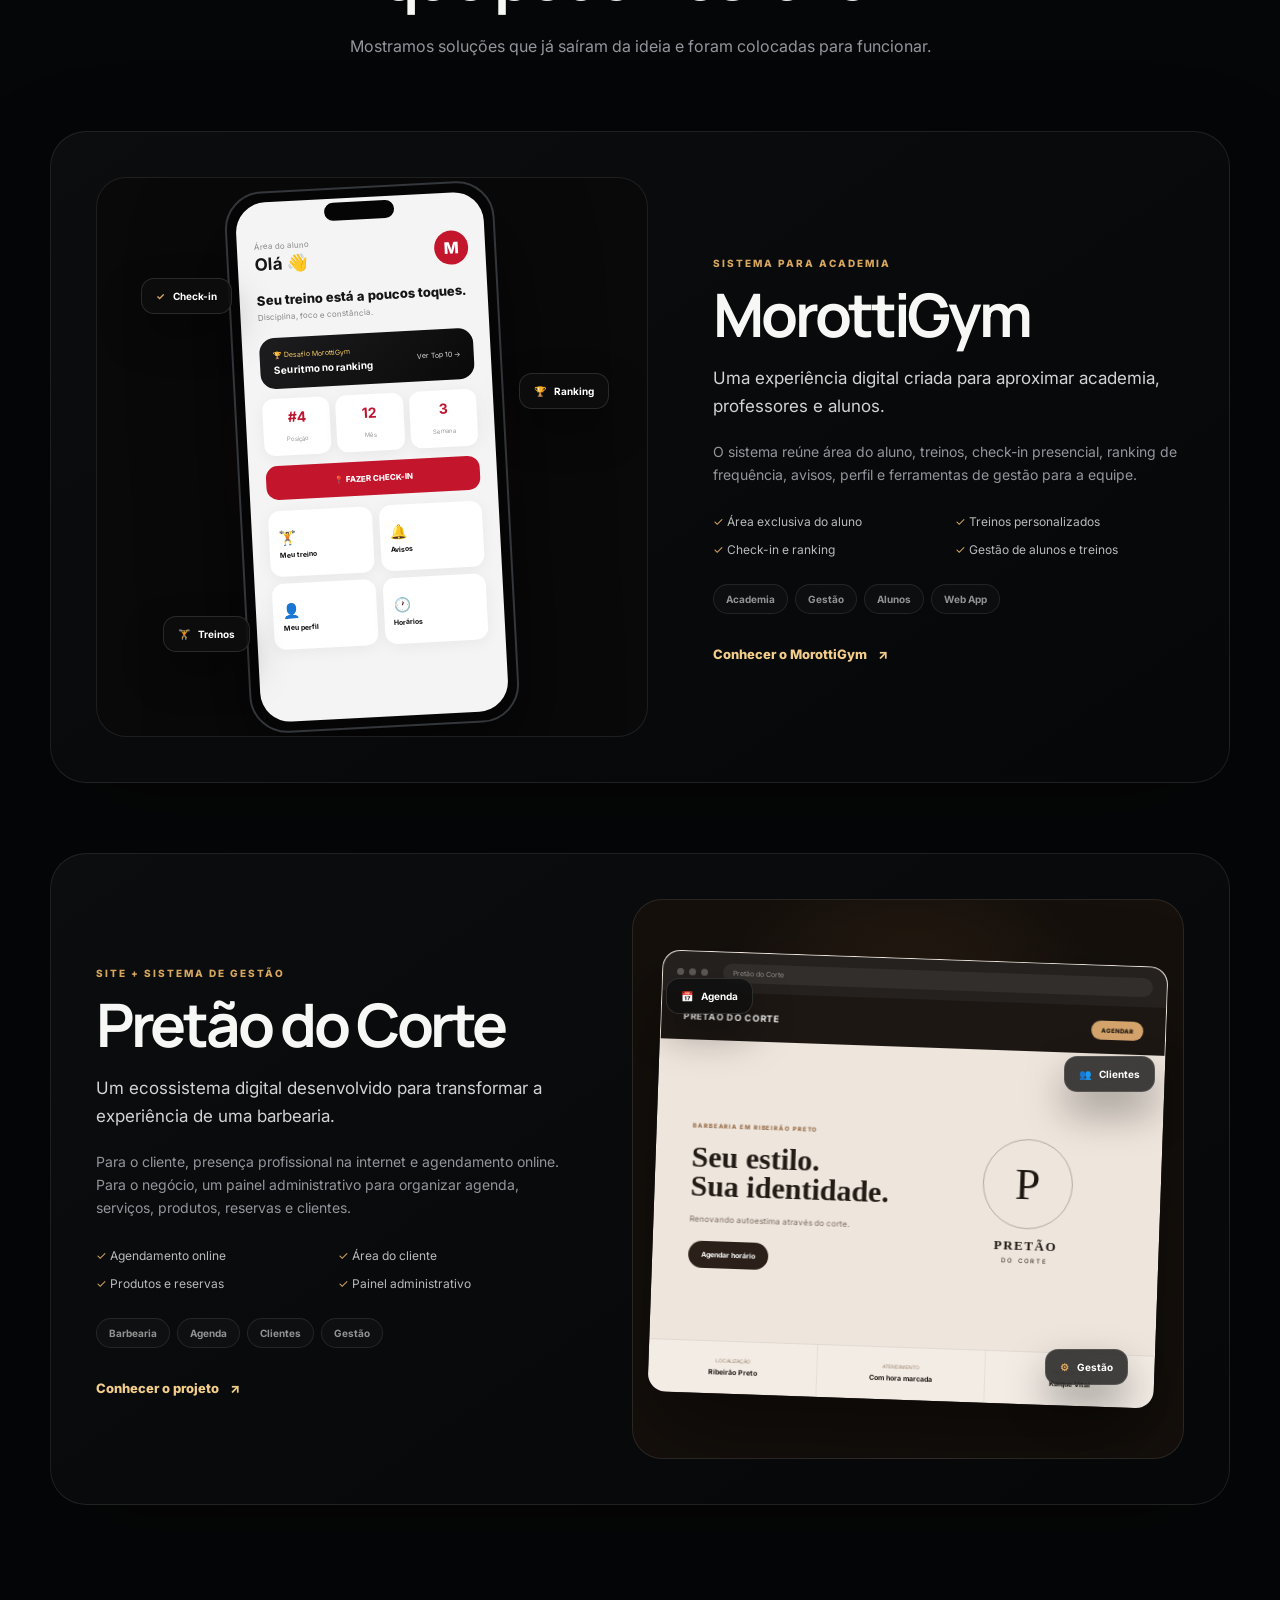
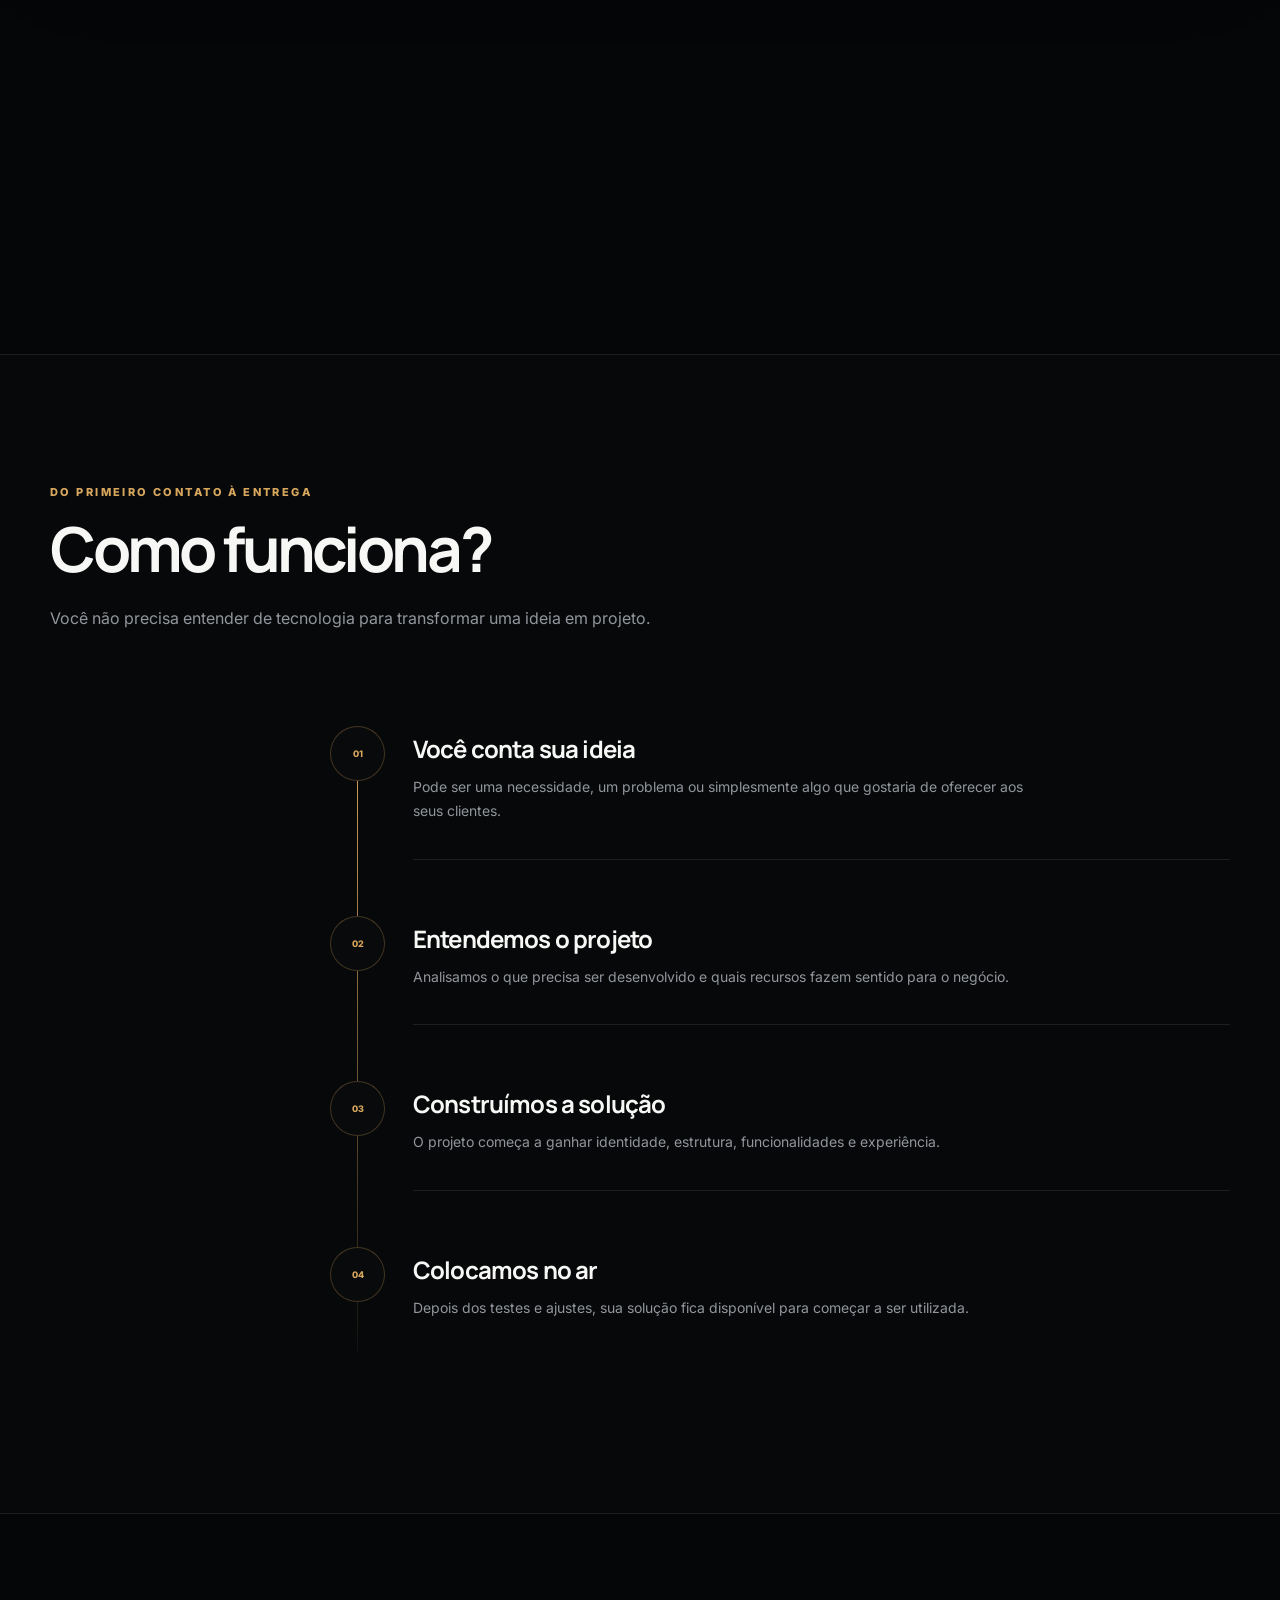
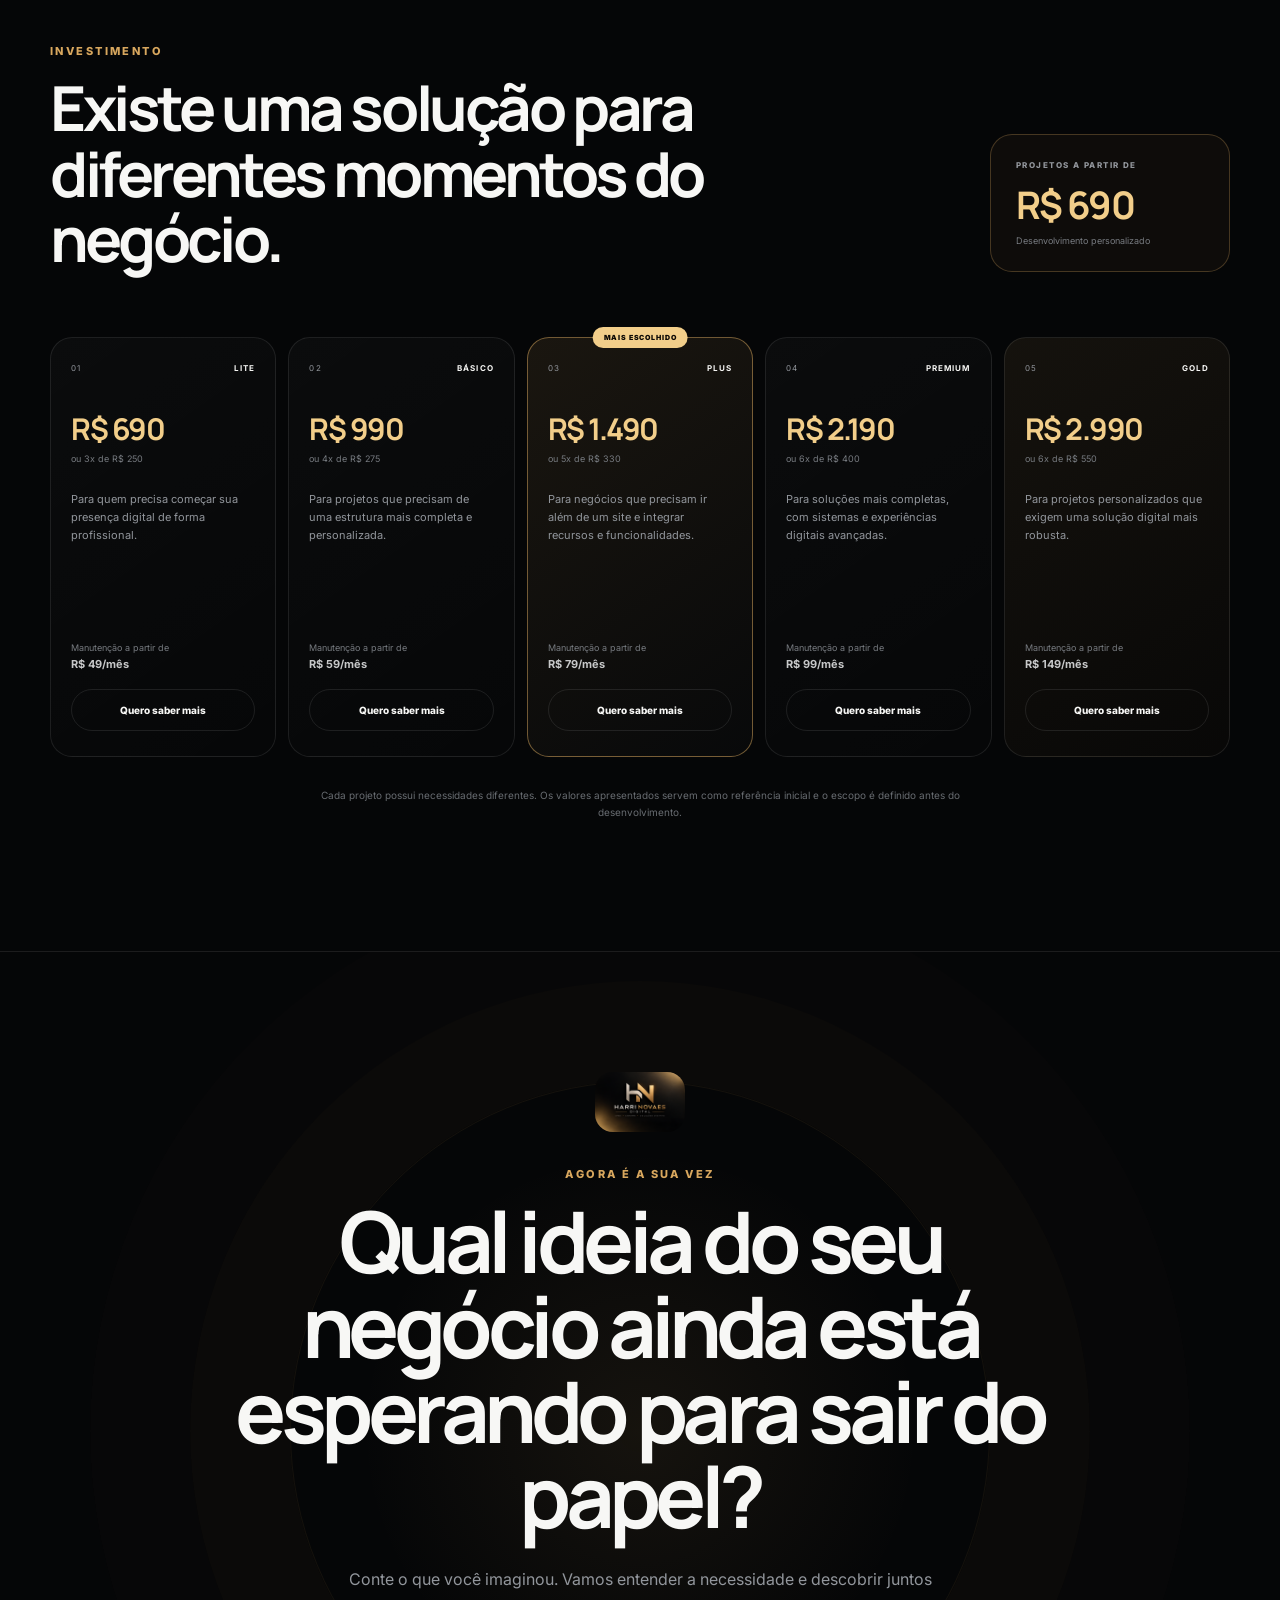
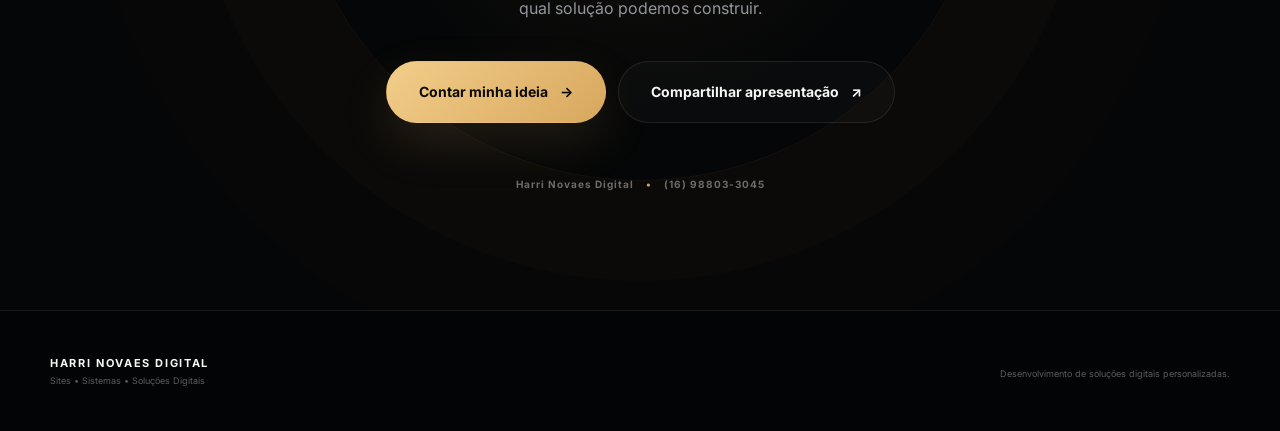
<file: apresentacao/index.html>
<!DOCTYPE html>
<html lang="pt-BR">
<head>
  <meta charset="UTF-8">

  <meta
    name="viewport"
    content="width=device-width, initial-scale=1.0"
  >

  <meta name="theme-color" content="#050607">

  <title>
    Apresentação | Harri Novaes Digital
  </title>

  <meta
    name="description"
    content="Conheça a Harri Novaes Digital. Sites, sistemas, agendamentos, gestão e soluções digitais personalizadas para negócios."
  >

  <link rel="stylesheet" href="style.css">
</head>

<body>

  <!-- =========================================
       FUNDO / EFEITOS
  ========================================== -->

  <div class="noise"></div>
  <div class="mouse-glow" id="mouseGlow"></div>


  <!-- =========================================
       HEADER
  ========================================== -->

  <header class="header" id="header">

    <div class="container header-inner">

      <a
        href="#inicio"
        class="brand"
        aria-label="Harri Novaes Digital"
      >
        <img
          src="../logo.png"
          alt="Harri Novaes Digital"
          class="brand-logo"
        >

        <div class="brand-text">
          <strong>HARRI NOVAES</strong>
          <span>DIGITAL</span>
        </div>
      </a>


      <div class="header-actions">

        <button
          class="share-button"
          id="shareButton"
          type="button"
        >
          <span>↗</span>
          Compartilhar
        </button>

        <a
          href="https://wa.me/5516988033045?text=Ol%C3%A1%21%20Conheci%20a%20Harri%20Novaes%20Digital%20e%20gostaria%20de%20conversar%20sobre%20um%20projeto."
          target="_blank"
          rel="noopener noreferrer"
          class="header-whatsapp"
        >
          Falar com Harri
        </a>

      </div>

    </div>

  </header>


  <!-- =========================================
       HERO
  ========================================== -->

  <main>

    <section
      class="hero"
      id="inicio"
    >

      <div class="hero-light hero-light-one"></div>
      <div class="hero-light hero-light-two"></div>

      <div class="container hero-content">

        <div class="hero-badge reveal">
          DESENVOLVIMENTO DE SOLUÇÕES DIGITAIS
        </div>


        <h1 class="reveal">

          E se a tecnologia que seu negócio precisa

          <span>
            ainda não existir?
          </span>

        </h1>


        <p class="hero-subtitle reveal">
          Nós podemos construir.
        </p>


        <p class="hero-description reveal">
          Criamos sites, sistemas e soluções digitais
          personalizadas para transformar processos,
          organizar negócios e aproximar empresas
          de seus clientes.
        </p>


        <div class="hero-actions reveal">

          <a
            href="#possibilidades"
            class="button button-primary"
          >
            Descobrir possibilidades
            <span>↓</span>
          </a>

          <a
            href="#projetos"
            class="button button-secondary"
          >
            Ver projetos reais
          </a>

        </div>


        <div class="hero-proof reveal">

          <div class="proof-line"></div>

          <p>
            Sites profissionais
            <span>•</span>
            Sistemas
            <span>•</span>
            Gestão
            <span>•</span>
            Projetos personalizados
          </p>

          <div class="proof-line"></div>

        </div>

      </div>

    </section>


    <!-- =========================================
         INTRO COMERCIAL
    ========================================== -->

    <section class="section intro-business">

      <div class="container">

        <div class="section-heading center reveal">

          <span class="eyebrow">
            TECNOLOGIA COM PROPÓSITO
          </span>

          <h2>
            Seu negócio não precisa se adaptar
            a uma solução pronta.
          </h2>

          <p>
            A solução pode ser desenvolvida
            pensando no seu negócio.
          </p>

        </div>


        <div class="business-grid">

          <article class="business-card reveal">

            <div class="business-number">
              01
            </div>

            <div class="business-icon">
              ◇
            </div>

            <h3>
              Entendemos a necessidade
            </h3>

            <p>
              Primeiro entendemos o problema,
              a rotina e o que você gostaria
              de melhorar.
            </p>

          </article>


          <article class="business-card reveal">

            <div class="business-number">
              02
            </div>

            <div class="business-icon">
              ⌘
            </div>

            <h3>
              Pensamos na solução
            </h3>

            <p>
              Transformamos a necessidade
              em uma experiência simples,
              prática e profissional.
            </p>

          </article>


          <article class="business-card reveal">

            <div class="business-number">
              03
            </div>

            <div class="business-icon">
              ↗
            </div>

            <h3>
              Colocamos para funcionar
            </h3>

            <p>
              Desenvolvemos, testamos e
              entregamos uma solução que
              pode evoluir junto com o negócio.
            </p>

          </article>

        </div>

      </div>

    </section>


    <!-- =========================================
         POSSIBILIDADES
    ========================================== -->

    <section
      class="section possibilities"
      id="possibilidades"
    >

      <div class="container">

        <div class="section-heading reveal">

          <span class="eyebrow">
            SERÁ QUE DÁ PARA FAZER?
          </span>

          <h2>
            Talvez você já tenha imaginado
            algo assim.
          </h2>

          <p>
            Clique em uma necessidade e veja
            como ela pode se transformar em
            uma solução digital.
          </p>

        </div>


        <div class="possibility-layout">

          <div class="possibility-list reveal">

            <button
              class="possibility-button active"
              type="button"
              data-possibility="agenda"
            >
              <span class="possibility-icon">
                01
              </span>

              <span>
                Quero que meus clientes
                agendem pelo celular.
              </span>
            </button>


            <button
              class="possibility-button"
              type="button"
              data-possibility="cliente"
            >
              <span class="possibility-icon">
                02
              </span>

              <span>
                Quero criar uma área exclusiva
                para meus clientes.
              </span>
            </button>


            <button
              class="possibility-button"
              type="button"
              data-possibility="gestao"
            >
              <span class="possibility-icon">
                03
              </span>

              <span>
                Quero organizar meu negócio
                em um painel.
              </span>
            </button>


            <button
              class="possibility-button"
              type="button"
              data-possibility="site"
            >
              <span class="possibility-icon">
                04
              </span>

              <span>
                Quero apresentar minha empresa
                de forma profissional.
              </span>
            </button>


            <button
              class="possibility-button"
              type="button"
              data-possibility="ideia"
            >
              <span class="possibility-icon">
                05
              </span>

              <span>
                Tenho uma ideia diferente.
                Será que é possível?
              </span>
            </button>

          </div>


          <div class="possibility-result reveal">

            <div class="result-top">

              <span class="result-dot"></span>

              <span>
                POSSIBILIDADE
              </span>

            </div>


            <div class="result-content">

              <span class="result-answer">
                SIM.
              </span>

              <h3 id="resultTitle">
                Sistema de agendamento
              </h3>

              <p id="resultText">
                Podemos criar um sistema onde
                seus clientes consultam horários
                disponíveis e realizam agendamentos
                diretamente pelo celular.
              </p>


              <div
                class="result-tags"
                id="resultTags"
              >
                <span>Agendamento</span>
                <span>Clientes</span>
                <span>Painel</span>
              </div>

            </div>


            <div class="result-footer">

              <span>
                HARRI NOVAES DIGITAL
              </span>

              <span>
                SOLUÇÕES SOB MEDIDA
              </span>

            </div>

          </div>

        </div>

      </div>

    </section>


    <!-- =========================================
         PROJETOS REAIS
    ========================================== -->

    <section
      class="section projects"
      id="projetos"
    >

      <div class="container">

        <div class="section-heading center reveal">

          <span class="eyebrow">
            PROJETOS REAIS
          </span>

          <h2>
            Não mostramos apenas o que
            podemos fazer.
          </h2>

          <p>
            Mostramos soluções que já saíram
            da ideia e foram colocadas para funcionar.
          </p>

        </div>


        <!-- MOROTTIGYM -->

        <article class="project-card reveal">

          <div class="project-visual morotti-visual">

            <div class="phone">

              <div class="phone-speaker"></div>

              <div class="phone-screen">

                <div class="mg-header">

                  <div>
                    <small>Área do aluno</small>
                    <strong>Olá 👋</strong>
                  </div>

                  <div class="mg-avatar">
                    M
                  </div>

                </div>


                <div class="mg-title">
                  Seu treino está a poucos toques.
                </div>

                <div class="mg-subtitle">
                  Disciplina, foco e constância.
                </div>


                <div class="mg-ranking">

                  <div>
                    <small>
                      🏆 Desafio MorottiGym
                    </small>

                    <strong>
                      Seu ritmo no ranking
                    </strong>
                  </div>

                  <span>
                    Ver Top 10 →
                  </span>

                </div>


                <div class="mg-stats">

                  <div>
                    <strong>#4</strong>
                    <span>Posição</span>
                  </div>

                  <div>
                    <strong>12</strong>
                    <span>Mês</span>
                  </div>

                  <div>
                    <strong>3</strong>
                    <span>Semana</span>
                  </div>

                </div>


                <div class="mg-checkin">
                  📍 FAZER CHECK-IN
                </div>


                <div class="mg-menu">

                  <div>
                    <span>🏋️</span>
                    Meu treino
                  </div>

                  <div>
                    <span>🔔</span>
                    Avisos
                  </div>

                  <div>
                    <span>👤</span>
                    Meu perfil
                  </div>

                  <div>
                    <span>🕐</span>
                    Horários
                  </div>

                </div>

              </div>

            </div>


            <div class="project-floating-card floating-one">
              <span>✓</span>
              Check-in
            </div>

            <div class="project-floating-card floating-two">
              <span>🏆</span>
              Ranking
            </div>

            <div class="project-floating-card floating-three">
              <span>🏋️</span>
              Treinos
            </div>

          </div>


          <div class="project-content">

            <span class="project-type">
              SISTEMA PARA ACADEMIA
            </span>

            <h3>
              MorottiGym
            </h3>

            <p>
              Uma experiência digital criada
              para aproximar academia, professores
              e alunos.
            </p>

            <p class="project-description">
              O sistema reúne área do aluno,
              treinos, check-in presencial,
              ranking de frequência, avisos,
              perfil e ferramentas de gestão
              para a equipe.
            </p>


            <div class="project-features">

              <span>✓ Área exclusiva do aluno</span>
              <span>✓ Treinos personalizados</span>
              <span>✓ Check-in e ranking</span>
              <span>✓ Gestão de alunos e treinos</span>

            </div>


            <div class="project-tags">

              <span>Academia</span>
              <span>Gestão</span>
              <span>Alunos</span>
              <span>Web App</span>

            </div>


            <a
              href="https://morottigym.github.io/morottigym/"
              target="_blank"
              rel="noopener noreferrer"
              class="project-link"
            >
              Conhecer o MorottiGym
              <span>↗</span>
            </a>

          </div>

        </article>


        <!-- PRETÃO DO CORTE -->

        <article class="project-card reverse reveal">

          <div class="project-visual pretao-visual">

            <div class="browser">

              <div class="browser-top">

                <div class="browser-dots">
                  <span></span>
                  <span></span>
                  <span></span>
                </div>

                <div class="browser-address">
                  Pretão do Corte
                </div>

              </div>


              <div class="browser-content">

                <div class="pc-nav">

                  <strong>
                    PRETÃO DO CORTE
                  </strong>

                  <span>
                    AGENDAR
                  </span>

                </div>


                <div class="pc-hero">

                  <div class="pc-copy">

                    <small>
                      BARBEARIA EM RIBEIRÃO PRETO
                    </small>

                    <h4>
                      Seu estilo.
                      <br>
                      Sua identidade.
                    </h4>

                    <p>
                      Renovando autoestima
                      através do corte.
                    </p>

                    <button type="button">
                      Agendar horário
                    </button>

                  </div>


                  <div class="pc-logo">

                    <div class="pc-circle">
                      P
                    </div>

                    <strong>
                      PRETÃO
                    </strong>

                    <span>
                      DO CORTE
                    </span>

                  </div>

                </div>


                <div class="pc-info">

                  <div>
                    <small>LOCALIZAÇÃO</small>
                    <strong>Ribeirão Preto</strong>
                  </div>

                  <div>
                    <small>ATENDIMENTO</small>
                    <strong>Com hora marcada</strong>
                  </div>

                  <div>
                    <small>PROFISSIONAL</small>
                    <strong>Kaique Vital</strong>
                  </div>

                </div>

              </div>

            </div>


            <div class="project-floating-card pc-float-one">
              <span>📅</span>
              Agenda
            </div>

            <div class="project-floating-card pc-float-two">
              <span>👥</span>
              Clientes
            </div>

            <div class="project-floating-card pc-float-three">
              <span>⚙</span>
              Gestão
            </div>

          </div>


          <div class="project-content">

            <span class="project-type">
              SITE + SISTEMA DE GESTÃO
            </span>

            <h3>
              Pretão do Corte
            </h3>

            <p>
              Um ecossistema digital desenvolvido
              para transformar a experiência de
              uma barbearia.
            </p>

            <p class="project-description">
              Para o cliente, presença profissional
              na internet e agendamento online.
              Para o negócio, um painel administrativo
              para organizar agenda, serviços,
              produtos, reservas e clientes.
            </p>


            <div class="project-features">

              <span>✓ Agendamento online</span>
              <span>✓ Área do cliente</span>
              <span>✓ Produtos e reservas</span>
              <span>✓ Painel administrativo</span>

            </div>


            <div class="project-tags">

              <span>Barbearia</span>
              <span>Agenda</span>
              <span>Clientes</span>
              <span>Gestão</span>

            </div>


            <a
              href="https://pretaodocorte.github.io/atendimento/"
              target="_blank"
              rel="noopener noreferrer"
              class="project-link"
            >
              Conhecer o projeto
              <span>↗</span>
            </a>

          </div>

        </article>


        <div class="projects-message reveal">

          <span>
            DOIS NEGÓCIOS DIFERENTES.
          </span>

          <h3>
            Duas soluções criadas
            sob medida.
          </h3>

          <p>
            O próximo projeto pode começar
            com uma necessidade do seu negócio.
          </p>

        </div>

      </div>

    </section>


    <!-- =========================================
         COMO FUNCIONA
    ========================================== -->

    <section
      class="section process"
      id="processo"
    >

      <div class="container">

        <div class="section-heading reveal">

          <span class="eyebrow">
            DO PRIMEIRO CONTATO À ENTREGA
          </span>

          <h2>
            Como funciona?
          </h2>

          <p>
            Você não precisa entender de tecnologia
            para transformar uma ideia em projeto.
          </p>

        </div>


        <div class="process-line">

          <article class="process-step reveal">

            <span class="step-number">
              01
            </span>

            <div class="step-content">

              <h3>
                Você conta sua ideia
              </h3>

              <p>
                Pode ser uma necessidade,
                um problema ou simplesmente
                algo que gostaria de oferecer
                aos seus clientes.
              </p>

            </div>

          </article>


          <article class="process-step reveal">

            <span class="step-number">
              02
            </span>

            <div class="step-content">

              <h3>
                Entendemos o projeto
              </h3>

              <p>
                Analisamos o que precisa ser
                desenvolvido e quais recursos
                fazem sentido para o negócio.
              </p>

            </div>

          </article>


          <article class="process-step reveal">

            <span class="step-number">
              03
            </span>

            <div class="step-content">

              <h3>
                Construímos a solução
              </h3>

              <p>
                O projeto começa a ganhar
                identidade, estrutura,
                funcionalidades e experiência.
              </p>

            </div>

          </article>


          <article class="process-step reveal">

            <span class="step-number">
              04
            </span>

            <div class="step-content">

              <h3>
                Colocamos no ar
              </h3>

              <p>
                Depois dos testes e ajustes,
                sua solução fica disponível
                para começar a ser utilizada.
              </p>

            </div>

          </article>

        </div>

      </div>

    </section>


    <!-- =========================================
         PLANOS
    ========================================== -->

    <section
      class="section plans"
      id="planos"
    >

      <div class="container">

        <div class="plans-header">

          <div class="section-heading reveal">

            <span class="eyebrow">
              INVESTIMENTO
            </span>

            <h2>
              Existe uma solução para
              diferentes momentos do negócio.
            </h2>

          </div>


          <div class="plans-start reveal">

            <small>
              PROJETOS A PARTIR DE
            </small>

            <strong>
              R$ 690
            </strong>

            <span>
              Desenvolvimento personalizado
            </span>

          </div>

        </div>


        <div class="plans-grid">

          <article class="plan-card reveal">

            <div class="plan-top">
              <span>01</span>
              <strong>LITE</strong>
            </div>

            <h3>
              R$ 690
            </h3>

            <p class="installment">
              ou 3x de R$ 250
            </p>

            <p>
              Para quem precisa começar
              sua presença digital de forma
              profissional.
            </p>

            <div class="maintenance">
              Manutenção a partir de
              <strong>R$ 49/mês</strong>
            </div>

            <a
              href="https://wa.me/5516988033045?text=Ol%C3%A1%21%20Vi%20a%20apresenta%C3%A7%C3%A3o%20da%20Harri%20Novaes%20Digital%20e%20gostaria%20de%20saber%20mais%20sobre%20o%20plano%20Lite."
              target="_blank"
              rel="noopener noreferrer"
            >
              Quero saber mais
            </a>

          </article>


          <article class="plan-card reveal">

            <div class="plan-top">
              <span>02</span>
              <strong>BÁSICO</strong>
            </div>

            <h3>
              R$ 990
            </h3>

            <p class="installment">
              ou 4x de R$ 275
            </p>

            <p>
              Para projetos que precisam
              de uma estrutura mais completa
              e personalizada.
            </p>

            <div class="maintenance">
              Manutenção a partir de
              <strong>R$ 59/mês</strong>
            </div>

            <a
              href="https://wa.me/5516988033045?text=Ol%C3%A1%21%20Vi%20a%20apresenta%C3%A7%C3%A3o%20da%20Harri%20Novaes%20Digital%20e%20gostaria%20de%20saber%20mais%20sobre%20o%20plano%20B%C3%A1sico."
              target="_blank"
              rel="noopener noreferrer"
            >
              Quero saber mais
            </a>

          </article>


          <article class="plan-card featured reveal">

            <div class="recommended">
              MAIS ESCOLHIDO
            </div>

            <div class="plan-top">
              <span>03</span>
              <strong>PLUS</strong>
            </div>

            <h3>
              R$ 1.490
            </h3>

            <p class="installment">
              ou 5x de R$ 330
            </p>

            <p>
              Para negócios que precisam
              ir além de um site e integrar
              recursos e funcionalidades.
            </p>

            <div class="maintenance">
              Manutenção a partir de
              <strong>R$ 79/mês</strong>
            </div>

            <a
              href="https://wa.me/5516988033045?text=Ol%C3%A1%21%20Vi%20a%20apresenta%C3%A7%C3%A3o%20da%20Harri%20Novaes%20Digital%20e%20gostaria%20de%20saber%20mais%20sobre%20o%20plano%20Plus."
              target="_blank"
              rel="noopener noreferrer"
            >
              Quero saber mais
            </a>

          </article>


          <article class="plan-card reveal">

            <div class="plan-top">
              <span>04</span>
              <strong>PREMIUM</strong>
            </div>

            <h3>
              R$ 2.190
            </h3>

            <p class="installment">
              ou 6x de R$ 400
            </p>

            <p>
              Para soluções mais completas,
              com sistemas e experiências
              digitais avançadas.
            </p>

            <div class="maintenance">
              Manutenção a partir de
              <strong>R$ 99/mês</strong>
            </div>

            <a
              href="https://wa.me/5516988033045?text=Ol%C3%A1%21%20Vi%20a%20apresenta%C3%A7%C3%A3o%20da%20Harri%20Novaes%20Digital%20e%20gostaria%20de%20saber%20mais%20sobre%20o%20plano%20Premium."
              target="_blank"
              rel="noopener noreferrer"
            >
              Quero saber mais
            </a>

          </article>


          <article class="plan-card gold reveal">

            <div class="plan-top">
              <span>05</span>
              <strong>GOLD</strong>
            </div>

            <h3>
              R$ 2.990
            </h3>

            <p class="installment">
              ou 6x de R$ 550
            </p>

            <p>
              Para projetos personalizados
              que exigem uma solução digital
              mais robusta.
            </p>

            <div class="maintenance">
              Manutenção a partir de
              <strong>R$ 149/mês</strong>
            </div>

            <a
              href="https://wa.me/5516988033045?text=Ol%C3%A1%21%20Vi%20a%20apresenta%C3%A7%C3%A3o%20da%20Harri%20Novaes%20Digital%20e%20gostaria%20de%20saber%20mais%20sobre%20o%20plano%20Gold."
              target="_blank"
              rel="noopener noreferrer"
            >
              Quero saber mais
            </a>

          </article>

        </div>


        <p class="plans-note reveal">
          Cada projeto possui necessidades diferentes.
          Os valores apresentados servem como referência
          inicial e o escopo é definido antes do desenvolvimento.
        </p>

      </div>

    </section>


    <!-- =========================================
         CTA FINAL
    ========================================== -->

    <section class="final-cta">

      <div class="final-light"></div>

      <div class="container final-content">

        <div class="final-logo reveal">

          <img
            src="../logo.png"
            alt="Harri Novaes Digital"
          >

        </div>


        <span class="eyebrow reveal">
          AGORA É A SUA VEZ
        </span>


        <h2 class="reveal">
          Qual ideia do seu negócio
          ainda está esperando
          para sair do papel?
        </h2>


        <p class="reveal">
          Conte o que você imaginou.
          Vamos entender a necessidade
          e descobrir juntos qual solução
          podemos construir.
        </p>


        <div class="final-actions reveal">

          <a
            href="https://wa.me/5516988033045?text=Ol%C3%A1%21%20Conheci%20a%20Harri%20Novaes%20Digital%20pela%20apresenta%C3%A7%C3%A3o%20e%20tenho%20uma%20ideia%20para%20meu%20neg%C3%B3cio.%20Gostaria%20de%20conversar."
            target="_blank"
            rel="noopener noreferrer"
            class="button button-primary button-large"
          >
            Contar minha ideia
            <span>→</span>
          </a>


          <button
            type="button"
            class="button button-secondary button-large"
            id="shareButtonFinal"
          >
            Compartilhar apresentação
            <span>↗</span>
          </button>

        </div>


        <div class="final-contact reveal">

          <span>
            Harri Novaes Digital
          </span>

          <span class="contact-separator">
            •
          </span>

          <span>
            (16) 98803-3045
          </span>

        </div>

      </div>

    </section>

  </main>


  <!-- =========================================
       FOOTER
  ========================================== -->

  <footer class="footer">

    <div class="container footer-inner">

      <div>
        <strong>
          HARRI NOVAES DIGITAL
        </strong>

        <span>
          Sites • Sistemas • Soluções Digitais
        </span>
      </div>


      <p>
        Desenvolvimento de soluções digitais
        personalizadas.
      </p>

    </div>

  </footer>


  <!-- =========================================
       WHATSAPP FLUTUANTE
  ========================================== -->

  <a
    href="https://wa.me/5516988033045?text=Ol%C3%A1%21%20Conheci%20a%20Harri%20Novaes%20Digital%20pela%20apresenta%C3%A7%C3%A3o%20e%20gostaria%20de%20mais%20informa%C3%A7%C3%B5es."
    target="_blank"
    rel="noopener noreferrer"
    class="floating-whatsapp"
    aria-label="Falar pelo WhatsApp"
  >
    <span class="whatsapp-pulse"></span>

    <span class="whatsapp-icon">
      ☎
    </span>

    <span class="whatsapp-text">
      Falar com Harri
    </span>
  </a>


  <!-- =========================================
       AVISO DE LINK COPIADO
  ========================================== -->

  <div
    class="share-toast"
    id="shareToast"
  >
    ✓ Link da apresentação copiado
  </div>


  <script src="script.js"></script>

</body>
</html>
</file>
<file: apresentacao/style.css>
/* ==========================================================
   HARRI NOVAES DIGITAL
   APRESENTAÇÃO COMERCIAL
========================================================== */

@import url('https://fonts.googleapis.com/css2?family=Inter:wght@400;500;600;700;800&family=Manrope:wght@400;500;600;700;800&display=swap');

:root {
  --bg: #050607;
  --bg-soft: #090b0d;
  --surface: #0d0f12;
  --surface-2: #111419;

  --white: #f7f7f5;
  --text: #e6e6e3;
  --muted: #92969c;

  --gold: #d8a75e;
  --gold-light: #f2ce8a;
  --gold-dark: #8c642d;

  --border: rgba(255,255,255,.09);
  --border-gold: rgba(216,167,94,.28);

  --shadow:
    0 30px 80px rgba(0,0,0,.45);

  --container: 1180px;

  --radius: 28px;
}


/* ==========================================================
   RESET
========================================================== */

* {
  box-sizing: border-box;
  margin: 0;
  padding: 0;
}

html {
  scroll-behavior: smooth;
}

body {
  min-height: 100vh;
  background:
    radial-gradient(
      circle at 50% -10%,
      rgba(216,167,94,.10),
      transparent 28%
    ),
    var(--bg);

  color: var(--text);

  font-family:
    "Inter",
    Arial,
    sans-serif;

  overflow-x: hidden;
}

body::before {
  content: "";
  position: fixed;
  inset: 0;

  pointer-events: none;

  background:
    linear-gradient(
      rgba(255,255,255,.012) 1px,
      transparent 1px
    ),
    linear-gradient(
      90deg,
      rgba(255,255,255,.012) 1px,
      transparent 1px
    );

  background-size: 60px 60px;

  mask-image:
    linear-gradient(
      to bottom,
      rgba(0,0,0,.6),
      transparent 80%
    );

  z-index: -1;
}

a {
  color: inherit;
  text-decoration: none;
}

button,
a {
  -webkit-tap-highlight-color: transparent;
}

button {
  font: inherit;
}

img {
  max-width: 100%;
  display: block;
}

.container {
  width: min(
    calc(100% - 40px),
    var(--container)
  );

  margin-inline: auto;
}

.section {
  position: relative;
  padding: 130px 0;
}


/* ==========================================================
   FUNDO
========================================================== */

.noise {
  position: fixed;
  inset: 0;

  pointer-events: none;

  opacity: .018;

  background-image:
    url("data:image/svg+xml,%3Csvg viewBox='0 0 180 180' xmlns='http://www.w3.org/2000/svg'%3E%3Cfilter id='n'%3E%3CfeTurbulence type='fractalNoise' baseFrequency='.85' numOctaves='4' stitchTiles='stitch'/%3E%3C/filter%3E%3Crect width='100%25' height='100%25' filter='url(%23n)' opacity='.8'/%3E%3C/svg%3E");

  z-index: 9998;
}

.mouse-glow {
  width: 450px;
  height: 450px;

  position: fixed;

  left: 50%;
  top: 50%;

  transform:
    translate(-50%, -50%);

  border-radius: 50%;

  pointer-events: none;

  background:
    radial-gradient(
      circle,
      rgba(216,167,94,.07),
      transparent 65%
    );

  opacity: 0;

  z-index: -1;
}


/* ==========================================================
   HEADER
========================================================== */

.header {
  position: fixed;

  top: 0;
  left: 0;
  right: 0;

  z-index: 1000;

  transition:
    background .3s ease,
    border-color .3s ease,
    backdrop-filter .3s ease;
}

.header.scrolled {
  background:
    rgba(5,6,7,.82);

  backdrop-filter:
    blur(22px);

  -webkit-backdrop-filter:
    blur(22px);

  border-bottom:
    1px solid var(--border);
}

.header-inner {
  min-height: 90px;

  display: flex;
  align-items: center;
  justify-content: space-between;

  gap: 24px;
}

.brand {
  display: flex;
  align-items: center;

  gap: 13px;
}

.brand-logo {
  width: 48px;
  height: 48px;

  object-fit: contain;

  border-radius: 12px;
}

.brand-text {
  display: flex;
  flex-direction: column;

  line-height: 1;
}

.brand-text strong {
  font-family:
    "Manrope",
    sans-serif;

  font-size: 13px;
  letter-spacing: .14em;
}

.brand-text span {
  margin-top: 6px;

  color: var(--gold);

  font-size: 10px;
  letter-spacing: .35em;
}

.header-actions {
  display: flex;
  align-items: center;

  gap: 12px;
}

.share-button,
.header-whatsapp {
  min-height: 45px;

  display: inline-flex;
  align-items: center;
  justify-content: center;

  gap: 9px;

  border-radius: 999px;

  padding: 0 20px;

  font-size: 13px;
  font-weight: 700;

  cursor: pointer;

  transition:
    transform .2s ease,
    border-color .2s ease,
    background .2s ease;
}

.share-button {
  color: var(--text);

  border:
    1px solid var(--border);

  background:
    rgba(255,255,255,.03);
}

.share-button:hover {
  border-color:
    rgba(216,167,94,.4);

  transform:
    translateY(-2px);
}

.header-whatsapp {
  color: #090806;

  background:
    linear-gradient(
      135deg,
      var(--gold-light),
      var(--gold)
    );

  box-shadow:
    0 10px 35px
    rgba(216,167,94,.16);
}

.header-whatsapp:hover {
  transform:
    translateY(-2px);
}


/* ==========================================================
   BOTÕES
========================================================== */

.button {
  min-height: 56px;

  display: inline-flex;
  align-items: center;
  justify-content: center;

  gap: 12px;

  padding: 0 26px;

  border-radius: 999px;

  border:
    1px solid transparent;

  font-weight: 700;
  font-size: 14px;

  cursor: pointer;

  transition:
    transform .25s ease,
    box-shadow .25s ease,
    background .25s ease,
    border-color .25s ease;
}

.button span {
  transition:
    transform .25s ease;
}

.button:hover span {
  transform:
    translateX(4px);
}

.button-primary {
  color: #0b0906;

  background:
    linear-gradient(
      135deg,
      var(--gold-light),
      var(--gold)
    );

  box-shadow:
    0 20px 50px
    rgba(216,167,94,.14);
}

.button-primary:hover {
  transform:
    translateY(-3px);

  box-shadow:
    0 25px 65px
    rgba(216,167,94,.22);
}

.button-secondary {
  color: var(--white);

  border-color:
    var(--border);

  background:
    rgba(255,255,255,.025);
}

.button-secondary:hover {
  transform:
    translateY(-3px);

  border-color:
    rgba(216,167,94,.4);
}

.button-large {
  min-height: 62px;

  padding-inline: 32px;
}


/* ==========================================================
   HERO
========================================================== */

.hero {
  min-height: 100svh;

  position: relative;

  display: flex;
  align-items: center;

  overflow: hidden;

  padding:
    145px 0
    80px;
}

.hero::after {
  content: "";

  width: 900px;
  height: 900px;

  position: absolute;

  left: 50%;
  top: 45%;

  transform:
    translate(-50%, -50%);

  border:
    1px solid rgba(216,167,94,.05);

  border-radius: 50%;

  box-shadow:
    0 0 0 130px rgba(216,167,94,.015),
    0 0 0 260px rgba(216,167,94,.01);

  pointer-events: none;
}

.hero-light {
  position: absolute;

  border-radius: 50%;

  filter:
    blur(100px);

  pointer-events: none;
}

.hero-light-one {
  width: 480px;
  height: 480px;

  top: 5%;
  left: 15%;

  background:
    rgba(216,167,94,.08);
}

.hero-light-two {
  width: 500px;
  height: 500px;

  right: -100px;
  bottom: -180px;

  background:
    rgba(255,255,255,.025);
}

.hero-content {
  position: relative;

  text-align: center;

  z-index: 2;
}

.hero-badge {
  width: fit-content;

  margin:
    0 auto 30px;

  padding:
    10px 16px;

  border:
    1px solid var(--border-gold);

  border-radius:
    999px;

  color:
    var(--gold-light);

  background:
    rgba(216,167,94,.045);

  font-size: 10px;
  font-weight: 800;
  letter-spacing: .22em;
}

.hero h1 {
  max-width: 1000px;

  margin:
    0 auto;

  font-family:
    "Manrope",
    sans-serif;

  font-size:
    clamp(
      46px,
      7.2vw,
      96px
    );

  line-height: .98;

  letter-spacing: -.065em;

  color: var(--white);
}

.hero h1 span {
  display: block;

  margin-top: 8px;

  color: transparent;

  background:
    linear-gradient(
      100deg,
      #8b672f,
      var(--gold-light),
      #fff0c9,
      var(--gold)
    );

  -webkit-background-clip: text;
  background-clip: text;
}

.hero-subtitle {
  margin-top: 30px;

  color: var(--white);

  font-family:
    "Manrope",
    sans-serif;

  font-size:
    clamp(
      25px,
      3vw,
      40px
    );

  font-weight: 700;

  letter-spacing:
    -.04em;
}

.hero-description {
  max-width: 680px;

  margin:
    24px auto 0;

  color: var(--muted);

  font-size: 17px;

  line-height: 1.8;
}

.hero-actions {
  margin-top: 38px;

  display: flex;
  justify-content: center;
  flex-wrap: wrap;

  gap: 13px;
}

.hero-proof {
  max-width: 760px;

  margin:
    70px auto 0;

  display: flex;
  align-items: center;

  gap: 20px;
}

.proof-line {
  flex: 1;

  height: 1px;

  background:
    linear-gradient(
      to right,
      transparent,
      rgba(216,167,94,.25),
      transparent
    );
}

.hero-proof p {
  flex-shrink: 0;

  color:
    rgba(255,255,255,.42);

  font-size: 10px;
  font-weight: 700;

  letter-spacing: .12em;

  text-transform: uppercase;
}

.hero-proof p span {
  color: var(--gold);

  margin-inline: 7px;
}


/* ==========================================================
   TÍTULOS DAS SEÇÕES
========================================================== */

.section-heading {
  max-width: 760px;

  margin-bottom: 65px;
}

.section-heading.center {
  margin-left: auto;
  margin-right: auto;

  text-align: center;
}

.eyebrow {
  display: block;

  margin-bottom: 17px;

  color: var(--gold);

  font-size: 11px;
  font-weight: 800;

  letter-spacing: .22em;

  text-transform: uppercase;
}

.section-heading h2 {
  color: var(--white);

  font-family:
    "Manrope",
    sans-serif;

  font-size:
    clamp(
      35px,
      5vw,
      62px
    );

  line-height: 1.06;

  letter-spacing: -.055em;
}

.section-heading p {
  max-width: 650px;

  margin-top: 22px;

  color: var(--muted);

  font-size: 16px;
  line-height: 1.8;
}

.section-heading.center p {
  margin-left: auto;
  margin-right: auto;
}


/* ==========================================================
   INTRO NEGÓCIO
========================================================== */

.intro-business {
  border-top:
    1px solid var(--border);

  background:
    linear-gradient(
      to bottom,
      rgba(255,255,255,.012),
      transparent
    );
}

.business-grid {
  display: grid;

  grid-template-columns:
    repeat(3, 1fr);

  gap: 18px;
}

.business-card {
  min-height: 330px;

  position: relative;

  padding: 36px;

  border:
    1px solid var(--border);

  border-radius:
    var(--radius);

  background:
    linear-gradient(
      145deg,
      rgba(255,255,255,.035),
      rgba(255,255,255,.012)
    );

  overflow: hidden;

  transition:
    transform .3s ease,
    border-color .3s ease;
}

.business-card::before {
  content: "";

  width: 180px;
  height: 180px;

  position: absolute;

  right: -70px;
  bottom: -80px;

  border-radius: 50%;

  background:
    radial-gradient(
      circle,
      rgba(216,167,94,.10),
      transparent 70%
    );
}

.business-card:hover {
  transform:
    translateY(-7px);

  border-color:
    rgba(216,167,94,.3);
}

.business-number {
  color:
    rgba(255,255,255,.18);

  font-size: 11px;
  font-weight: 800;

  letter-spacing: .18em;
}

.business-icon {
  width: 54px;
  height: 54px;

  margin-top: 45px;

  display: grid;
  place-items: center;

  border:
    1px solid var(--border-gold);

  border-radius: 16px;

  color: var(--gold-light);

  background:
    rgba(216,167,94,.05);

  font-size: 22px;
}

.business-card h3 {
  margin-top: 24px;

  color: var(--white);

  font-family:
    "Manrope",
    sans-serif;

  font-size: 21px;

  letter-spacing: -.03em;
}

.business-card p {
  margin-top: 13px;

  color: var(--muted);

  line-height: 1.7;

  font-size: 14px;
}


/* ==========================================================
   POSSIBILIDADES
========================================================== */

.possibilities {
  background:
    #070809;

  border-top:
    1px solid var(--border);

  border-bottom:
    1px solid var(--border);
}

.possibility-layout {
  display: grid;

  grid-template-columns:
    .9fr 1.1fr;

  gap: 40px;

  align-items: stretch;
}

.possibility-list {
  display: flex;
  flex-direction: column;

  gap: 10px;
}

.possibility-button {
  width: 100%;

  min-height: 82px;

  display: flex;
  align-items: center;

  gap: 18px;

  padding:
    16px 20px;

  text-align: left;

  color: #b4b6ba;

  border:
    1px solid var(--border);

  border-radius: 18px;

  background:
    rgba(255,255,255,.015);

  cursor: pointer;

  transition:
    .25s ease;
}

.possibility-button:hover {
  color: var(--white);

  border-color:
    rgba(216,167,94,.25);

  transform:
    translateX(5px);
}

.possibility-button.active {
  color: var(--white);

  border-color:
    rgba(216,167,94,.4);

  background:
    linear-gradient(
      90deg,
      rgba(216,167,94,.10),
      rgba(216,167,94,.025)
    );
}

.possibility-icon {
  width: 42px;
  height: 42px;

  flex: 0 0 42px;

  display: grid;
  place-items: center;

  border-radius: 12px;

  color: var(--gold);

  background:
    rgba(216,167,94,.08);

  font-size: 10px;
  font-weight: 800;

  letter-spacing: .1em;
}

.possibility-button > span:last-child {
  font-size: 14px;

  line-height: 1.5;

  font-weight: 600;
}

.possibility-result {
  min-height: 500px;

  display: flex;
  flex-direction: column;

  border:
    1px solid var(--border-gold);

  border-radius: 30px;

  overflow: hidden;

  background:
    radial-gradient(
      circle at 70% 20%,
      rgba(216,167,94,.10),
      transparent 28%
    ),
    linear-gradient(
      145deg,
      #101113,
      #08090a
    );

  box-shadow:
    var(--shadow);
}

.result-top,
.result-footer {
  min-height: 60px;

  display: flex;
  align-items: center;

  padding:
    0 28px;

  border-color:
    var(--border);

  color:
    rgba(255,255,255,.35);

  font-size: 9px;
  font-weight: 800;

  letter-spacing: .18em;
}

.result-top {
  gap: 10px;

  border-bottom:
    1px solid var(--border);
}

.result-dot {
  width: 7px;
  height: 7px;

  border-radius: 50%;

  background: var(--gold);

  box-shadow:
    0 0 20px
    rgba(216,167,94,.8);
}

.result-content {
  flex: 1;

  display: flex;
  flex-direction: column;
  justify-content: center;

  padding:
    45px;
}

.result-answer {
  color: var(--gold);

  font-family:
    "Manrope",
    sans-serif;

  font-size:
    clamp(
      55px,
      8vw,
      95px
    );

  font-weight: 800;

  line-height: .9;

  letter-spacing: -.06em;
}

.result-content h3 {
  margin-top: 26px;

  color: var(--white);

  font-family:
    "Manrope",
    sans-serif;

  font-size:
    clamp(
      25px,
      3vw,
      38px
    );

  letter-spacing: -.04em;
}

.result-content p {
  max-width: 540px;

  margin-top: 16px;

  color: var(--muted);

  font-size: 15px;
  line-height: 1.8;
}

.result-tags {
  margin-top: 26px;

  display: flex;
  flex-wrap: wrap;

  gap: 8px;
}

.result-tags span,
.project-tags span {
  padding:
    8px 12px;

  border:
    1px solid var(--border);

  border-radius: 999px;

  color:
    rgba(255,255,255,.55);

  background:
    rgba(255,255,255,.025);

  font-size: 10px;
  font-weight: 700;
}

.result-footer {
  justify-content: space-between;

  border-top:
    1px solid var(--border);
}


/* ==========================================================
   PROJETOS
========================================================== */

.projects {
  overflow: hidden;
}

.project-card {
  min-height: 650px;

  display: grid;

  grid-template-columns:
    1.08fr .92fr;

  gap: 65px;

  align-items: center;

  margin-top: 70px;

  padding:
    45px;

  border:
    1px solid var(--border);

  border-radius:
    36px;

  background:
    linear-gradient(
      145deg,
      rgba(255,255,255,.03),
      rgba(255,255,255,.008)
    );

  box-shadow:
    0 35px 100px
    rgba(0,0,0,.25);
}

.project-card.reverse {
  grid-template-columns:
    .92fr 1.08fr;
}

.project-card.reverse
.project-visual {
  order: 2;
}

.project-card.reverse
.project-content {
  order: 1;
}

.project-visual {
  min-height: 560px;

  position: relative;

  display: flex;
  align-items: center;
  justify-content: center;

  border:
    1px solid var(--border);

  border-radius:
    30px;

  overflow: hidden;
}

.morotti-visual {
  background:
    radial-gradient(
      circle at 50% 50%,
      rgba(190,0,25,.20),
      transparent 40%
    ),
    #090909;
}

.pretao-visual {
  background:
    radial-gradient(
      circle at 50% 30%,
      rgba(171,112,61,.18),
      transparent 45%
    ),
    #15100c;
}

.phone {
  width: 270px;

  position: relative;

  padding:
    9px;

  border:
    2px solid #33363a;

  border-radius:
    38px;

  background:
    #050505;

  box-shadow:
    0 40px 90px
    rgba(0,0,0,.6);

  transform:
    rotate(-3deg);
}

.phone-speaker {
  width: 70px;
  height: 18px;

  position: absolute;

  top: 13px;
  left: 50%;

  transform:
    translateX(-50%);

  border-radius:
    999px;

  background:
    #050505;

  z-index: 5;
}

.phone-screen {
  min-height: 520px;

  padding:
    38px 17px 20px;

  border-radius:
    30px;

  background:
    #f4f4f4;

  color: #151515;

  overflow: hidden;
}

.mg-header {
  display: flex;
  justify-content: space-between;
  align-items: center;
}

.mg-header small {
  display: block;

  color: #8a8a8a;

  font-size: 8px;
}

.mg-header strong {
  display: block;

  margin-top: 3px;

  font-size: 17px;
}

.mg-avatar {
  width: 34px;
  height: 34px;

  display: grid;
  place-items: center;

  border-radius: 50%;

  color: white;

  background: #c3152c;

  font-weight: 800;
}

.mg-title {
  margin-top: 18px;

  font-size: 13px;
  font-weight: 800;
}

.mg-subtitle {
  margin-top: 4px;

  color: #888;

  font-size: 8px;
}

.mg-ranking {
  margin-top: 16px;

  display: flex;
  justify-content: space-between;
  align-items: center;

  gap: 8px;

  padding:
    13px;

  border-radius: 15px;

  color: white;

  background:
    linear-gradient(
      135deg,
      #1d1d1f,
      #090909
    );
}

.mg-ranking small {
  display: block;

  color: #f0c866;

  font-size: 7px;
}

.mg-ranking strong {
  display: block;

  margin-top: 4px;

  font-size: 10px;
}

.mg-ranking > span {
  color: #ddd;

  font-size: 7px;
}

.mg-stats {
  margin-top: 10px;

  display: grid;

  grid-template-columns:
    repeat(3,1fr);

  gap: 6px;
}

.mg-stats div {
  padding:
    10px 5px;

  text-align: center;

  border-radius: 11px;

  background: white;

  box-shadow:
    0 3px 15px
    rgba(0,0,0,.05);
}

.mg-stats strong {
  display: block;

  color: #be1630;

  font-size: 14px;
}

.mg-stats span {
  color: #999;

  font-size: 6px;
}

.mg-checkin {
  margin-top: 10px;

  padding:
    12px;

  text-align: center;

  border-radius: 12px;

  color: white;

  background: #c3152c;

  font-size: 8px;
  font-weight: 800;
}

.mg-menu {
  margin-top: 11px;

  display: grid;

  grid-template-columns:
    repeat(2,1fr);

  gap: 7px;
}

.mg-menu div {
  min-height: 66px;

  display: flex;
  flex-direction: column;
  justify-content: center;

  padding: 10px;

  border-radius: 12px;

  background: white;

  box-shadow:
    0 3px 15px
    rgba(0,0,0,.05);

  font-size: 7px;
  font-weight: 700;
}

.mg-menu span {
  margin-bottom: 5px;

  font-size: 14px;
}

.project-floating-card {
  position: absolute;

  display: flex;
  align-items: center;

  gap: 8px;

  padding:
    11px 14px;

  border:
    1px solid rgba(255,255,255,.12);

  border-radius: 13px;

  color: white;

  background:
    rgba(15,15,15,.78);

  backdrop-filter:
    blur(15px);

  box-shadow:
    0 20px 40px
    rgba(0,0,0,.35);

  font-size: 10px;
  font-weight: 700;
}

.project-floating-card span {
  color: var(--gold);
}

.floating-one {
  left: 8%;
  top: 18%;
}

.floating-two {
  right: 7%;
  top: 35%;
}

.floating-three {
  left: 12%;
  bottom: 15%;
}

.project-content {
  padding:
    20px 0;
}

.project-type {
  color: var(--gold);

  font-size: 10px;
  font-weight: 800;

  letter-spacing: .2em;
}

.project-content h3 {
  margin-top: 13px;

  color: var(--white);

  font-family:
    "Manrope",
    sans-serif;

  font-size:
    clamp(
      38px,
      5vw,
      60px
    );

  line-height: 1;

  letter-spacing: -.055em;
}

.project-content > p {
  margin-top: 20px;

  color: #d2d3d4;

  font-size: 17px;
  line-height: 1.65;
}

.project-content
.project-description {
  color: var(--muted);

  font-size: 14px;
}

.project-features {
  margin-top: 28px;

  display: grid;

  grid-template-columns:
    repeat(2,1fr);

  gap: 13px;
}

.project-features span {
  color: #b8babd;

  font-size: 12px;
}

.project-features span::first-letter {
  color: var(--gold);
}

.project-tags {
  margin-top: 27px;

  display: flex;
  flex-wrap: wrap;

  gap: 7px;
}

.project-link {
  width: fit-content;

  margin-top: 32px;

  display: inline-flex;
  align-items: center;

  gap: 11px;

  color: var(--gold-light);

  font-size: 13px;
  font-weight: 800;

  transition:
    gap .2s ease;
}

.project-link:hover {
  gap: 17px;
}


/* ==========================================================
   PRETÃO MOCKUP
========================================================== */

.browser {
  width: 92%;

  border:
    1px solid rgba(255,255,255,.13);

  border-radius: 18px;

  overflow: hidden;

  background: #eee5dc;

  box-shadow:
    0 40px 90px
    rgba(0,0,0,.45);

  transform:
    rotate(2deg);
}

.browser-top {
  height: 40px;

  display: flex;
  align-items: center;

  gap: 15px;

  padding:
    0 14px;

  background:
    #24211f;
}

.browser-dots {
  display: flex;

  gap: 5px;
}

.browser-dots span {
  width: 7px;
  height: 7px;

  border-radius: 50%;

  background:
    rgba(255,255,255,.25);
}

.browser-address {
  flex: 1;

  padding:
    5px 10px;

  border-radius:
    999px;

  color:
    rgba(255,255,255,.45);

  background:
    rgba(255,255,255,.06);

  font-size: 7px;
}

.browser-content {
  color: #221b16;

  background:
    #eee5dc;
}

.pc-nav {
  height: 48px;

  display: flex;
  align-items: center;
  justify-content: space-between;

  padding:
    0 22px;

  background:
    #1c1713;

  color: white;
}

.pc-nav strong {
  font-size: 9px;

  letter-spacing: .08em;
}

.pc-nav span {
  padding:
    6px 10px;

  border-radius:
    999px;

  color: #1d160f;

  background: #d4a36c;

  font-size: 6px;
  font-weight: 800;
}

.pc-hero {
  min-height: 300px;

  display: grid;

  grid-template-columns:
    1.1fr .9fr;

  align-items: center;

  padding:
    35px;
}

.pc-copy small {
  color: #9a704d;

  font-size: 6px;
  font-weight: 800;

  letter-spacing: .15em;
}

.pc-copy h4 {
  margin-top: 10px;

  font-family:
    Georgia,
    serif;

  font-size: 30px;

  line-height: .98;
}

.pc-copy p {
  max-width: 190px;

  margin-top: 13px;

  color: #78695f;

  font-size: 8px;
  line-height: 1.6;
}

.pc-copy button {
  margin-top: 15px;

  padding:
    9px 13px;

  border: 0;

  border-radius: 999px;

  color: white;

  background: #2a2019;

  font-size: 7px;
  font-weight: 700;
}

.pc-logo {
  display: flex;
  flex-direction: column;
  align-items: center;

  color: #1d1713;
}

.pc-circle {
  width: 90px;
  height: 90px;

  display: grid;
  place-items: center;

  border:
    1px solid rgba(44,33,25,.3);

  border-radius: 50%;

  font-family:
    Georgia,
    serif;

  font-size: 45px;
}

.pc-logo strong {
  margin-top: 9px;

  font-family:
    Georgia,
    serif;

  font-size: 13px;

  letter-spacing: .12em;
}

.pc-logo span {
  margin-top: 3px;

  font-size: 6px;

  letter-spacing: .3em;
}

.pc-info {
  display: grid;

  grid-template-columns:
    repeat(3,1fr);

  border-top:
    1px solid rgba(0,0,0,.08);

  background:
    rgba(255,255,255,.25);
}

.pc-info div {
  padding:
    16px;

  text-align: center;

  border-right:
    1px solid rgba(0,0,0,.06);
}

.pc-info div:last-child {
  border-right: 0;
}

.pc-info small {
  display: block;

  color: #9b806c;

  font-size: 5px;
}

.pc-info strong {
  display: block;

  margin-top: 4px;

  font-size: 7px;
}

.pc-float-one {
  left: 6%;
  top: 14%;
}

.pc-float-two {
  right: 5%;
  top: 28%;
}

.pc-float-three {
  right: 10%;
  bottom: 13%;
}

.projects-message {
  max-width: 760px;

  margin:
    90px auto 0;

  text-align: center;
}

.projects-message > span {
  color: var(--gold);

  font-size: 10px;
  font-weight: 800;

  letter-spacing: .22em;
}

.projects-message h3 {
  margin-top: 15px;

  color: var(--white);

  font-family:
    "Manrope",
    sans-serif;

  font-size:
    clamp(
      35px,
      5vw,
      58px
    );

  letter-spacing: -.055em;

  line-height: 1.05;
}

.projects-message p {
  max-width: 540px;

  margin:
    18px auto 0;

  color: var(--muted);

  line-height: 1.7;
}


/* ==========================================================
   PROCESSO
========================================================== */

.process {
  border-top:
    1px solid var(--border);

  border-bottom:
    1px solid var(--border);

  background:
    #070809;
}

.process-line {
  position: relative;

  max-width: 900px;

  margin-left: auto;
}

.process-line::before {
  content: "";

  position: absolute;

  left: 27px;
  top: 30px;
  bottom: 30px;

  width: 1px;

  background:
    linear-gradient(
      to bottom,
      var(--gold),
      rgba(216,167,94,.06)
    );
}

.process-step {
  position: relative;

  display: grid;

  grid-template-columns:
    55px 1fr;

  gap: 28px;

  padding:
    28px 0;
}

.step-number {
  width: 55px;
  height: 55px;

  position: relative;

  display: grid;
  place-items: center;

  border:
    1px solid var(--border-gold);

  border-radius: 50%;

  color: var(--gold);

  background: #090a0b;

  font-size: 9px;
  font-weight: 800;

  z-index: 2;
}

.step-content {
  padding:
    6px 0 35px;

  border-bottom:
    1px solid var(--border);
}

.process-step:last-child
.step-content {
  border-bottom: 0;
}

.step-content h3 {
  color: var(--white);

  font-family:
    "Manrope",
    sans-serif;

  font-size: 24px;

  letter-spacing: -.035em;
}

.step-content p {
  max-width: 620px;

  margin-top: 10px;

  color: var(--muted);

  font-size: 14px;
  line-height: 1.75;
}


/* ==========================================================
   PLANOS
========================================================== */

.plans-header {
  display: flex;
  justify-content: space-between;

  gap: 60px;

  align-items: flex-end;
}

.plans-header
.section-heading {
  margin-bottom: 0;
}

.plans-start {
  min-width: 240px;

  padding:
    25px;

  border:
    1px solid var(--border-gold);

  border-radius: 22px;

  background:
    rgba(216,167,94,.045);
}

.plans-start small {
  display: block;

  color: var(--muted);

  font-size: 8px;
  font-weight: 800;

  letter-spacing: .18em;
}

.plans-start strong {
  display: block;

  margin-top: 8px;

  color: var(--gold-light);

  font-family:
    "Manrope",
    sans-serif;

  font-size: 38px;

  letter-spacing: -.05em;
}

.plans-start span {
  display: block;

  margin-top: 5px;

  color: #777b80;

  font-size: 9px;
}

.plans-grid {
  margin-top: 65px;

  display: grid;

  grid-template-columns:
    repeat(5,1fr);

  gap: 12px;
}

.plan-card {
  min-height: 420px;

  position: relative;

  display: flex;
  flex-direction: column;

  padding:
    25px 20px;

  border:
    1px solid var(--border);

  border-radius: 22px;

  background:
    linear-gradient(
      145deg,
      rgba(255,255,255,.028),
      rgba(255,255,255,.008)
    );

  transition:
    transform .3s ease,
    border-color .3s ease;
}

.plan-card:hover {
  transform:
    translateY(-7px);

  border-color:
    rgba(216,167,94,.3);
}

.plan-card.featured {
  border-color:
    rgba(216,167,94,.5);

  background:
    linear-gradient(
      145deg,
      rgba(216,167,94,.10),
      rgba(255,255,255,.015)
    );
}

.plan-card.gold {
  background:
    linear-gradient(
      145deg,
      rgba(216,167,94,.08),
      rgba(104,69,25,.04)
    );
}

.recommended {
  position: absolute;

  top: -11px;
  left: 50%;

  transform:
    translateX(-50%);

  padding:
    6px 11px;

  border-radius:
    999px;

  color: #0c0905;

  background:
    var(--gold-light);

  font-size: 7px;
  font-weight: 900;

  letter-spacing: .12em;

  white-space: nowrap;
}

.plan-top {
  display: flex;
  justify-content: space-between;

  color: var(--muted);

  font-size: 8px;

  letter-spacing: .14em;
}

.plan-top strong {
  color: var(--white);
}

.plan-card h3 {
  margin-top: 35px;

  color: var(--gold-light);

  font-family:
    "Manrope",
    sans-serif;

  font-size: 30px;

  letter-spacing: -.05em;
}

.installment {
  margin-top: 3px !important;

  color: #777b80 !important;

  font-size: 9px !important;
}

.plan-card > p {
  margin-top: 23px;

  color: var(--muted);

  font-size: 11px;

  line-height: 1.65;
}

.maintenance {
  margin-top: auto;

  padding-top: 22px;

  color: #777b80;

  font-size: 9px;
}

.maintenance strong {
  display: block;

  margin-top: 4px;

  color: #c7c8c9;

  font-size: 11px;
}

.plan-card > a {
  margin-top: 18px;

  min-height: 42px;

  display: flex;
  align-items: center;
  justify-content: center;

  border:
    1px solid var(--border);

  border-radius: 999px;

  color: var(--white);

  font-size: 10px;
  font-weight: 800;

  transition:
    .25s ease;
}

.plan-card > a:hover {
  color: #090806;

  border-color: var(--gold);

  background: var(--gold);
}

.plans-note {
  max-width: 720px;

  margin:
    30px auto 0;

  text-align: center;

  color: #686c71;

  font-size: 10px;
  line-height: 1.7;
}


/* ==========================================================
   CTA FINAL
========================================================== */

.final-cta {
  min-height: 850px;

  position: relative;

  display: flex;
  align-items: center;

  padding:
    120px 0;

  overflow: hidden;

  border-top:
    1px solid var(--border);

  background:
    radial-gradient(
      circle at 50% 50%,
      rgba(216,167,94,.08),
      transparent 35%
    ),
    #050607;
}

.final-light {
  width: 700px;
  height: 700px;

  position: absolute;

  left: 50%;
  top: 50%;

  transform:
    translate(-50%,-50%);

  border:
    1px solid rgba(216,167,94,.07);

  border-radius: 50%;

  box-shadow:
    0 0 0 100px rgba(216,167,94,.015),
    0 0 0 200px rgba(216,167,94,.008);
}

.final-content {
  position: relative;

  text-align: center;

  z-index: 2;
}

.final-logo {
  width: 90px;

  margin:
    0 auto 35px;
}

.final-logo img {
  width: 100%;

  border-radius: 18px;
}

.final-content h2 {
  max-width: 900px;

  margin:
    0 auto;

  color: var(--white);

  font-family:
    "Manrope",
    sans-serif;

  font-size:
    clamp(
      44px,
      7vw,
      85px
    );

  line-height: 1;

  letter-spacing: -.065em;
}

.final-content > p {
  max-width: 600px;

  margin:
    27px auto 0;

  color: var(--muted);

  font-size: 16px;
  line-height: 1.8;
}

.final-actions {
  margin-top: 38px;

  display: flex;
  justify-content: center;
  flex-wrap: wrap;

  gap: 12px;
}

.final-contact {
  margin-top: 55px;

  display: flex;
  justify-content: center;
  align-items: center;

  gap: 12px;

  color:
    rgba(255,255,255,.4);

  font-size: 10px;
  font-weight: 700;

  letter-spacing: .1em;
}

.contact-separator {
  color: var(--gold);
}


/* ==========================================================
   FOOTER
========================================================== */

.footer {
  border-top:
    1px solid var(--border);

  background: #030405;
}

.footer-inner {
  min-height: 120px;

  display: flex;
  align-items: center;
  justify-content: space-between;

  gap: 30px;
}

.footer-inner > div {
  display: flex;
  flex-direction: column;
}

.footer strong {
  color: var(--white);

  font-size: 11px;

  letter-spacing: .15em;
}

.footer span,
.footer p {
  margin-top: 5px;

  color:
    rgba(255,255,255,.35);

  font-size: 9px;
}


/* ==========================================================
   WHATSAPP FLUTUANTE
========================================================== */

.floating-whatsapp {
  position: fixed;

  right: 22px;
  bottom: 22px;

  min-height: 52px;

  display: flex;
  align-items: center;

  gap: 10px;

  padding:
    0 18px;

  border-radius: 999px;

  color: white;

  background: #151719;

  border:
    1px solid rgba(255,255,255,.12);

  box-shadow:
    0 20px 50px
    rgba(0,0,0,.4);

  z-index: 900;

  transition:
    transform .25s ease,
    border-color .25s ease;
}

.floating-whatsapp:hover {
  transform:
    translateY(-4px);

  border-color:
    rgba(216,167,94,.4);
}

.whatsapp-icon {
  width: 30px;
  height: 30px;

  display: grid;
  place-items: center;

  border-radius: 50%;

  color: #080b08;

  background: #44d56f;

  font-size: 13px;
}

.whatsapp-text {
  font-size: 11px;
  font-weight: 800;
}

.whatsapp-pulse {
  width: 9px;
  height: 9px;

  position: absolute;

  right: 3px;
  top: 3px;

  border-radius: 50%;

  background: #44d56f;

  box-shadow:
    0 0 0 0
    rgba(68,213,111,.5);

  animation:
    whatsappPulse
    2s infinite;
}

@keyframes whatsappPulse {
  0% {
    box-shadow:
      0 0 0 0
      rgba(68,213,111,.45);
  }

  70% {
    box-shadow:
      0 0 0 12px
      rgba(68,213,111,0);
  }

  100% {
    box-shadow:
      0 0 0 0
      rgba(68,213,111,0);
  }
}


/* ==========================================================
   TOAST
========================================================== */

.share-toast {
  position: fixed;

  left: 50%;
  bottom: 30px;

  transform:
    translate(-50%, 30px);

  padding:
    13px 18px;

  border:
    1px solid var(--border-gold);

  border-radius: 999px;

  color: var(--white);

  background:
    rgba(10,11,12,.94);

  backdrop-filter:
    blur(15px);

  font-size: 11px;
  font-weight: 700;

  opacity: 0;
  visibility: hidden;

  z-index: 2000;

  transition:
    .3s ease;
}

.share-toast.show {
  opacity: 1;
  visibility: visible;

  transform:
    translate(-50%, 0);
}


/* ==========================================================
   REVEAL
========================================================== */

.reveal {
  opacity: 0;

  transform:
    translateY(35px);

  transition:
    opacity .8s ease,
    transform .8s
    cubic-bezier(.2,.7,.2,1);
}

.reveal.visible {
  opacity: 1;

  transform:
    translateY(0);
}


/* ==========================================================
   TABLET
========================================================== */

@media (max-width: 1050px) {

  .plans-grid {
    grid-template-columns:
      repeat(3,1fr);
  }

  .project-card,
  .project-card.reverse {
    grid-template-columns:
      1fr;

    gap: 35px;
  }

  .project-card.reverse
  .project-visual,
  .project-card.reverse
  .project-content {
    order: initial;
  }

}


/* ==========================================================
   MOBILE
========================================================== */

@media (max-width: 760px) {

  .container {
    width:
      min(
        calc(100% - 28px),
        var(--container)
      );
  }

  .section {
    padding:
      90px 0;
  }


  /* HEADER */

  .header-inner {
    min-height: 75px;
  }

  .brand-logo {
    width: 40px;
    height: 40px;
  }

  .brand-text strong {
    font-size: 10px;
  }

  .brand-text span {
    font-size: 8px;
  }

  .share-button {
    width: 43px;
    height: 43px;

    min-height: 43px;

    padding: 0;

    border-radius: 50%;

    font-size: 0;
  }

  .share-button span {
    font-size: 16px;
  }

  .header-whatsapp {
    display: none;
  }


  /* HERO */

  .hero {
    min-height: auto;

    padding:
      145px 0 80px;
  }

  .hero-badge {
    font-size: 8px;

    letter-spacing: .16em;
  }

  .hero h1 {
    font-size:
      clamp(
        43px,
        13vw,
        65px
      );
  }

  .hero-subtitle {
    font-size: 24px;
  }

  .hero-description {
    font-size: 14px;

    line-height: 1.7;
  }

  .hero-actions {
    flex-direction: column;
  }

  .hero-actions
  .button {
    width: 100%;
  }

  .hero-proof {
    margin-top: 50px;
  }

  .proof-line {
    display: none;
  }

  .hero-proof p {
    width: 100%;

    line-height: 2;

    font-size: 8px;
  }


  /* HEADINGS */

  .section-heading {
    margin-bottom: 45px;
  }

  .section-heading h2 {
    font-size: 39px;
  }


  /* BUSINESS */

  .business-grid {
    grid-template-columns:
      1fr;
  }

  .business-card {
    min-height: 270px;
  }


  /* POSSIBILIDADES */

  .possibility-layout {
    grid-template-columns:
      1fr;

    gap: 22px;
  }

  .possibility-button {
    min-height: 72px;
  }

  .possibility-result {
    min-height: 450px;
  }

  .result-content {
    padding:
      35px 25px;
  }

  .result-answer {
    font-size: 65px;
  }

  .result-footer {
    padding:
      0 20px;

    font-size: 7px;
  }


  /* PROJETOS */

  .project-card {
    min-height: auto;

    margin-top: 35px;

    padding:
      15px;

    border-radius: 26px;
  }

  .project-visual {
    min-height: 500px;

    border-radius: 21px;
  }

  .phone {
    width: 235px;
  }

  .phone-screen {
    min-height: 465px;
  }

  .project-floating-card {
    padding:
      9px 11px;

    font-size: 8px;
  }

  .floating-one {
    left: 3%;
  }

  .floating-two {
    right: 3%;
  }

  .floating-three {
    left: 5%;
  }

  .project-content {
    padding:
      25px 8px 18px;
  }

  .project-content h3 {
    font-size: 43px;
  }

  .project-content > p {
    font-size: 15px;
  }

  .project-features {
    grid-template-columns:
      1fr;
  }


  /* PRETÃO */

  .browser {
    width: 96%;

    transform:
      rotate(0deg);
  }

  .pc-hero {
    min-height: 300px;

    padding:
      25px 18px;
  }

  .pc-copy h4 {
    font-size: 23px;
  }

  .pc-circle {
    width: 70px;
    height: 70px;

    font-size: 35px;
  }

  .pc-info div {
    padding:
      12px 5px;
  }


  /* PROCESSO */

  .process-line::before {
    left: 21px;
  }

  .process-step {
    grid-template-columns:
      44px 1fr;

    gap: 17px;
  }

  .step-number {
    width: 44px;
    height: 44px;
  }

  .step-content h3 {
    font-size: 20px;
  }


  /* PLANOS */

  .plans-header {
    flex-direction: column;

    align-items: stretch;
  }

  .plans-start {
    min-width: 0;
  }

  .plans-grid {
    grid-template-columns:
      1fr;

    gap: 16px;
  }

  .plan-card {
    min-height: 360px;

    padding: 28px;
  }

  .plan-card h3 {
    font-size: 38px;
  }


  /* FINAL */

  .final-cta {
    min-height: 760px;

    padding:
      100px 0;
  }

  .final-content h2 {
    font-size: 48px;
  }

  .final-actions {
    flex-direction: column;
  }

  .final-actions
  .button {
    width: 100%;
  }

  .final-contact {
    flex-direction: column;

    gap: 6px;
  }

  .contact-separator {
    display: none;
  }


  /* FOOTER */

  .footer-inner {
    min-height: 150px;

    flex-direction: column;

    align-items: flex-start;
    justify-content: center;
  }


  /* WHATSAPP */

  .floating-whatsapp {
    right: 14px;
    bottom: 14px;

    width: 52px;
    height: 52px;

    padding: 0;

    justify-content: center;
  }

  .whatsapp-text {
    display: none;
  }

  .share-toast {
    width:
      calc(100% - 30px);

    text-align: center;
  }

}


/* ==========================================================
   TELAS PEQUENAS
========================================================== */

@media (max-width: 420px) {

  .hero h1 {
    font-size: 42px;
  }

  .section-heading h2 {
    font-size: 35px;
  }

  .project-visual {
    min-height: 450px;
  }

  .phone {
    width: 215px;
  }

  .phone-screen {
    min-height: 430px;
  }

  .project-floating-card {
    display: none;
  }

  .pc-hero {
    grid-template-columns:
      1fr;

    gap: 25px;

    text-align: center;
  }

  .pc-copy p {
    margin-left: auto;
    margin-right: auto;
  }

  .pc-info strong {
    font-size: 6px;
  }

  .final-content h2 {
    font-size: 42px;
  }

}


/* ==========================================================
   ACESSIBILIDADE
========================================================== */

@media (
  prefers-reduced-motion:
  reduce
) {

  *,
  *::before,
  *::after {
    scroll-behavior: auto !important;

    animation-duration:
      .01ms !important;

    animation-iteration-count:
      1 !important;

    transition-duration:
      .01ms !important;
  }

  .reveal {
    opacity: 1;

    transform: none;
  }

}
</file>
